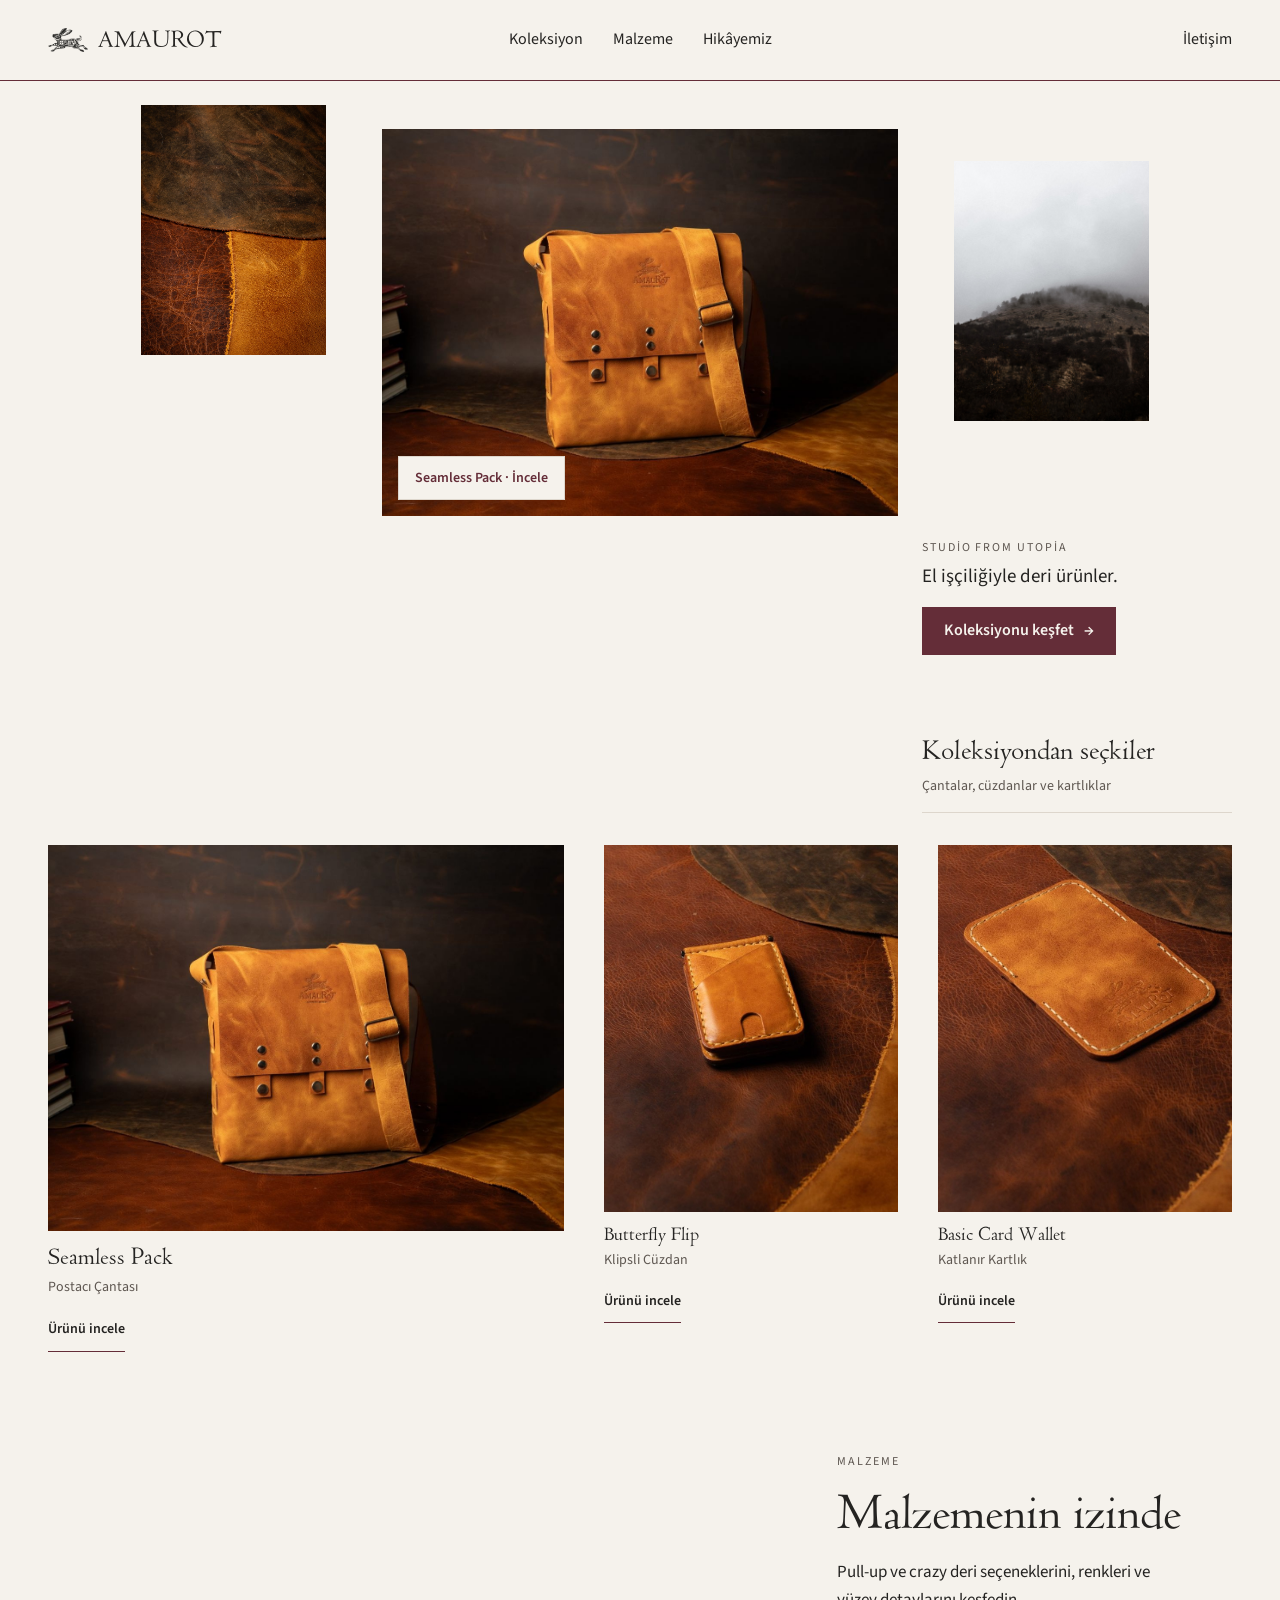
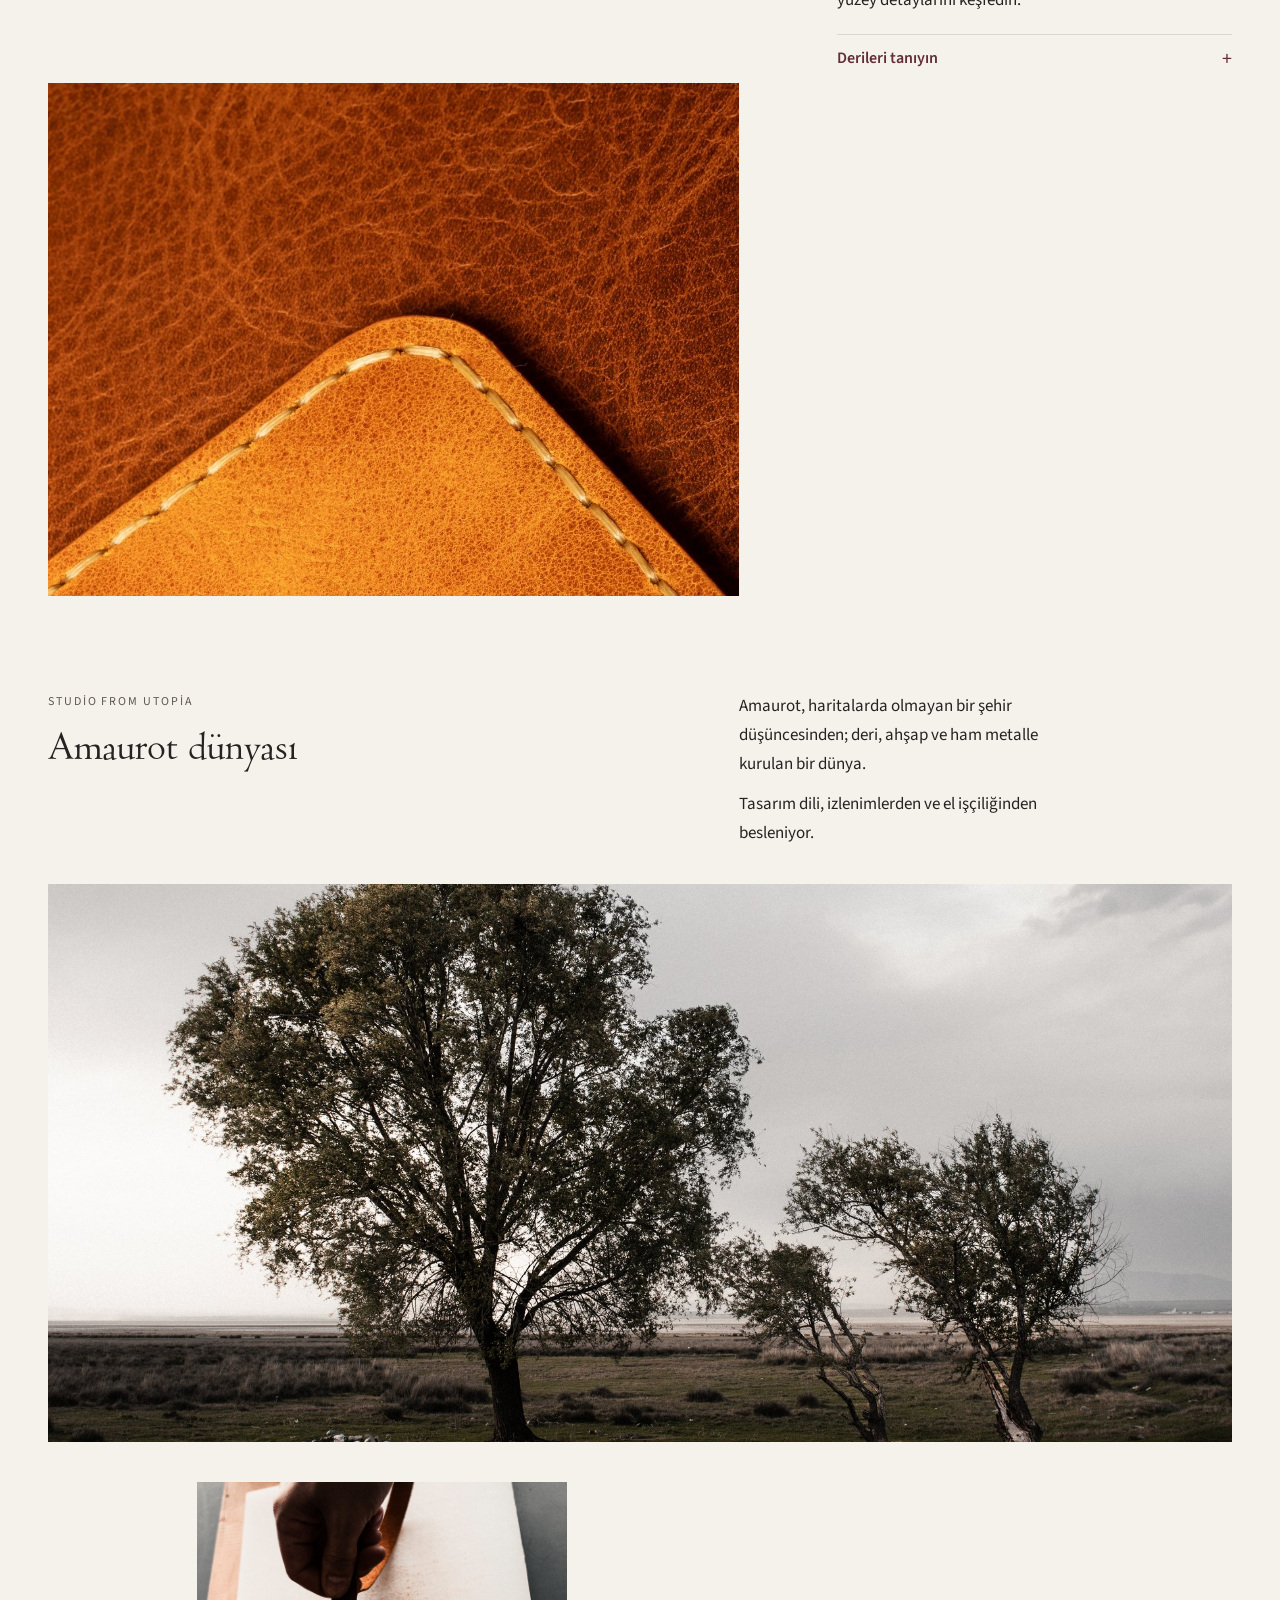
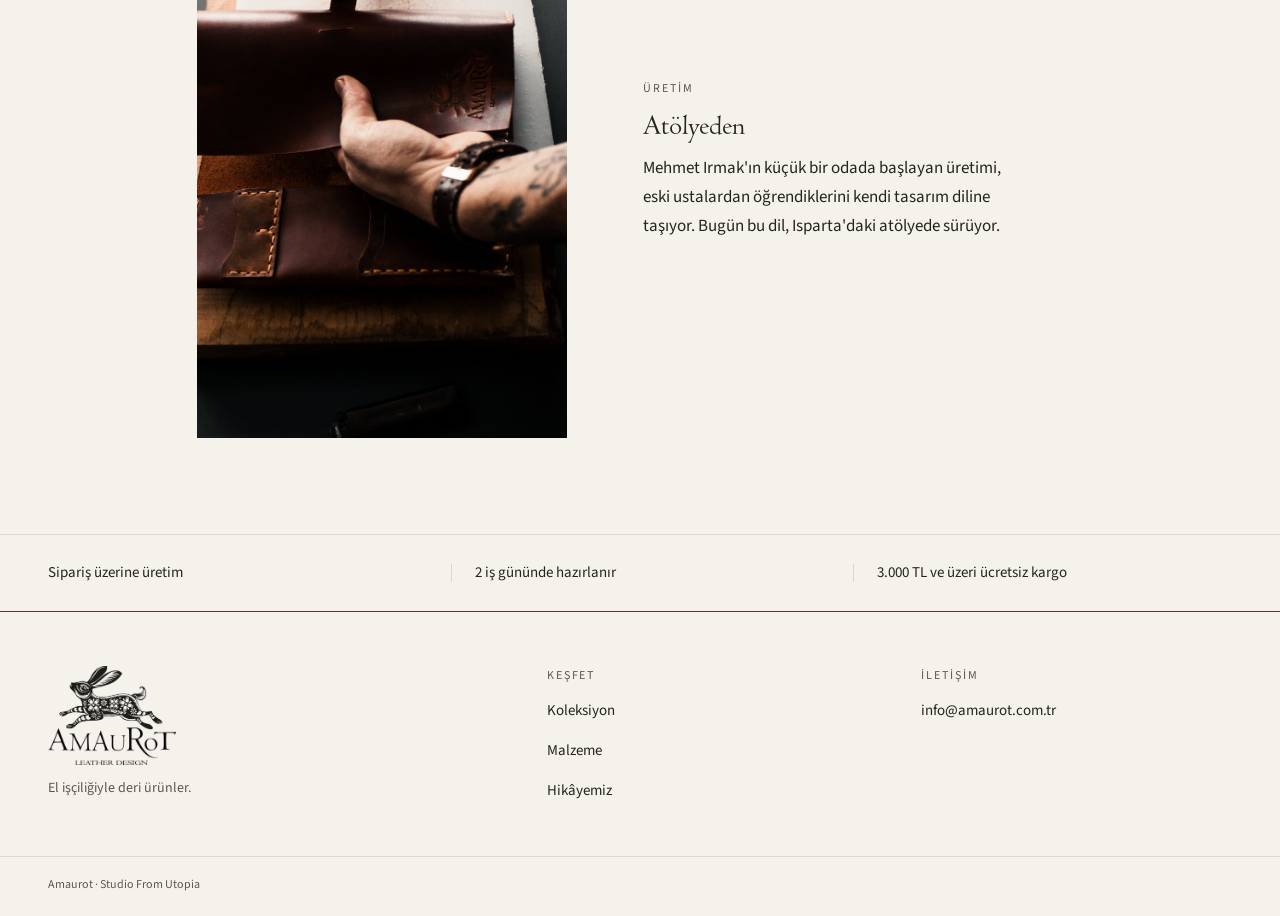
<file: _design_review/kreatif-deney-03d/index.html>
<!doctype html>
<html lang="tr">
<head>
<meta charset="utf-8">
<meta name="viewport" content="width=device-width, initial-scale=1">
<title>Amaurot — El İşçiliğiyle Deri Ürünler</title>
<meta name="description" content="Amaurot; el işçiliğiyle üretilen deri çantalar, cüzdanlar ve kartlıklar. Studio From Utopia.">
<link rel="icon" type="image/png" href="logo.png">
<link rel="stylesheet" href="stil.css">
</head>
<body>
<a class="atla" href="#icerik">İçeriğe geç</a>

<header class="ust" id="ust">
  <div class="ustIc kap">
    <a class="marka" href="index.html" aria-label="Amaurot ana sayfa">
      <img src="gorseller/tavsan.png" alt="" width="978" height="598">
      <span class="markaAd">AMAUROT</span>
    </a>
    <nav class="anaMenu" aria-label="Ana menü">
      <a href="#koleksiyon">Koleksiyon</a>
      <a href="#malzeme">Malzeme</a>
      <a href="#hikaye">Hikâyemiz</a>
    </nav>
    <nav class="sagMenu" aria-label="İletişim menüsü">
      <a href="#iletisim">İletişim</a>
    </nav>
    <button class="menuDugme" type="button" id="menuDugme" aria-expanded="false" aria-controls="mobilMenu">
      <span id="menuEtiket">Menü</span><span class="menuCizgi" aria-hidden="true"></span>
    </button>
  </div>
  <nav class="mobilMenu" id="mobilMenu" aria-label="Mobil menü" hidden>
    <a href="#koleksiyon">Koleksiyon</a>
    <a href="#malzeme">Malzeme</a>
    <a href="#hikaye">Hikâyemiz</a>
    <a href="#iletisim">İletişim</a>
  </nav>
</header>

<main id="icerik">
  <section class="sergi" id="sergi" aria-labelledby="anaBaslik">
    <div class="kap sergiIc" id="sergiIc">
      <figure class="pencere p0106">
        <div class="cerceve">
          <img id="merkezGorsel" src="gorseller/seamless-pack.jpg" alt="Seamless Pack postacı çantası, deri zemin üzerinde" width="1200" height="900">
        </div>
        <button type="button" class="rozet" data-urun="seamless">Seamless Pack · İncele</button>
      </figure>

      <div class="sergiAlt" id="sergiAlt">
        <p class="studio">Studio From Utopia</p>
        <h1 id="anaBaslik">El işçiliğiyle deri ürünler.</h1>
        <a class="btn" href="#koleksiyon" id="gitKoleksiyon">Koleksiyonu keşfet <span aria-hidden="true">→</span></a>
      </div>

      <figure class="pencere p0301">
        <img src="gorseller/deri-yuzeyleri.jpg" alt="Üst üste duran taba ve kahverengi deri yüzeyleri" width="1365" height="2048">
      </figure>
      <figure class="pencere p0285">
        <img src="gorseller/sisli-yamac.jpg" alt="Sisli bir yamacın üzerindeki ağaçlar" width="1600" height="2133">
      </figure>
    </div>
  </section>

  <section class="koleksiyon" id="koleksiyon" aria-labelledby="koleksiyonBaslik">
    <div class="kap">
      <div class="bolumUst">
        <h2 id="koleksiyonBaslik" tabindex="-1">Koleksiyondan seçkiler</h2>
        <p>Çantalar, cüzdanlar ve kartlıklar</p>
      </div>
      <div class="kGrid">
        <article class="kBuyuk" data-ilk>
          <div class="kGorsel" id="koleksiyonGorselKutu">
            <img id="koleksiyonGorsel" src="gorseller/seamless-pack.jpg" alt="Seamless Pack postacı çantası, deri zemin üzerinde" width="1200" height="900" loading="lazy" decoding="async">
          </div>
          <div class="kBigi">
            <h3>Seamless Pack</h3>
            <p class="tur">Postacı Çantası</p>
            <button type="button" class="urunDugme" data-urun="seamless">Ürünü incele</button>
          </div>
        </article>

        <article class="kKart kK1">
          <img src="gorseller/butterfly-kart.jpg" alt="Butterfly Flip klipsli cüzdan, deri zemin üzerinde" width="740" height="925" loading="lazy" decoding="async">
          <h3>Butterfly Flip</h3>
          <p class="tur">Klipsli Cüzdan</p>
          <button type="button" class="urunDugme" data-urun="butterfly">Ürünü incele</button>
        </article>

        <article class="kKart kK2">
          <img src="gorseller/basic-kart.jpg" alt="Basic Card Wallet kapalı hâlde, deri zemin üzerinde" width="780" height="975" loading="lazy" decoding="async">
          <h3>Basic Card Wallet</h3>
          <p class="tur">Katlanır Kartlık</p>
          <button type="button" class="urunDugme" data-urun="basic">Ürünü incele</button>
        </article>
      </div>
    </div>
  </section>

  <section class="malzeme" id="malzeme" aria-labelledby="malzemeBaslik">
    <div class="kap malzemeIc">
      <div class="malzemeMetin">
        <p class="etiket">Malzeme</p>
        <h2 id="malzemeBaslik">Malzemenin izinde</h2>
        <p>Pull-up ve crazy deri seçeneklerini, renkleri ve yüzey detaylarını keşfedin.</p>
        <details class="deriDetay" id="deriDetay">
          <summary>Derileri tanıyın</summary>
          <div class="deriIc">
            <ul class="deriListe">
              <li>Pull-up bordo</li>
              <li>Pull-up camel</li>
              <li>Pull-up taba</li>
              <li>Crazy taba</li>
              <li>Crazy camel</li>
            </ul>
            <p class="deriNot">Bu beş seçenek tüm modellerde sunulur. Aynı modelde deri ve renk seçimi fiyatı değiştirmez.</p>
          </div>
        </details>
      </div>
      <figure class="malzemeGorsel">
        <img src="gorseller/deri-doku.jpg" alt="Deri yüzeyinde dikiş ve doku yakın planı" width="1200" height="2133" loading="lazy" decoding="async">
      </figure>
    </div>
  </section>

  <section class="hikaye" id="hikaye" aria-labelledby="hikayeBaslik">
    <div class="kap">
      <div class="hikayeUst">
        <div class="hikayeBaslikAlan">
          <p class="etiket">Studio From Utopia</p>
          <h2 id="hikayeBaslik">Amaurot dünyası</h2>
        </div>
        <div class="hikayeMetin">
          <p>Amaurot, haritalarda olmayan bir şehir düşüncesinden; deri, ahşap ve ham metalle kurulan bir dünya.</p>
          <p>Tasarım dili, izlenimlerden ve el işçiliğinden besleniyor.</p>
        </div>
      </div>
      <figure class="hikayeGorsel">
        <img src="gorseller/amaurot-dunyasi.jpg" alt="Açık arazide, bulutlu gökyüzü altında iki ağaç" width="1800" height="1198" loading="lazy" decoding="async">
      </figure>
    </div>
  </section>

  <section class="atolye" aria-labelledby="atolyeBaslik">
    <div class="kap atolyeIc">
      <figure class="atolyeGorsel">
        <img src="gorseller/eller-yapim.jpg" alt="Elde tutulan deri parçası, tezgâhta çalışan eller" width="1600" height="2404" loading="lazy" decoding="async">
      </figure>
      <div class="atolyeMetin">
        <p class="etiket">Üretim</p>
        <h2 id="atolyeBaslik">Atölyeden</h2>
        <p>Mehmet Irmak'ın küçük bir odada başlayan üretimi, eski ustalardan öğrendiklerini kendi tasarım diline taşıyor. Bugün bu dil, Isparta'daki atölyede sürüyor.</p>
      </div>
    </div>
  </section>

  <section class="hizmet" aria-label="Hizmet bilgileri">
    <div class="kap hizmetIc">
      <p>Sipariş üzerine üretim</p>
      <p>2 iş gününde hazırlanır</p>
      <p>3.000 TL ve üzeri ücretsiz kargo</p>
    </div>
  </section>
</main>

<footer class="alt" id="iletisim">
  <div class="kap altIc">
    <div class="altMarka">
      <img src="logo.png" alt="Amaurot" width="1200" height="927">
      <p>El işçiliğiyle deri ürünler.</p>
    </div>
    <nav class="altMenu" aria-label="Alt menü">
      <p class="altBaslik">Keşfet</p>
      <a href="#koleksiyon">Koleksiyon</a>
      <a href="#malzeme">Malzeme</a>
      <a href="#hikaye">Hikâyemiz</a>
    </nav>
    <div class="altIletisim">
      <p class="altBaslik">İletişim</p>
      <a href="mailto:info@amaurot.com.tr">info@amaurot.com.tr</a>
    </div>
  </div>
  <div class="kap altCizgi"><p>Amaurot · Studio From Utopia</p></div>
</footer>

<dialog id="urunDiyalog" aria-labelledby="dUrunAd">
  <div class="dIc">
    <div class="dUst">
      <span>Amaurot · Studio From Utopia</span>
      <button type="button" class="dKapat" id="dKapat">Kapat</button>
    </div>
    <div class="dGovde">
      <img id="dGorsel" src="gorseller/seamless-pack.jpg" alt="" width="1200" height="900">
      <div class="dMetin">
        <h2 id="dUrunAd">Seamless Pack</h2>
        <p class="tur" id="dTur">Postacı Çantası</p>
        <p id="dAciklama"></p>
        <p class="dMarka">El işçiliğiyle deri ürünler</p>
      </div>
    </div>
  </div>
</dialog>

<script src="betik.js"></script>
</body>
</html>
</file>
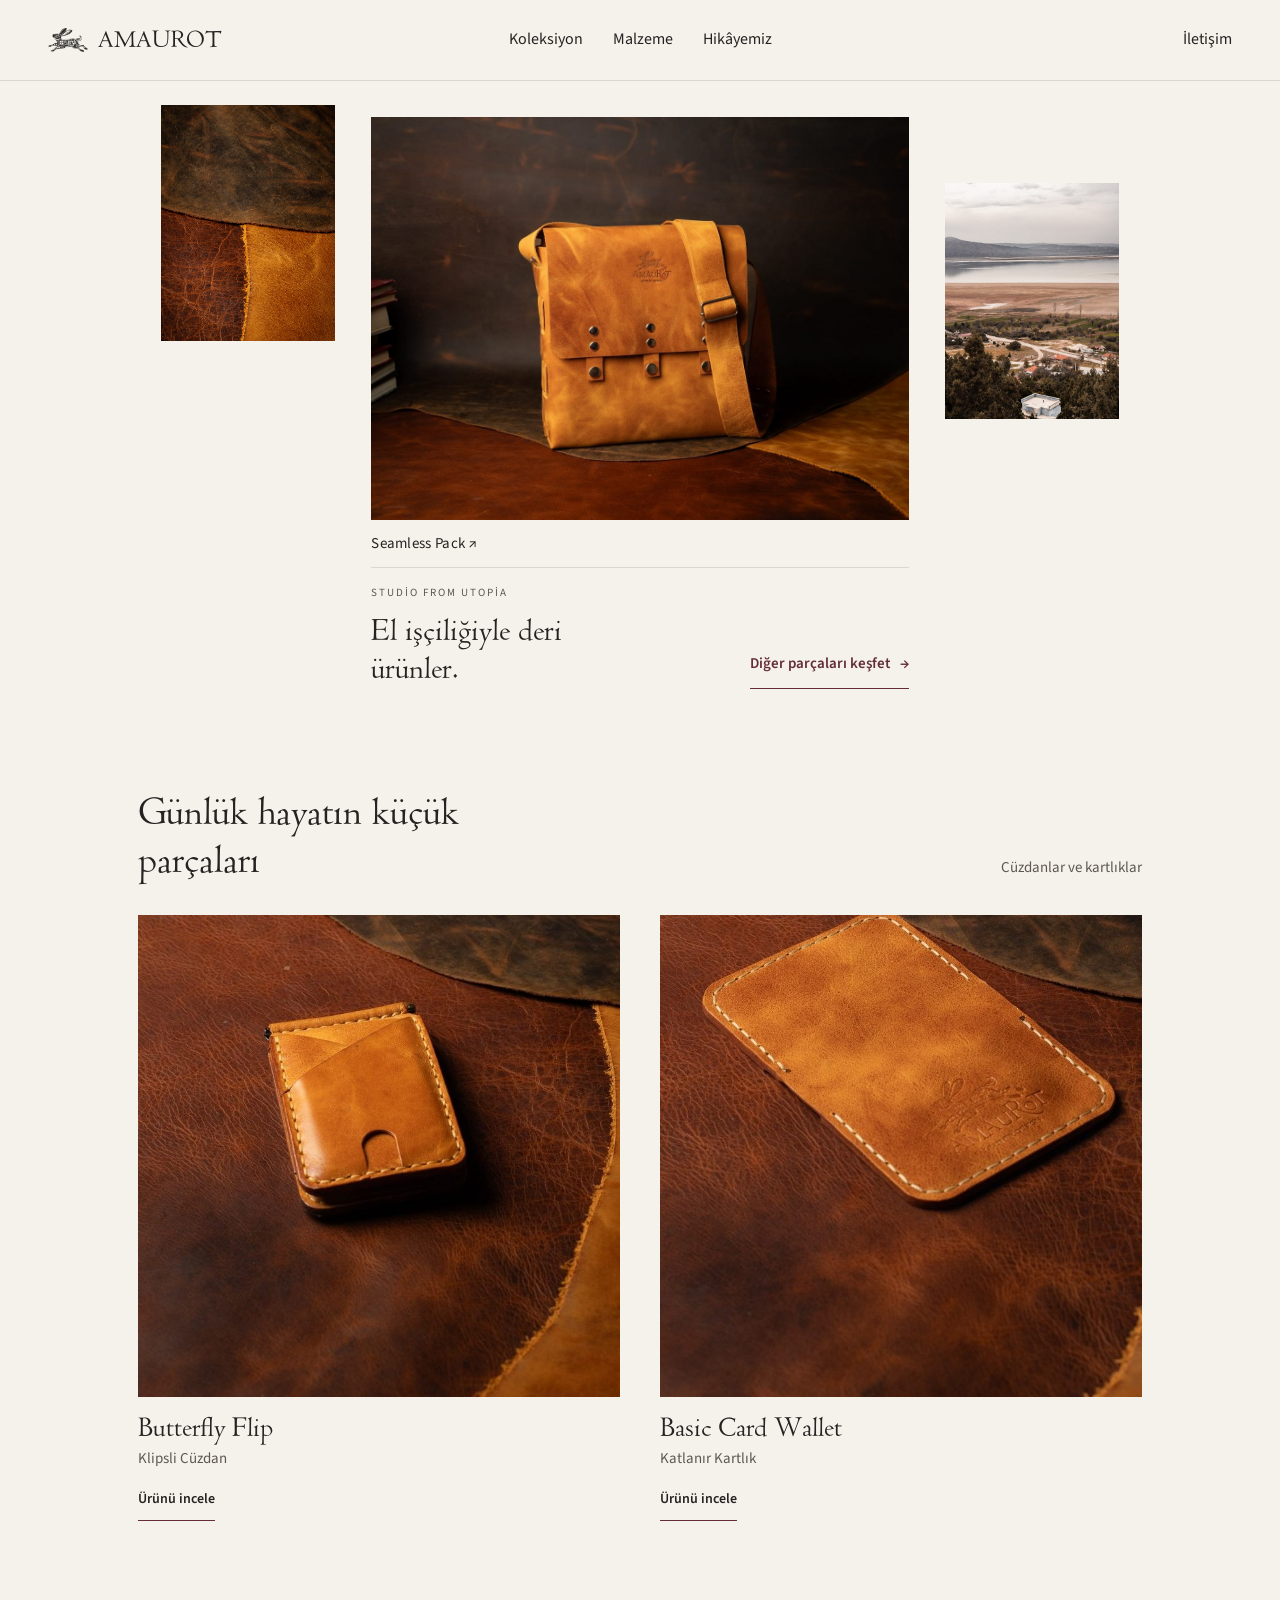
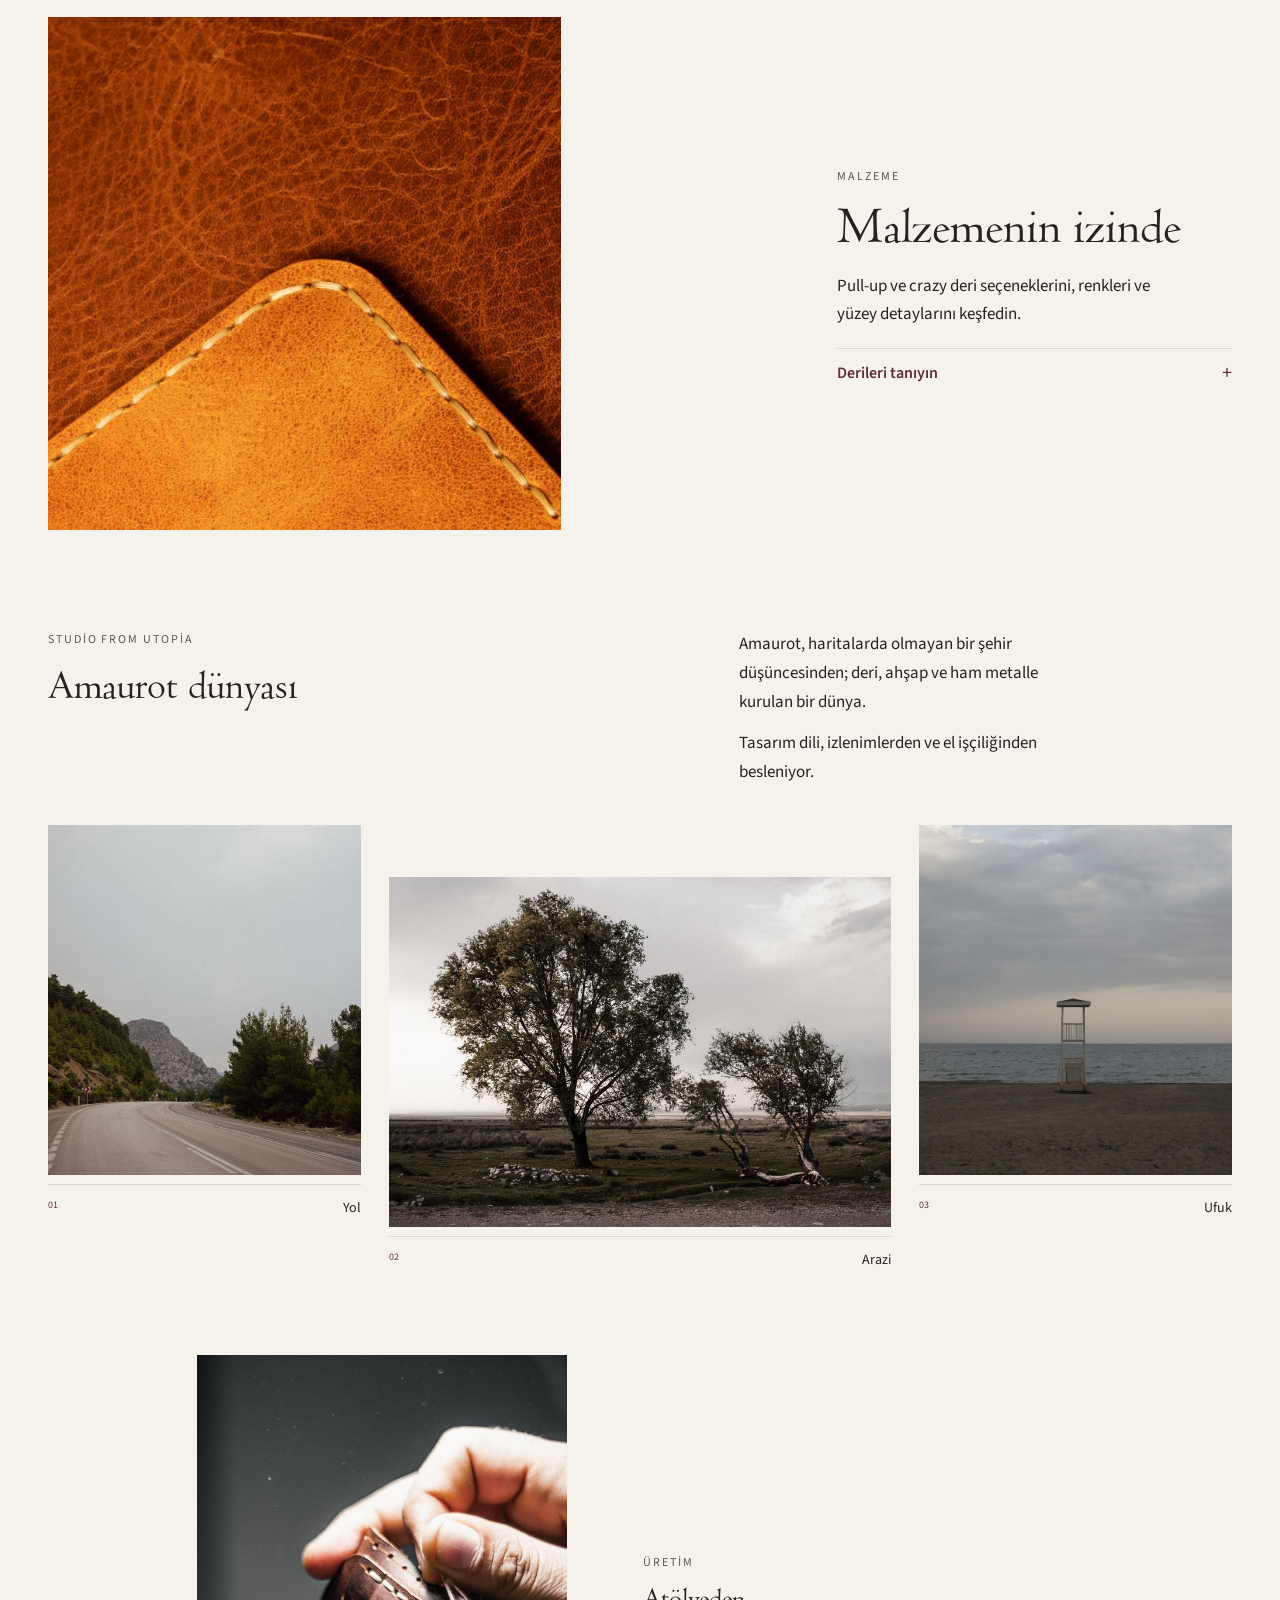
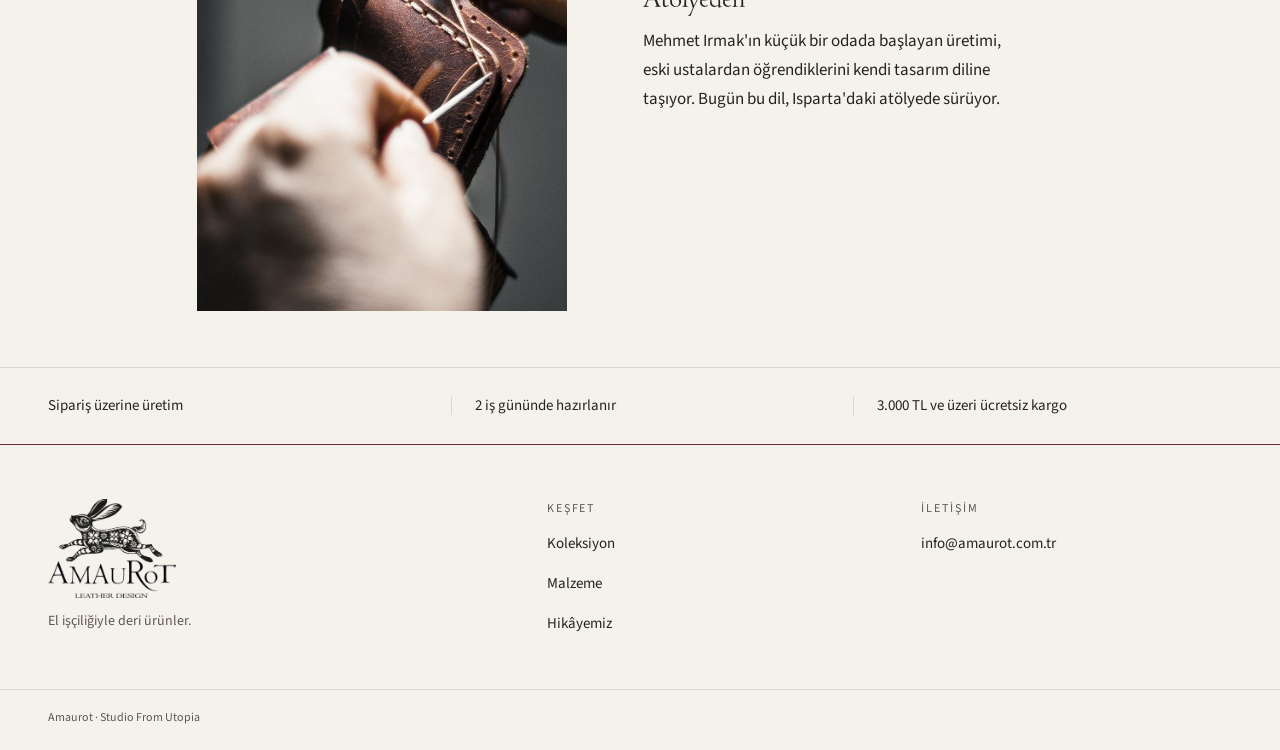
<file: _design_review/kreatif-deney-03e/index.html>
<!doctype html>
<html lang="tr">
<head>
<meta charset="utf-8">
<meta name="viewport" content="width=device-width, initial-scale=1">
<title>Amaurot — El İşçiliğiyle Deri Ürünler</title>
<meta name="description" content="Amaurot; el işçiliğiyle üretilen deri çantalar, cüzdanlar ve kartlıklar. Studio From Utopia.">
<link rel="icon" type="image/png" href="../kreatif-deney-03d/logo.png">
<link rel="stylesheet" href="stil.css">
</head>
<body>
<a class="atla" href="#icerik">İçeriğe geç</a>

<header class="ust" id="ust">
  <div class="ustIc kap">
    <a class="marka" href="index.html" aria-label="Amaurot ana sayfa">
      <img src="../kreatif-deney-03d/gorseller/tavsan.png" alt="" width="978" height="598">
      <span class="markaAd">AMAUROT</span>
    </a>
    <nav class="anaMenu" aria-label="Ana menü">
      <a href="#koleksiyon">Koleksiyon</a>
      <a href="#malzeme">Malzeme</a>
      <a href="#hikaye">Hikâyemiz</a>
    </nav>
    <nav class="sagMenu" aria-label="İletişim menüsü">
      <a href="#iletisim">İletişim</a>
    </nav>
    <button class="menuDugme" type="button" id="menuDugme" aria-expanded="false" aria-controls="mobilMenu">
      <span id="menuEtiket">Menü</span><span class="menuCizgi" aria-hidden="true"></span>
    </button>
  </div>
  <nav class="mobilMenu" id="mobilMenu" aria-label="Mobil menü" hidden>
    <a href="#koleksiyon">Koleksiyon</a>
    <a href="#malzeme">Malzeme</a>
    <a href="#hikaye">Hikâyemiz</a>
    <a href="#iletisim">İletişim</a>
  </nav>
</header>

<main id="icerik">
  <section class="sergi" id="sergi" aria-labelledby="anaBaslik">
    <div class="kap sergiIc" id="sergiIc">
      <figure class="pencere p0106">
        <div class="cerceve">
          <img id="merkezGorsel" src="../kreatif-deney-03d/gorseller/seamless-pack.jpg" alt="Seamless Pack postacı çantası, deri zemin üzerinde" width="1200" height="900">
        </div>
        <button type="button" class="rozet" data-urun="seamless">Seamless Pack  ↗</button>
      </figure>

      <div class="sergiAlt" id="sergiAlt">
        <p class="studio">Studio From Utopia</p>
        <h1 id="anaBaslik">El işçiliğiyle deri ürünler.</h1>
        <a class="btn" href="#koleksiyon" id="gitKoleksiyon">Diğer parçaları keşfet <span aria-hidden="true">→</span></a>
      </div>

      <figure class="pencere p0301">
        <img src="../kreatif-deney-03d/gorseller/deri-yuzeyleri.jpg" alt="Üst üste duran taba ve kahverengi deri yüzeyleri" width="1365" height="2048">
      </figure>
      <figure class="pencere p0285">
        <img src="gorseller/gol.jpg" alt="Bulutlu gökyüzünün altında göl ve toprak kıyısı" width="562" height="1000">
      </figure>
    </div>
  </section>

  <section class="koleksiyon" id="koleksiyon" aria-labelledby="koleksiyonBaslik">
    <div class="kap">
      <div class="bolumUst">
        <h2 id="koleksiyonBaslik" tabindex="-1">Günlük hayatın küçük parçaları</h2>
        <p>Cüzdanlar ve kartlıklar</p>
      </div>
      <div class="kGrid">
<article class="kKart kK1">
          <img src="../kreatif-deney-03d/gorseller/butterfly-kart.jpg" alt="Butterfly Flip klipsli cüzdan, deri zemin üzerinde" width="740" height="925" loading="lazy" decoding="async">
          <h3>Butterfly Flip</h3>
          <p class="tur">Klipsli Cüzdan</p>
          <button type="button" class="urunDugme" data-urun="butterfly">Ürünü incele</button>
        </article>

        <article class="kKart kK2">
          <img src="../kreatif-deney-03d/gorseller/basic-kart.jpg" alt="Basic Card Wallet kapalı hâlde, deri zemin üzerinde" width="780" height="975" loading="lazy" decoding="async">
          <h3>Basic Card Wallet</h3>
          <p class="tur">Katlanır Kartlık</p>
          <button type="button" class="urunDugme" data-urun="basic">Ürünü incele</button>
        </article>
      </div>
    </div>
  </section>

  <section class="malzeme" id="malzeme" aria-labelledby="malzemeBaslik">
    <div class="kap malzemeIc">
      <div class="malzemeMetin">
        <p class="etiket">Malzeme</p>
        <h2 id="malzemeBaslik">Malzemenin izinde</h2>
        <p>Pull-up ve crazy deri seçeneklerini, renkleri ve yüzey detaylarını keşfedin.</p>
        <details class="deriDetay" id="deriDetay">
          <summary>Derileri tanıyın</summary>
          <div class="deriIc">
            <ul class="deriListe">
              <li>Pull-up bordo</li>
              <li>Pull-up camel</li>
              <li>Pull-up taba</li>
              <li>Crazy taba</li>
              <li>Crazy camel</li>
            </ul>
            <p class="deriNot">Bu beş seçenek tüm modellerde sunulur. Aynı modelde deri ve renk seçimi fiyatı değiştirmez.</p>
          </div>
        </details>
      </div>
      <figure class="malzemeGorsel">
        <img src="../kreatif-deney-03d/gorseller/deri-doku.jpg" alt="Deri yüzeyinde dikiş ve doku yakın planı" width="1200" height="2133" loading="lazy" decoding="async">
      </figure>
    </div>
  </section>

  <section class="hikaye" id="hikaye" aria-labelledby="hikayeBaslik">
    <div class="kap">
      <div class="hikayeUst">
        <div class="hikayeBaslikAlan">
          <p class="etiket">Studio From Utopia</p>
          <h2 id="hikayeBaslik">Amaurot dünyası</h2>
        </div>
        <div class="hikayeMetin">
          <p>Amaurot, haritalarda olmayan bir şehir düşüncesinden; deri, ahşap ve ham metalle kurulan bir dünya.</p>
          <p>Tasarım dili, izlenimlerden ve el işçiliğinden besleniyor.</p>
        </div>
      </div>
      <div class="arsivSerisi" aria-label="Amaurot görsel arşivinden bir seçki">
        <figure><img src="gorseller/yol.jpg" alt="Ağaçların arasından dağlara uzanan boş bir yol" width="562" height="1000" loading="lazy" decoding="async"><figcaption><span>01</span> Yol</figcaption></figure>
        <figure><img src="../kreatif-deney-03d/gorseller/amaurot-dunyasi.jpg" alt="Açık arazide, bulutlu gökyüzü altında iki ağaç" width="1800" height="1198" loading="lazy" decoding="async"><figcaption><span>02</span> Arazi</figcaption></figure>
        <figure><img src="gorseller/ufuk.jpg" alt="Deniz kıyısında boş bir gözetleme platformu ve bulutlu ufuk" width="787" height="1400" loading="lazy" decoding="async"><figcaption><span>03</span> Ufuk</figcaption></figure>
      </div>
    </div>
  </section>

  <section class="atolye" aria-labelledby="atolyeBaslik">
    <div class="kap atolyeIc">
      <figure class="atolyeGorsel">
        <img src="gorseller/dikim.jpg" alt="Deri parçaya iğne ve iplikle dikiş atan eller" width="562" height="1000" loading="lazy" decoding="async">
      </figure>
      <div class="atolyeMetin">
        <p class="etiket">Üretim</p>
        <h2 id="atolyeBaslik">Atölyeden</h2>
        <p>Mehmet Irmak'ın küçük bir odada başlayan üretimi, eski ustalardan öğrendiklerini kendi tasarım diline taşıyor. Bugün bu dil, Isparta'daki atölyede sürüyor.</p>
      </div>
    </div>
  </section>

  <section class="hizmet" aria-label="Hizmet bilgileri">
    <div class="kap hizmetIc">
      <p>Sipariş üzerine üretim</p>
      <p>2 iş gününde hazırlanır</p>
      <p>3.000 TL ve üzeri ücretsiz kargo</p>
    </div>
  </section>
</main>

<footer class="alt" id="iletisim">
  <div class="kap altIc">
    <div class="altMarka">
      <img src="../kreatif-deney-03d/logo.png" alt="Amaurot" width="1200" height="927">
      <p>El işçiliğiyle deri ürünler.</p>
    </div>
    <nav class="altMenu" aria-label="Alt menü">
      <p class="altBaslik">Keşfet</p>
      <a href="#koleksiyon">Koleksiyon</a>
      <a href="#malzeme">Malzeme</a>
      <a href="#hikaye">Hikâyemiz</a>
    </nav>
    <div class="altIletisim">
      <p class="altBaslik">İletişim</p>
      <a href="mailto:info@amaurot.com.tr">info@amaurot.com.tr</a>
    </div>
  </div>
  <div class="kap altCizgi"><p>Amaurot · Studio From Utopia</p></div>
</footer>

<dialog id="urunDiyalog" aria-labelledby="dUrunAd">
  <div class="dIc">
    <div class="dUst">
      <span>Amaurot · Studio From Utopia</span>
      <button type="button" class="dKapat" id="dKapat">Kapat</button>
    </div>
    <div class="dGovde">
      <img id="dGorsel" src="../kreatif-deney-03d/gorseller/seamless-pack.jpg" alt="" width="1200" height="900">
      <div class="dMetin">
        <h2 id="dUrunAd">Seamless Pack</h2>
        <p class="tur" id="dTur">Postacı Çantası</p>
        <p id="dAciklama"></p>
        <p class="dMarka">El işçiliğiyle deri ürünler</p>
      </div>
    </div>
  </div>
</dialog>

<script src="betik.js"></script>
</body>
</html>
</file>
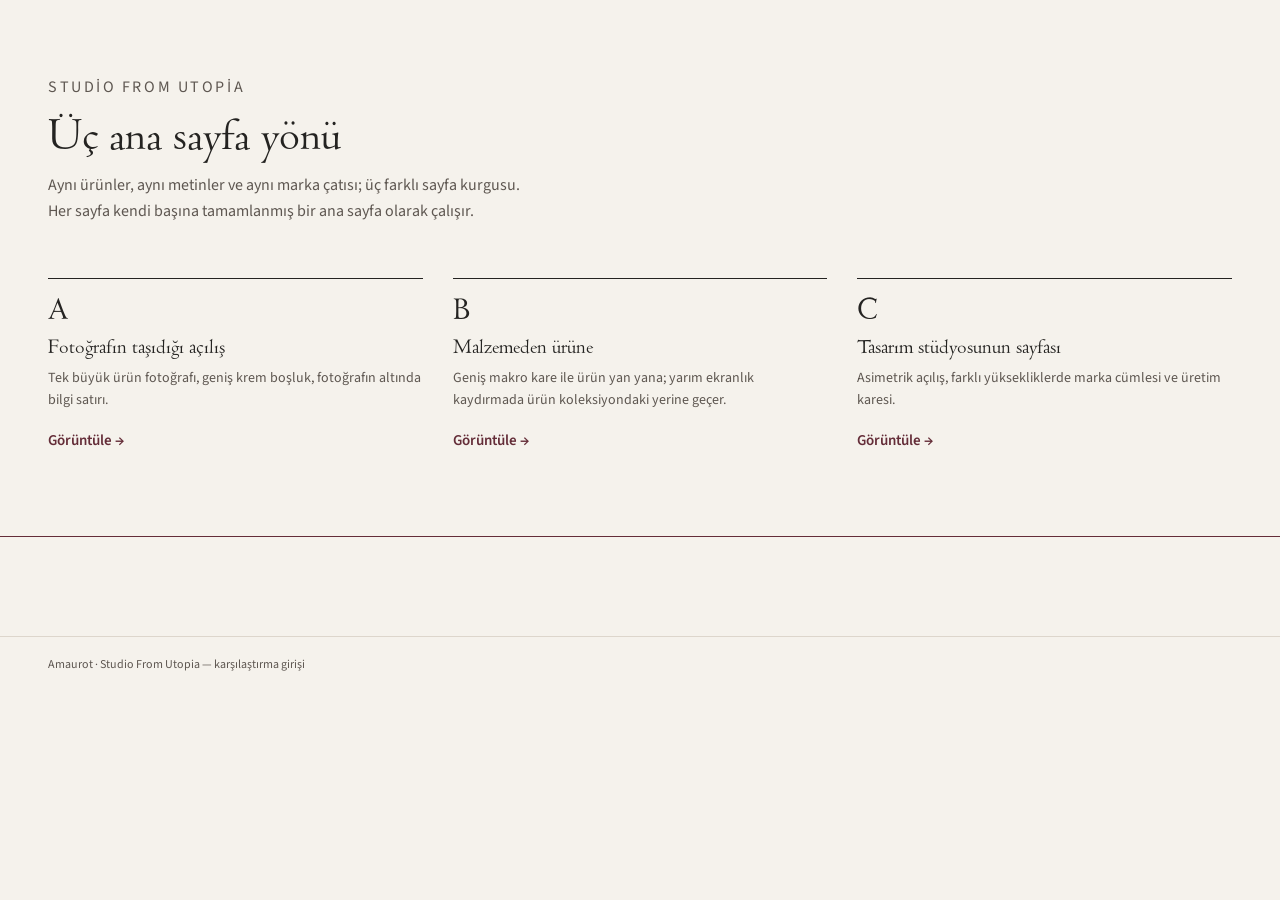
<file: _design_review/kreatif-deney-04/index.html>
<!doctype html>
<html lang="tr">
<head>
<meta charset="utf-8">
<meta name="viewport" content="width=device-width, initial-scale=1">
<title>Amaurot — Üç ana sayfa yönü</title>
<link rel="icon" type="image/png" href="logo.png">
<link rel="stylesheet" href="temel.css">
<style>
  .giris{padding-block:clamp(32px,7svh,72px) clamp(28px,6svh,56px)}
  .giris h1{font-size:clamp(2rem,4vw,3rem);line-height:1.05;margin-top:10px;max-width:24ch}
  .giris p{font-size:16px;color:var(--yardimci);margin-top:12px;max-width:60ch}
  .secenekler{
    display:grid;grid-template-columns:repeat(3,minmax(0,1fr));
    gap:clamp(18px,2.4vw,30px);padding-bottom:clamp(40px,8svh,80px);
  }
  .secenek{
    display:flex;flex-direction:column;gap:8px;
    border-top:1px solid var(--murekkep);padding-top:14px;
    text-decoration:none;min-height:100%;
  }
  .secenek .harf{font-family:var(--serif);font-size:34px;line-height:1}
  .secenek .ad{font-family:var(--serif);font-size:22px;line-height:1.15}
  .secenek .aciklama{font-size:14px;color:var(--yardimci);line-height:1.55}
  .secenek .git{margin-top:auto;border-bottom:0;color:var(--bordo)}
  .secenek:hover .ad{color:var(--bordo)}
  @media (max-width:760px){
    .secenekler{grid-template-columns:1fr;gap:22px}
    .secenek .git{margin-top:6px}
  }
</style>
</head>
<body>
<main>
  <section class="giris">
    <div class="kap">
      <p class="etiket">Studio From Utopia</p>
      <h1>Üç ana sayfa yönü</h1>
      <p>Aynı ürünler, aynı metinler ve aynı marka çatısı; üç farklı sayfa kurgusu. Her sayfa kendi başına tamamlanmış bir ana sayfa olarak çalışır.</p>
    </div>
  </section>

  <section aria-label="Yönler">
    <div class="kap secenekler">
      <a class="secenek" href="a-fotograf.html">
        <span class="harf">A</span>
        <span class="ad">Fotoğrafın taşıdığı açılış</span>
        <span class="aciklama">Tek büyük ürün fotoğrafı, geniş krem boşluk, fotoğrafın altında bilgi satırı.</span>
        <span class="git">Görüntüle →</span>
      </a>
      <a class="secenek" href="b-malzeme.html">
        <span class="harf">B</span>
        <span class="ad">Malzemeden ürüne</span>
        <span class="aciklama">Geniş makro kare ile ürün yan yana; yarım ekranlık kaydırmada ürün koleksiyondaki yerine geçer.</span>
        <span class="git">Görüntüle →</span>
      </a>
      <a class="secenek" href="c-studyo.html">
        <span class="harf">C</span>
        <span class="ad">Tasarım stüdyosunun sayfası</span>
        <span class="aciklama">Asimetrik açılış, farklı yüksekliklerde marka cümlesi ve üretim karesi.</span>
        <span class="git">Görüntüle →</span>
      </a>
    </div>
  </section>
</main>

<footer class="alt">
  <div class="kap altCizgi"><p>Amaurot · Studio From Utopia — karşılaştırma girişi</p></div>
</footer>
</body>
</html>
</file>
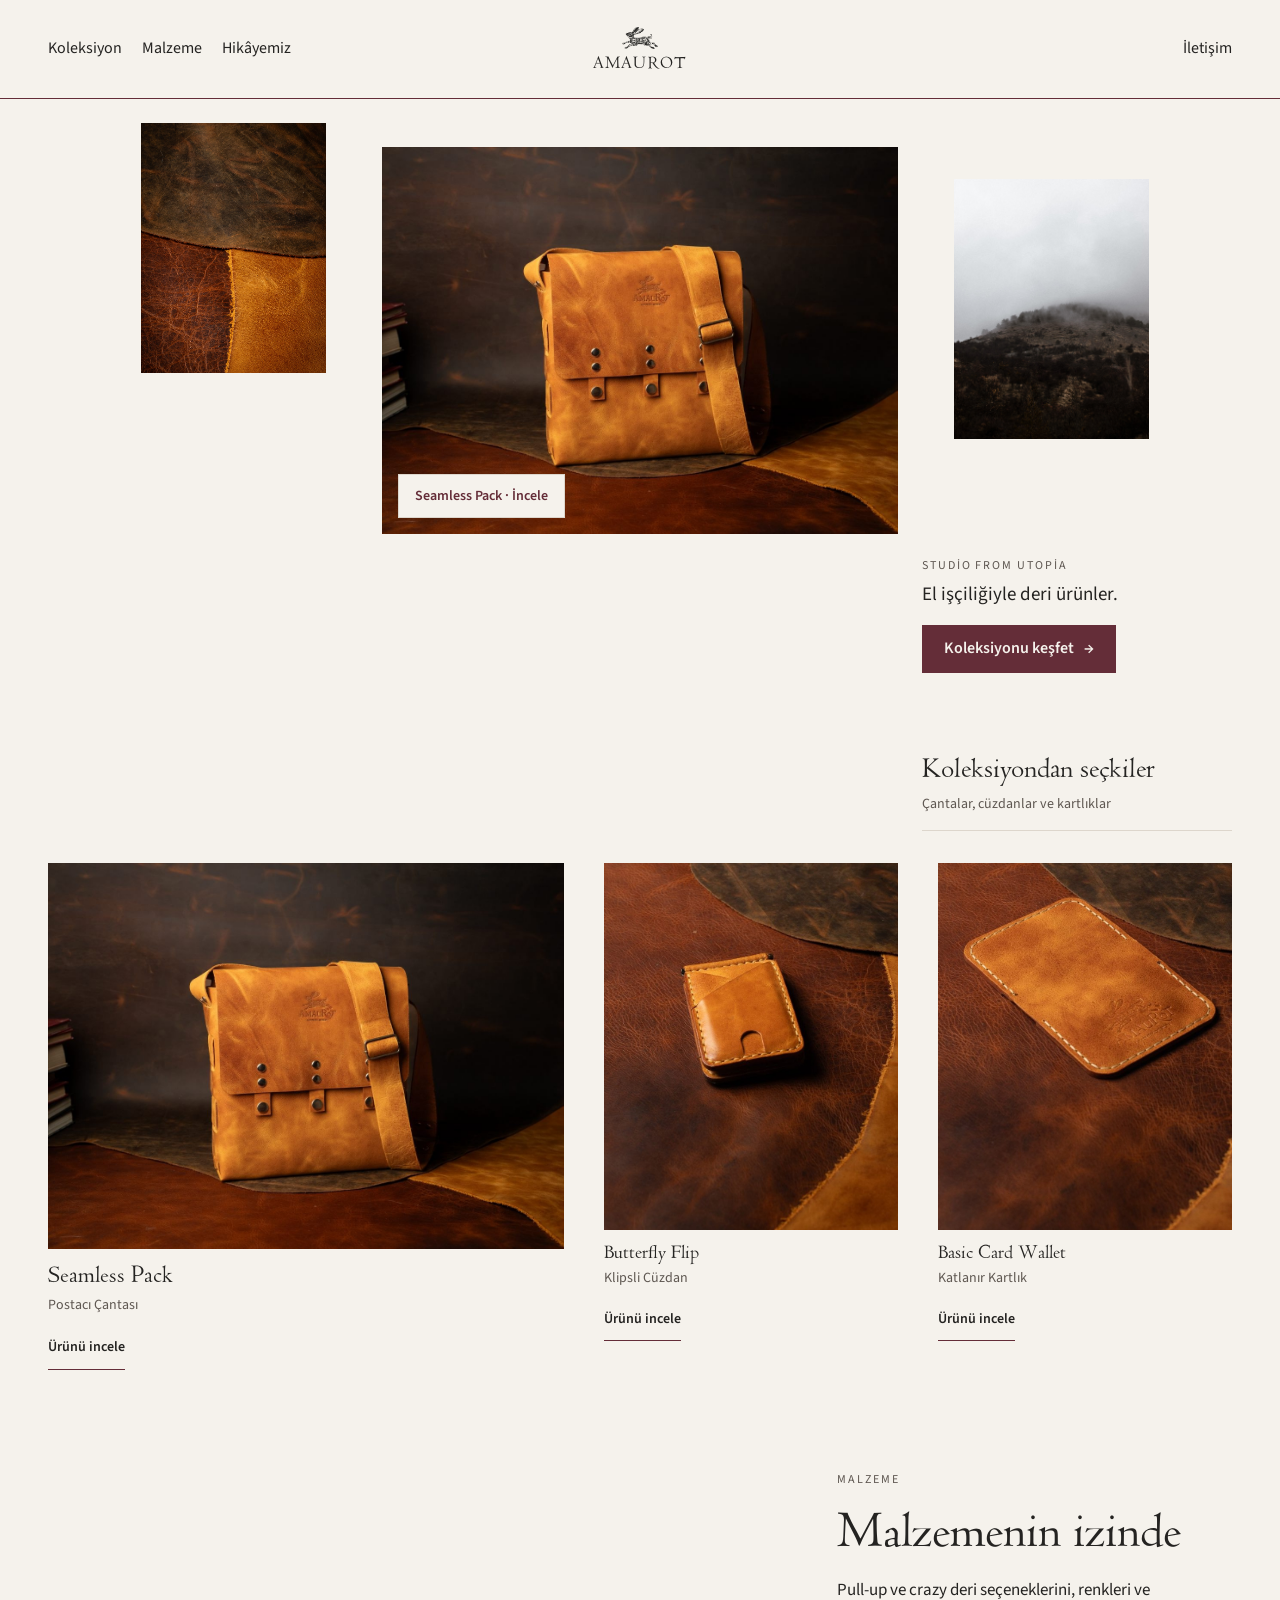
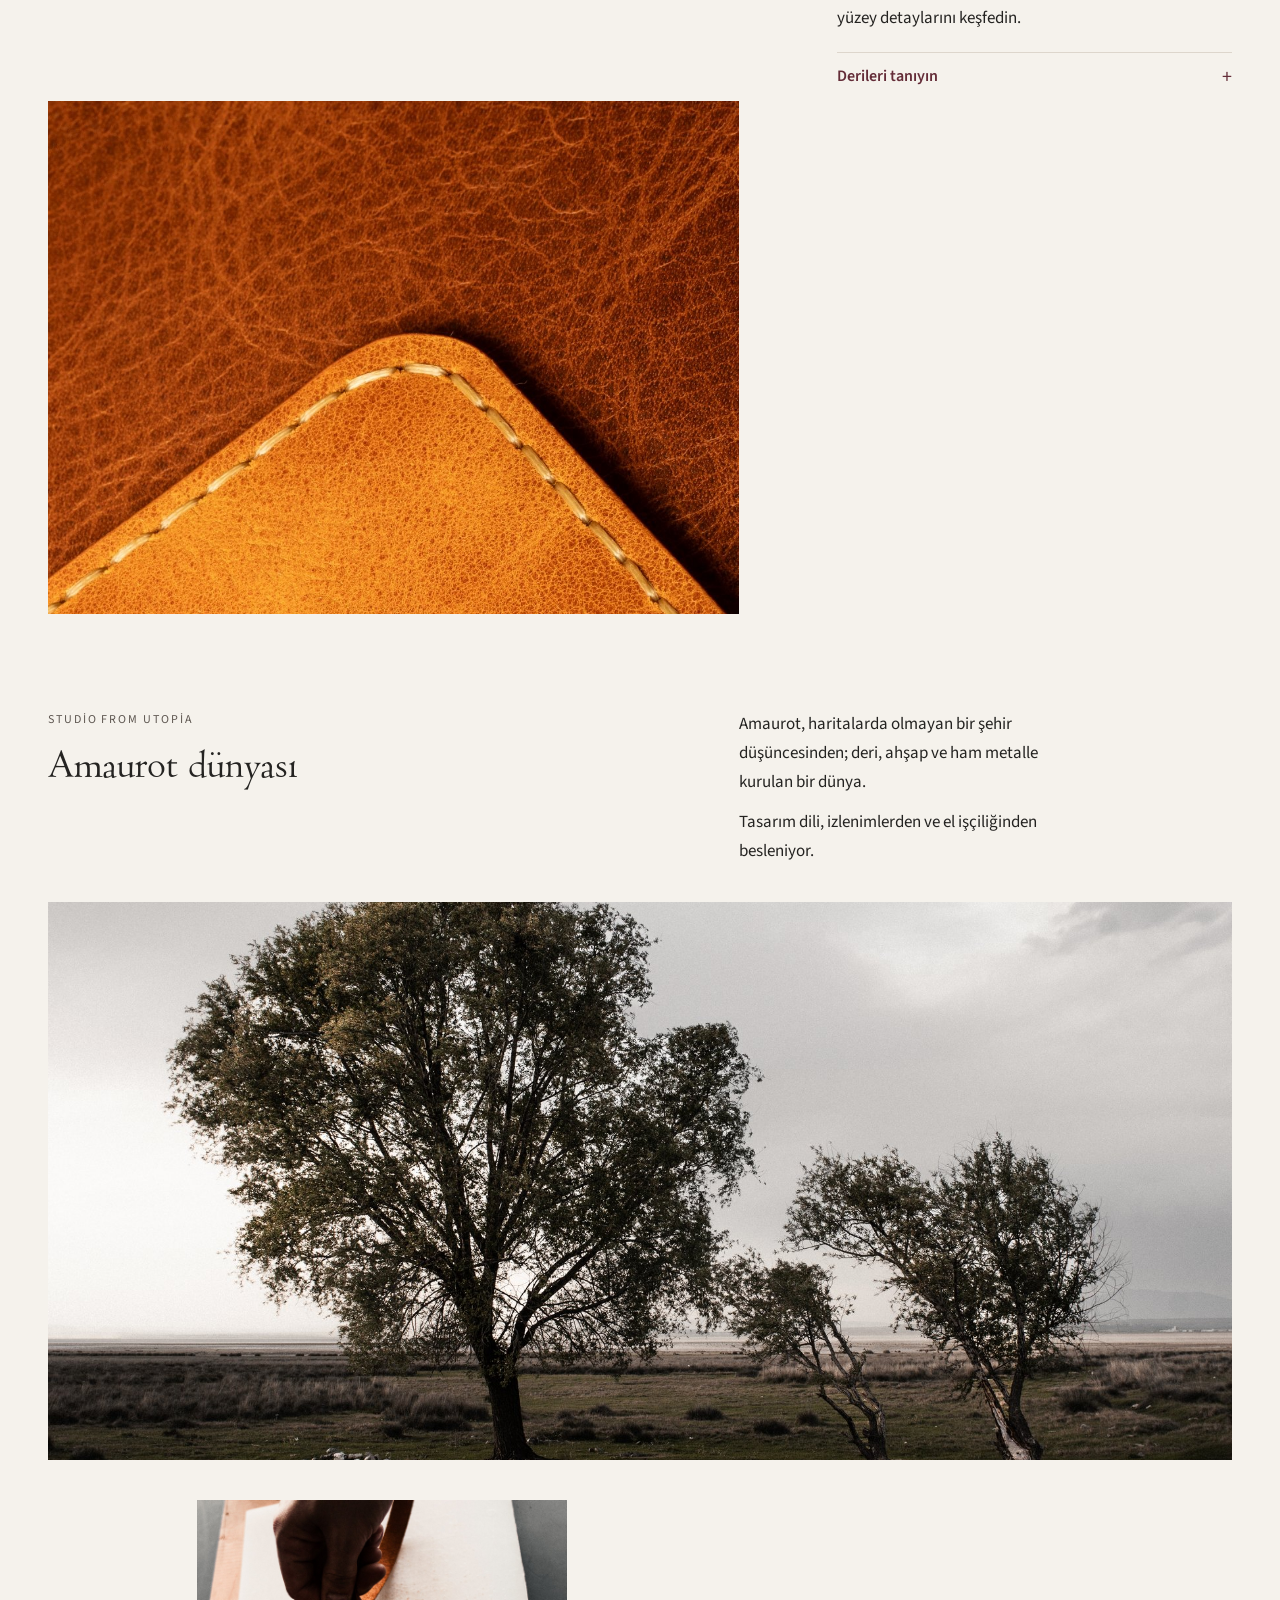
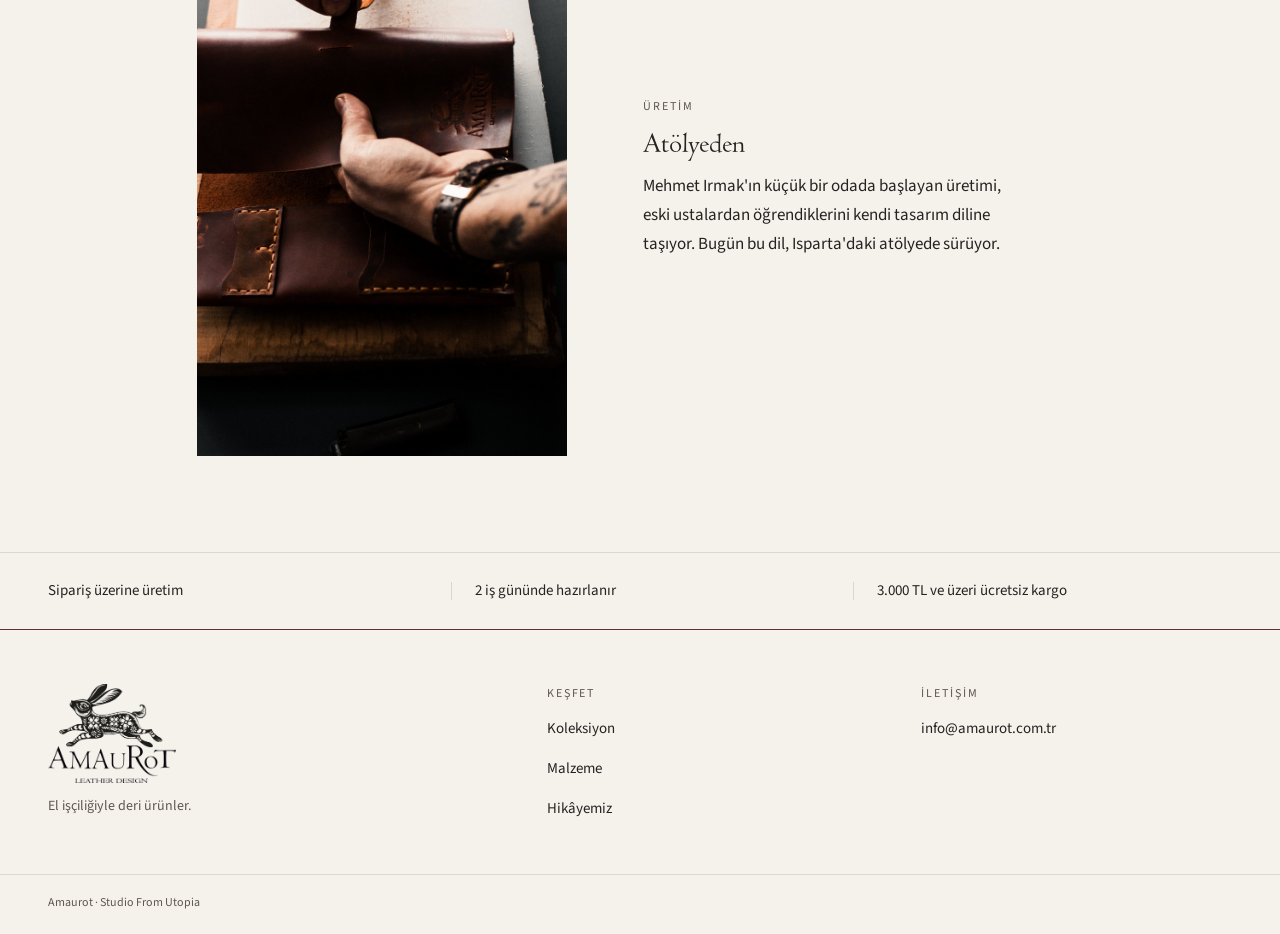
<file: _design_review/navbar-karari/index.html>
<!doctype html>
<html lang="tr">
<head>
<meta charset="utf-8">
<meta name="viewport" content="width=device-width, initial-scale=1">
<meta name="robots" content="noindex"><title>Amaurot — El İşçiliğiyle Deri Ürünler</title>
<meta name="description" content="Amaurot; el işçiliğiyle üretilen deri çantalar, cüzdanlar ve kartlıklar. Studio From Utopia.">
<link rel="icon" type="image/png" href="../kreatif-deney-03d/logo.png">
<link rel="stylesheet" href="stil.css">
</head>
<body>
<a class="atla" href="#icerik">İçeriğe geç</a>

<header class="ust" id="ust">
  <div class="ustIc kap">
    <a class="marka" href="index.html" aria-label="Amaurot ana sayfa">
      <img src="../kreatif-deney-03d/gorseller/tavsan.png" alt="" width="978" height="598">
      <span class="markaAd">AMAUROT</span>
    </a>
    <nav class="anaMenu" aria-label="Ana menü">
      <a href="#koleksiyon">Koleksiyon</a>
      <a href="#malzeme">Malzeme</a>
      <a href="#hikaye">Hikâyemiz</a>
    </nav>
    <nav class="sagMenu" aria-label="İletişim menüsü">
      <a href="#iletisim">İletişim</a>
    </nav>
    <button class="menuDugme" type="button" id="menuDugme" aria-expanded="false" aria-controls="mobilMenu">
      <span id="menuEtiket">Menü</span><span class="menuCizgi" aria-hidden="true"></span>
    </button>
  </div>
  <nav class="mobilMenu" id="mobilMenu" aria-label="Mobil menü" hidden>
    <a href="#koleksiyon">Koleksiyon</a>
    <a href="#malzeme">Malzeme</a>
    <a href="#hikaye">Hikâyemiz</a>
    <a href="#iletisim">İletişim</a>
  </nav>
</header>

<main id="icerik">
  <section class="sergi" id="sergi" aria-labelledby="anaBaslik">
    <div class="kap sergiIc" id="sergiIc">
      <figure class="pencere p0106">
        <div class="cerceve">
          <img id="merkezGorsel" src="../kreatif-deney-03d/gorseller/seamless-pack.jpg" alt="Seamless Pack postacı çantası, deri zemin üzerinde" width="1200" height="900">
        </div>
        <button type="button" class="rozet" data-urun="seamless">Seamless Pack · İncele</button>
      </figure>

      <div class="sergiAlt" id="sergiAlt">
        <p class="studio">Studio From Utopia</p>
        <h1 id="anaBaslik">El işçiliğiyle deri ürünler.</h1>
        <a class="btn" href="#koleksiyon" id="gitKoleksiyon">Koleksiyonu keşfet <span aria-hidden="true">→</span></a>
      </div>

      <figure class="pencere p0301">
        <img src="../kreatif-deney-03d/gorseller/deri-yuzeyleri.jpg" alt="Üst üste duran taba ve kahverengi deri yüzeyleri" width="1365" height="2048">
      </figure>
      <figure class="pencere p0285">
        <img src="../kreatif-deney-03d/gorseller/sisli-yamac.jpg" alt="Sisli bir yamacın üzerindeki ağaçlar" width="1600" height="2133">
      </figure>
    </div>
  </section>

  <section class="koleksiyon" id="koleksiyon" aria-labelledby="koleksiyonBaslik">
    <div class="kap">
      <div class="bolumUst">
        <h2 id="koleksiyonBaslik" tabindex="-1">Koleksiyondan seçkiler</h2>
        <p>Çantalar, cüzdanlar ve kartlıklar</p>
      </div>
      <div class="kGrid">
        <article class="kBuyuk" data-ilk>
          <div class="kGorsel" id="koleksiyonGorselKutu">
            <img id="koleksiyonGorsel" src="../kreatif-deney-03d/gorseller/seamless-pack.jpg" alt="Seamless Pack postacı çantası, deri zemin üzerinde" width="1200" height="900" loading="lazy" decoding="async">
          </div>
          <div class="kBigi">
            <h3>Seamless Pack</h3>
            <p class="tur">Postacı Çantası</p>
            <button type="button" class="urunDugme" data-urun="seamless">Ürünü incele</button>
          </div>
        </article>

        <article class="kKart kK1">
          <img src="../kreatif-deney-03d/gorseller/butterfly-kart.jpg" alt="Butterfly Flip klipsli cüzdan, deri zemin üzerinde" width="740" height="925" loading="lazy" decoding="async">
          <h3>Butterfly Flip</h3>
          <p class="tur">Klipsli Cüzdan</p>
          <button type="button" class="urunDugme" data-urun="butterfly">Ürünü incele</button>
        </article>

        <article class="kKart kK2">
          <img src="../kreatif-deney-03d/gorseller/basic-kart.jpg" alt="Basic Card Wallet kapalı hâlde, deri zemin üzerinde" width="780" height="975" loading="lazy" decoding="async">
          <h3>Basic Card Wallet</h3>
          <p class="tur">Katlanır Kartlık</p>
          <button type="button" class="urunDugme" data-urun="basic">Ürünü incele</button>
        </article>
      </div>
    </div>
  </section>

  <section class="malzeme" id="malzeme" aria-labelledby="malzemeBaslik">
    <div class="kap malzemeIc">
      <div class="malzemeMetin">
        <p class="etiket">Malzeme</p>
        <h2 id="malzemeBaslik">Malzemenin izinde</h2>
        <p>Pull-up ve crazy deri seçeneklerini, renkleri ve yüzey detaylarını keşfedin.</p>
        <details class="deriDetay" id="deriDetay">
          <summary>Derileri tanıyın</summary>
          <div class="deriIc">
            <ul class="deriListe">
              <li>Pull-up bordo</li>
              <li>Pull-up camel</li>
              <li>Pull-up taba</li>
              <li>Crazy taba</li>
              <li>Crazy camel</li>
            </ul>
            <p class="deriNot">Bu beş seçenek tüm modellerde sunulur. Aynı modelde deri ve renk seçimi fiyatı değiştirmez.</p>
          </div>
        </details>
      </div>
      <figure class="malzemeGorsel">
        <img src="../kreatif-deney-03d/gorseller/deri-doku.jpg" alt="Deri yüzeyinde dikiş ve doku yakın planı" width="1200" height="2133" loading="lazy" decoding="async">
      </figure>
    </div>
  </section>

  <section class="hikaye" id="hikaye" aria-labelledby="hikayeBaslik">
    <div class="kap">
      <div class="hikayeUst">
        <div class="hikayeBaslikAlan">
          <p class="etiket">Studio From Utopia</p>
          <h2 id="hikayeBaslik">Amaurot dünyası</h2>
        </div>
        <div class="hikayeMetin">
          <p>Amaurot, haritalarda olmayan bir şehir düşüncesinden; deri, ahşap ve ham metalle kurulan bir dünya.</p>
          <p>Tasarım dili, izlenimlerden ve el işçiliğinden besleniyor.</p>
        </div>
      </div>
      <figure class="hikayeGorsel">
        <img src="../kreatif-deney-03d/gorseller/amaurot-dunyasi.jpg" alt="Açık arazide, bulutlu gökyüzü altında iki ağaç" width="1800" height="1198" loading="lazy" decoding="async">
      </figure>
    </div>
  </section>

  <section class="atolye" aria-labelledby="atolyeBaslik">
    <div class="kap atolyeIc">
      <figure class="atolyeGorsel">
        <img src="../kreatif-deney-03d/gorseller/eller-yapim.jpg" alt="Elde tutulan deri parçası, tezgâhta çalışan eller" width="1600" height="2404" loading="lazy" decoding="async">
      </figure>
      <div class="atolyeMetin">
        <p class="etiket">Üretim</p>
        <h2 id="atolyeBaslik">Atölyeden</h2>
        <p>Mehmet Irmak'ın küçük bir odada başlayan üretimi, eski ustalardan öğrendiklerini kendi tasarım diline taşıyor. Bugün bu dil, Isparta'daki atölyede sürüyor.</p>
      </div>
    </div>
  </section>

  <section class="hizmet" aria-label="Hizmet bilgileri">
    <div class="kap hizmetIc">
      <p>Sipariş üzerine üretim</p>
      <p>2 iş gününde hazırlanır</p>
      <p>3.000 TL ve üzeri ücretsiz kargo</p>
    </div>
  </section>
</main>

<footer class="alt" id="iletisim">
  <div class="kap altIc">
    <div class="altMarka">
      <img src="../kreatif-deney-03d/logo.png" alt="Amaurot" width="1200" height="927">
      <p>El işçiliğiyle deri ürünler.</p>
    </div>
    <nav class="altMenu" aria-label="Alt menü">
      <p class="altBaslik">Keşfet</p>
      <a href="#koleksiyon">Koleksiyon</a>
      <a href="#malzeme">Malzeme</a>
      <a href="#hikaye">Hikâyemiz</a>
    </nav>
    <div class="altIletisim">
      <p class="altBaslik">İletişim</p>
      <a href="mailto:info@amaurot.com.tr">info@amaurot.com.tr</a>
    </div>
  </div>
  <div class="kap altCizgi"><p>Amaurot · Studio From Utopia</p></div>
</footer>

<dialog id="urunDiyalog" aria-labelledby="dUrunAd">
  <div class="dIc">
    <div class="dUst">
      <span>Amaurot · Studio From Utopia</span>
      <button type="button" class="dKapat" id="dKapat">Kapat</button>
    </div>
    <div class="dGovde">
      <img id="dGorsel" src="../kreatif-deney-03d/gorseller/seamless-pack.jpg" alt="" width="1200" height="900">
      <div class="dMetin">
        <h2 id="dUrunAd">Seamless Pack</h2>
        <p class="tur" id="dTur">Postacı Çantası</p>
        <p id="dAciklama"></p>
        <p class="dMarka">El işçiliğiyle deri ürünler</p>
      </div>
    </div>
  </div>
</dialog>

<script src="betik.js"></script>
</body>
</html>
</file>
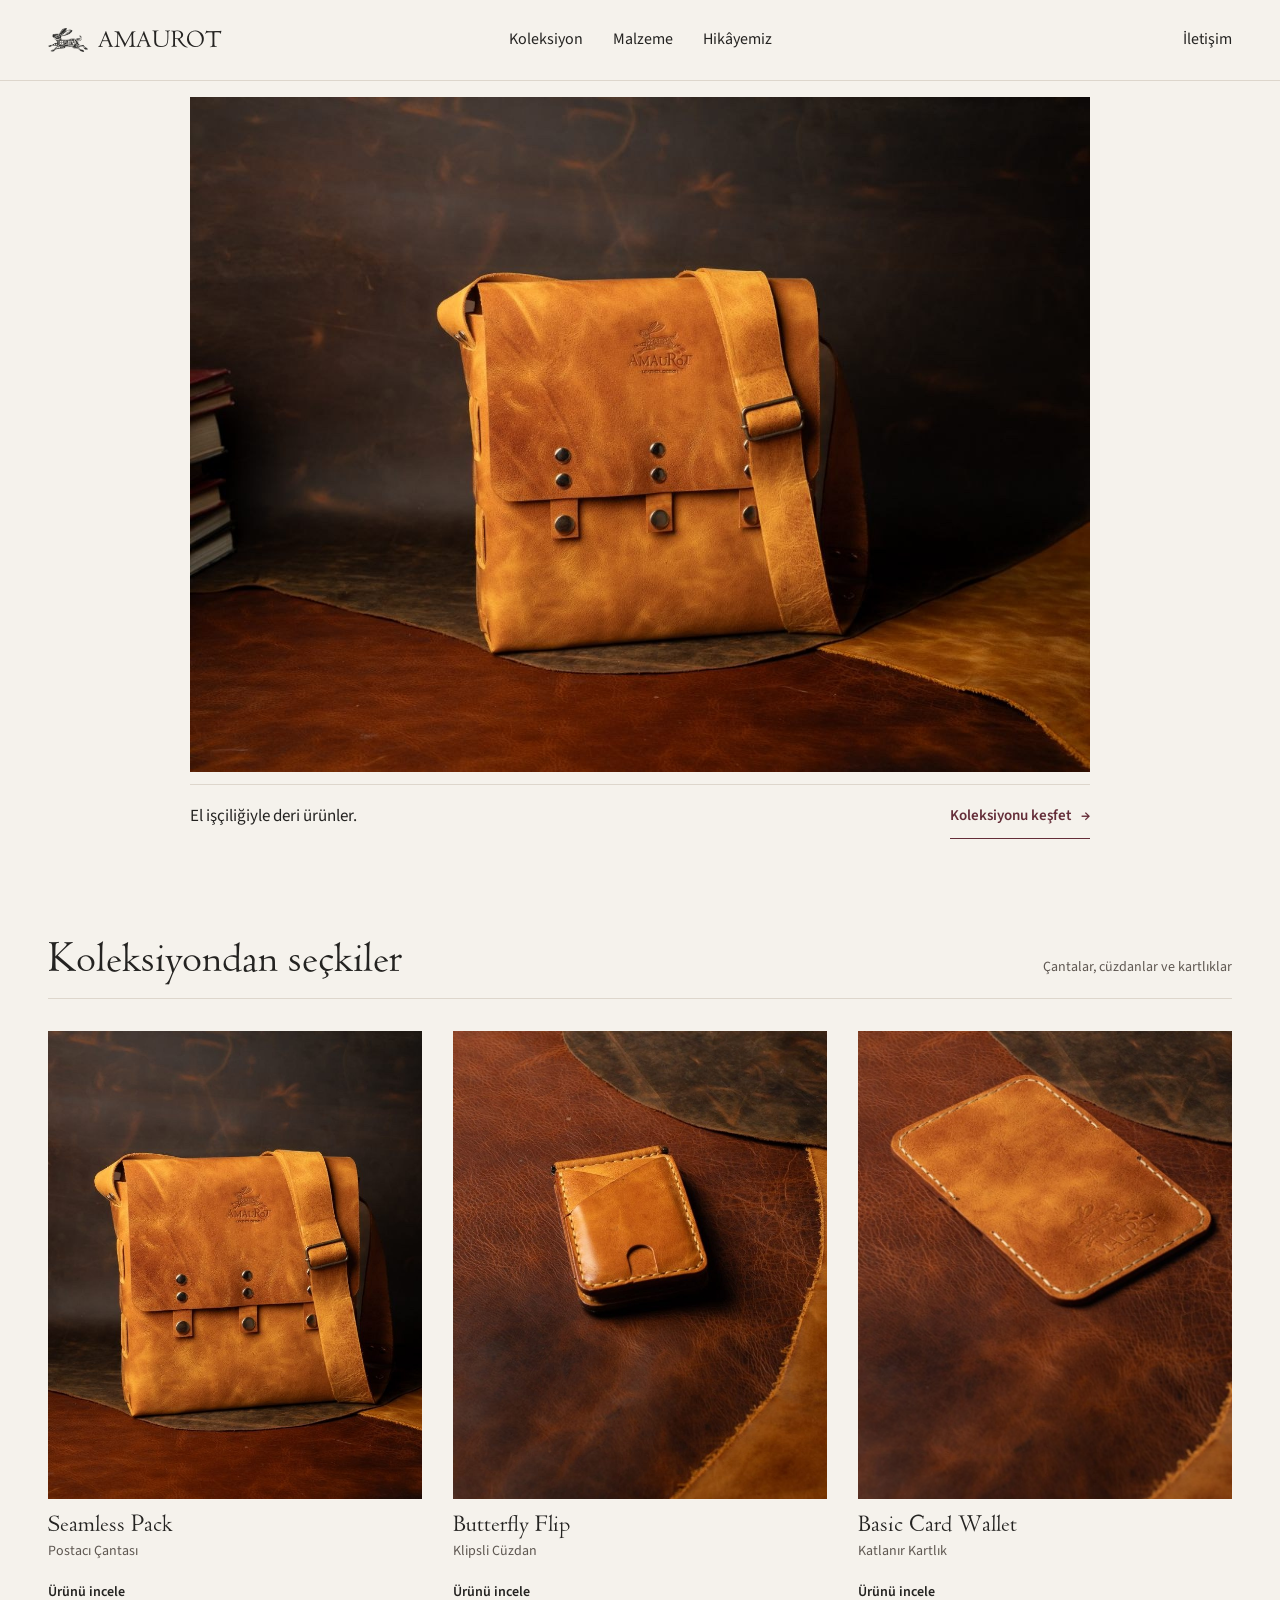
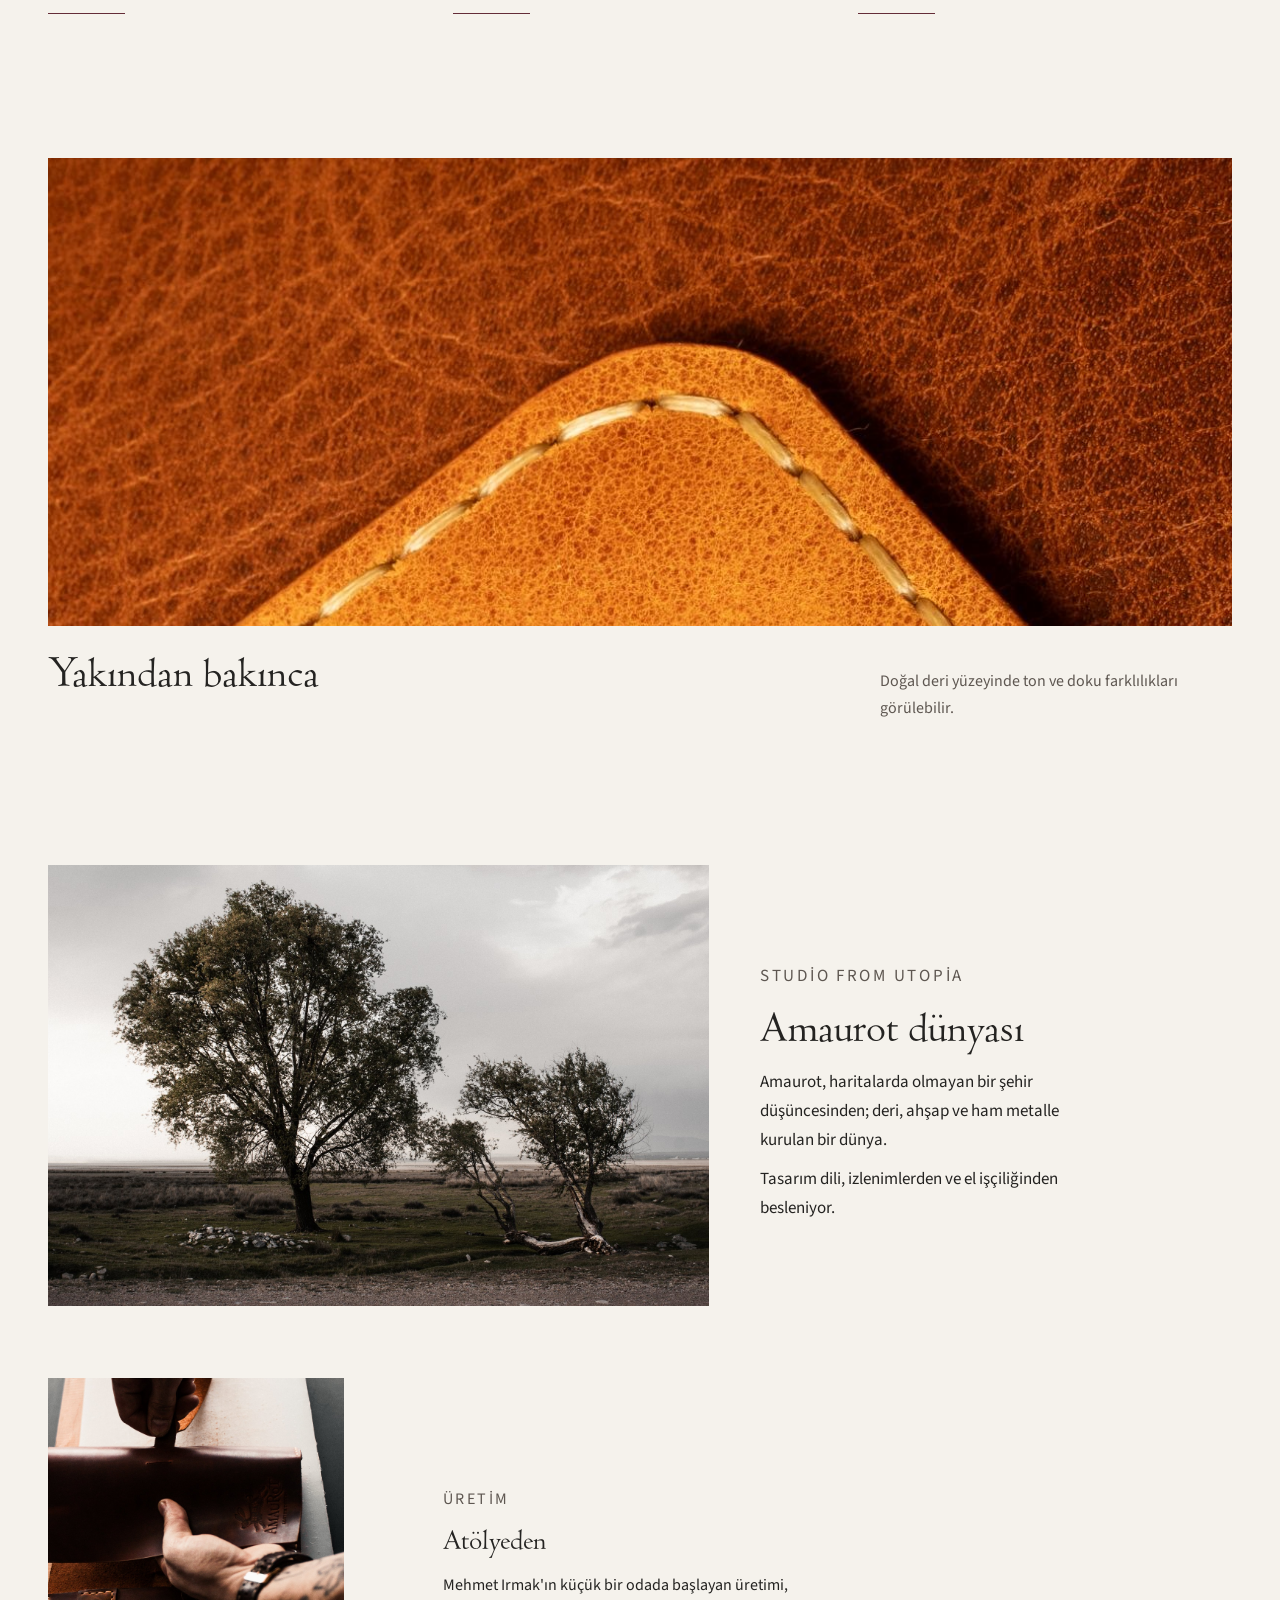
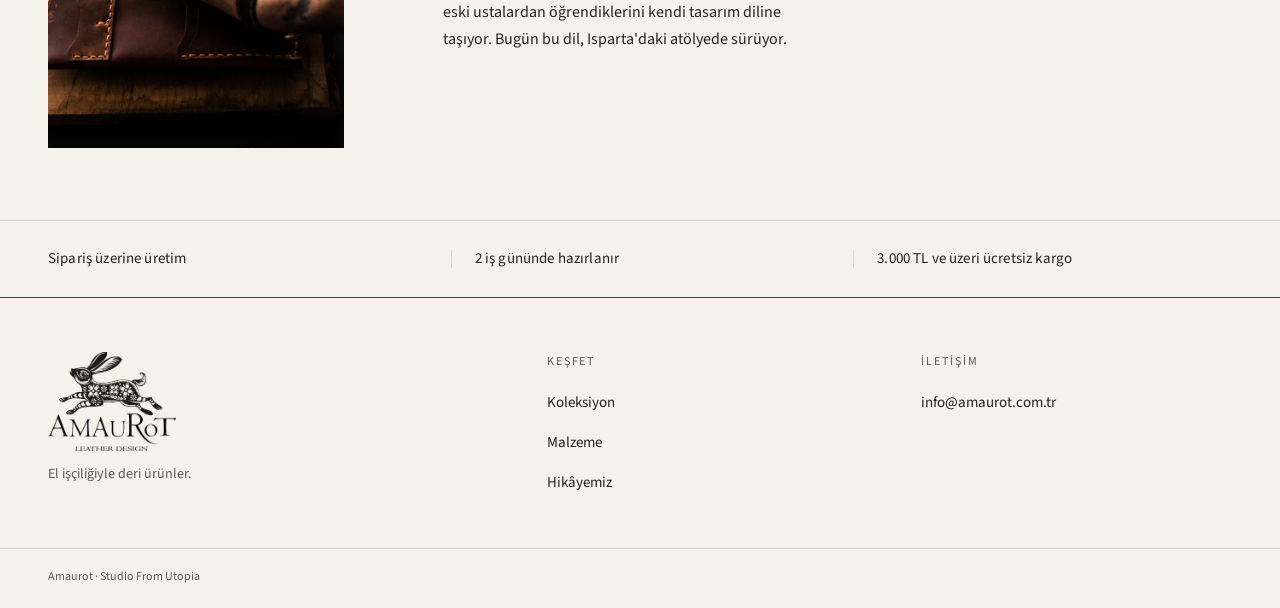
<file: _design_review/kreatif-deney-04/a-fotograf.html>
<!doctype html>
<html lang="tr">
<head>
<meta charset="utf-8">
<meta name="viewport" content="width=device-width, initial-scale=1">
<title>Amaurot — El İşçiliğiyle Deri Ürünler</title>
<meta name="description" content="Amaurot; el işçiliğiyle üretilen deri çantalar, cüzdanlar ve kartlıklar. Studio From Utopia.">
<link rel="icon" type="image/png" href="logo.png">
<link rel="stylesheet" href="temel.css">
<link rel="stylesheet" href="a.css">
<script>document.documentElement.className += " js";</script>
</head>
<body>
<a class="atla" href="#icerik">İçeriğe geç</a>

<header class="ust" id="ust">
  <div class="ustIc kap">
    <a class="marka" href="a-fotograf.html" aria-label="Amaurot ana sayfa">
      <img src="gorseller/tavsan.png" alt="" width="978" height="598">
      <span class="markaAd">AMAUROT</span>
    </a>
    <nav class="anaMenu" aria-label="Ana menü">
      <a href="#koleksiyon">Koleksiyon</a>
      <a href="#malzeme">Malzeme</a>
      <a href="#hikaye">Hikâyemiz</a>
    </nav>
    <nav class="sagMenu" aria-label="İletişim menüsü">
      <a href="#iletisim">İletişim</a>
    </nav>
    <button class="menuDugme" type="button" id="menuDugme" aria-expanded="false" aria-controls="mobilMenu">
      <span id="menuEtiket">Menü</span><span class="menuCizgi" aria-hidden="true"></span>
    </button>
  </div>
  <nav class="mobilMenu" id="mobilMenu" aria-label="Mobil menü" hidden>
    <a href="#koleksiyon">Koleksiyon</a>
    <a href="#malzeme">Malzeme</a>
    <a href="#hikaye">Hikâyemiz</a>
    <a href="#iletisim">İletişim</a>
  </nav>
</header>

<main id="icerik">
  <h1 class="srOnly">Amaurot — el işçiliğiyle deri ürünler</h1>

  <section class="aHero" aria-label="Açılış">
    <div class="kap">
      <div class="aCerceve">
        <figure class="aGorsel">
          <img src="gorseller/seamless-pack.jpg" alt="Seamless Pack postacı çantası, deri zemin üzerinde" width="1200" height="900">
        </figure>
        <div class="aBilgi">
          <p>El işçiliğiyle deri ürünler.</p>
          <a class="git" href="#koleksiyon">Koleksiyonu keşfet <span aria-hidden="true">→</span></a>
        </div>
      </div>
    </div>
  </section>

  <section class="aKoleksiyon" id="koleksiyon" aria-labelledby="aKolBaslik">
    <div class="kap">
      <div class="bolumUst">
        <h2 id="aKolBaslik">Koleksiyondan seçkiler</h2>
        <p>Çantalar, cüzdanlar ve kartlıklar</p>
      </div>
      <div class="aUrunler">
        <article class="aKart">
          <img src="gorseller/seamless-kart.jpg" alt="Seamless Pack postacı çantası, deri zemin üzerinde" width="720" height="900">
          <h3>Seamless Pack</h3>
          <p class="tur">Postacı Çantası</p>
          <button type="button" class="urunDugme" data-urun="seamless">Ürünü incele</button>
        </article>
        <article class="aKart">
          <img src="gorseller/butterfly-kart.jpg" alt="Butterfly Flip klipsli cüzdan, deri zemin üzerinde" width="740" height="925">
          <h3>Butterfly Flip</h3>
          <p class="tur">Klipsli Cüzdan</p>
          <button type="button" class="urunDugme" data-urun="butterfly">Ürünü incele</button>
        </article>
        <article class="aKart">
          <img src="gorseller/basic-kart.jpg" alt="Basic Card Wallet kapalı hâlde, deri zemin üzerinde" width="780" height="975">
          <h3>Basic Card Wallet</h3>
          <p class="tur">Katlanır Kartlık</p>
          <button type="button" class="urunDugme" data-urun="basic">Ürünü incele</button>
        </article>
      </div>
    </div>
  </section>

  <section class="aMalzeme" id="malzeme" aria-labelledby="aMalBaslik">
    <div class="kap">
      <figure class="aMalGorsel">
        <img src="gorseller/deri-doku.jpg" alt="Deri yüzeyinde dikiş ve doku yakın planı" width="1200" height="2133">
      </figure>
      <div class="aMalMetin">
        <h2 id="aMalBaslik">Yakından bakınca</h2>
        <p>Doğal deri yüzeyinde ton ve doku farklılıkları görülebilir.</p>
      </div>
    </div>
  </section>

  <section class="aHikaye" id="hikaye" aria-labelledby="aHikBaslik">
    <div class="kap aHikayeIc">
      <figure class="aHikGorsel">
        <img src="gorseller/amaurot-dunyasi.jpg" alt="Açık arazide, bulutlu gökyüzü altında iki ağaç" width="1800" height="1198">
      </figure>
      <div class="aHikMetin">
        <p class="etiket">Studio From Utopia</p>
        <h2 id="aHikBaslik">Amaurot dünyası</h2>
        <p>Amaurot, haritalarda olmayan bir şehir düşüncesinden; deri, ahşap ve ham metalle kurulan bir dünya.</p>
        <p>Tasarım dili, izlenimlerden ve el işçiliğinden besleniyor.</p>
      </div>
    </div>
  </section>

  <section class="aAtolye" aria-labelledby="aAtBaslik">
    <div class="kap aAtolyeIc">
      <figure class="aAtGorsel">
        <img src="gorseller/eller-yapim.jpg" alt="Elde tutulan deri parçası, tezgâhta çalışan eller" width="1600" height="2404">
      </figure>
      <div class="aAtMetin">
        <p class="etiket">Üretim</p>
        <h2 id="aAtBaslik">Atölyeden</h2>
        <p>Mehmet Irmak'ın küçük bir odada başlayan üretimi, eski ustalardan öğrendiklerini kendi tasarım diline taşıyor. Bugün bu dil, Isparta'daki atölyede sürüyor.</p>
      </div>
    </div>
  </section>

  <section class="hizmet" aria-label="Hizmet bilgileri">
    <div class="kap hizmetIc">
      <p>Sipariş üzerine üretim</p>
      <p>2 iş gününde hazırlanır</p>
      <p>3.000 TL ve üzeri ücretsiz kargo</p>
    </div>
  </section>
</main>

<footer class="alt" id="iletisim">
  <div class="kap altIc">
    <div class="altMarka">
      <img src="logo.png" alt="Amaurot" width="1200" height="927">
      <p>El işçiliğiyle deri ürünler.</p>
    </div>
    <nav class="altMenu" aria-label="Alt menü">
      <p class="altBaslik">Keşfet</p>
      <a href="#koleksiyon">Koleksiyon</a>
      <a href="#malzeme">Malzeme</a>
      <a href="#hikaye">Hikâyemiz</a>
    </nav>
    <div class="altIletisim">
      <p class="altBaslik">İletişim</p>
      <a href="mailto:info@amaurot.com.tr">info@amaurot.com.tr</a>
    </div>
  </div>
  <div class="kap altCizgi"><p>Amaurot · Studio From Utopia</p></div>
</footer>

<dialog id="urunDiyalog" aria-labelledby="dUrunAd">
  <div class="dIc">
    <div class="dUst">
      <span>Amaurot · Studio From Utopia</span>
      <button type="button" class="dKapat" id="dKapat">Kapat</button>
    </div>
    <div class="dGovde">
      <img id="dGorsel" src="gorseller/seamless-pack.jpg" alt="" width="1200" height="900">
      <div class="dMetin">
        <h2 id="dUrunAd">Seamless Pack</h2>
        <p class="tur" id="dTur">Postacı Çantası</p>
        <p id="dAciklama"></p>
        <p class="dMarka">El işçiliğiyle deri ürünler</p>
      </div>
    </div>
  </div>
</dialog>

<script src="betik.js"></script>
</body>
</html>
</file>
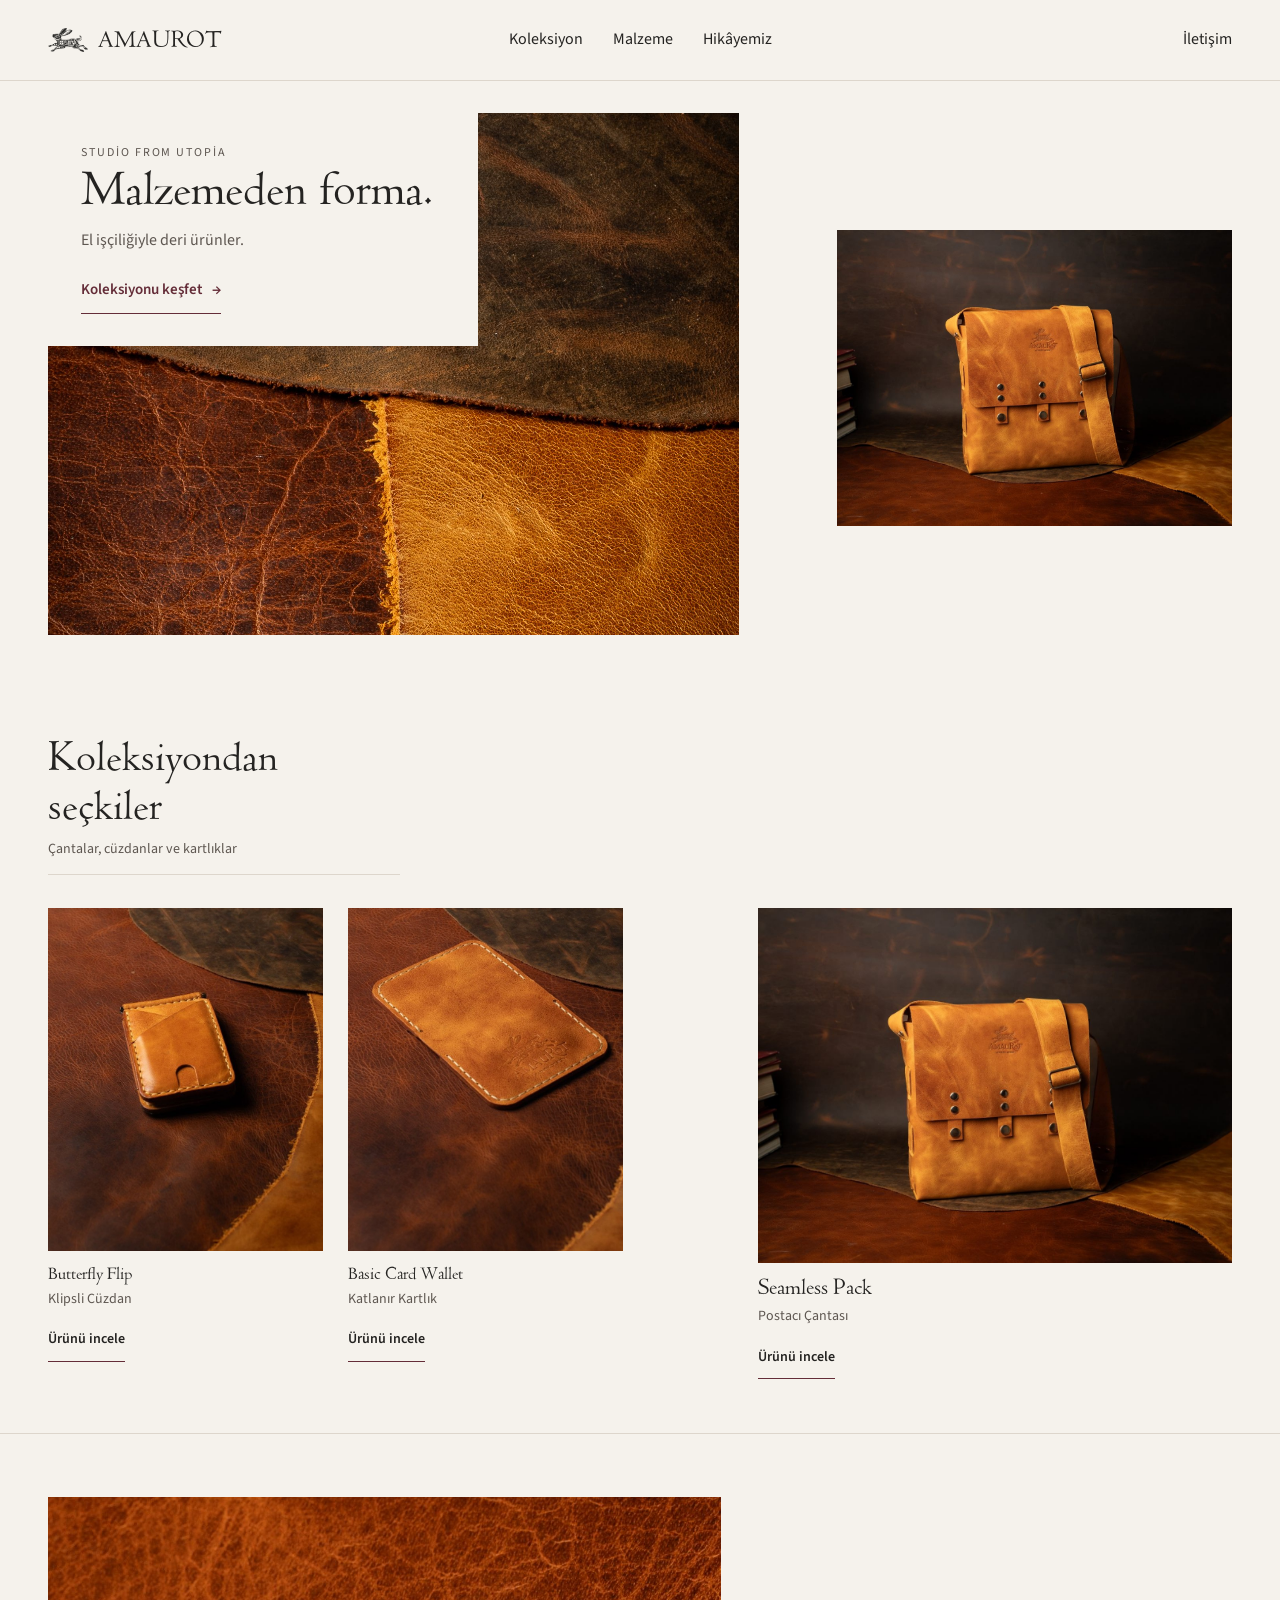
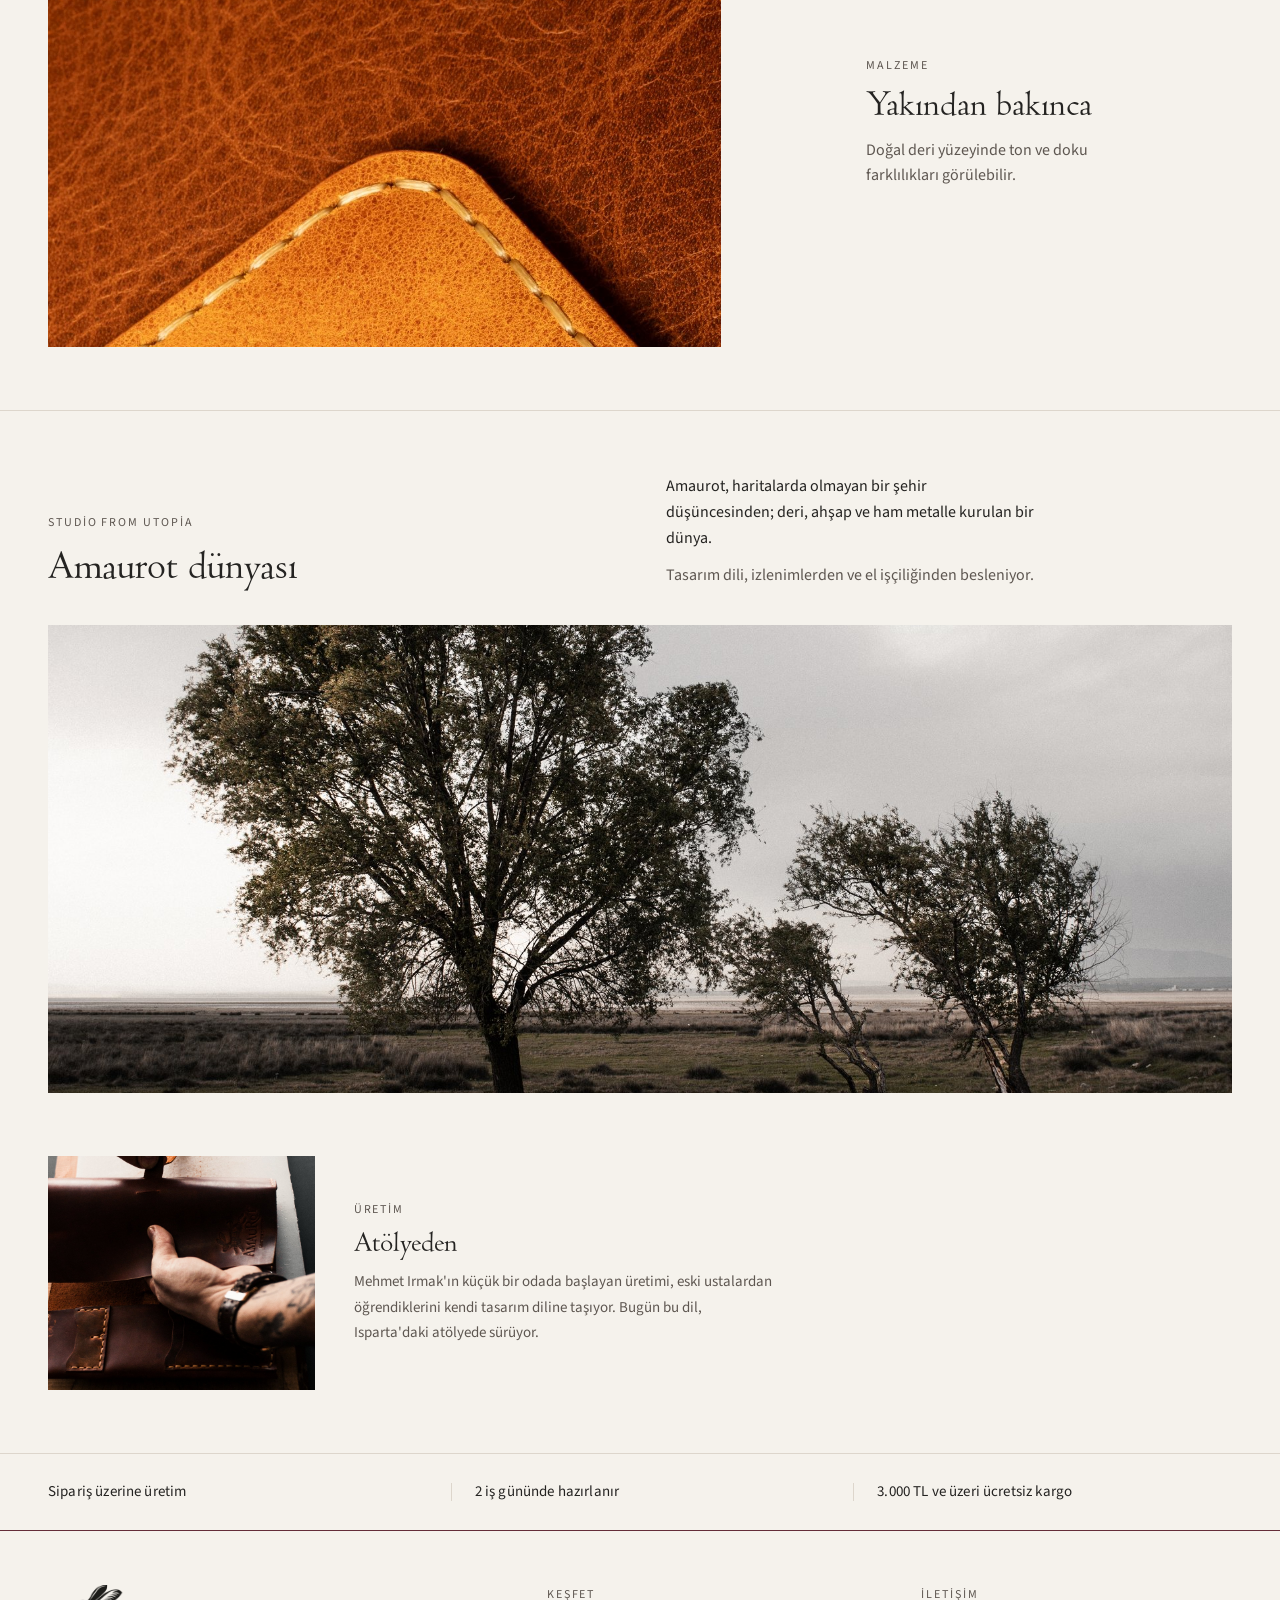
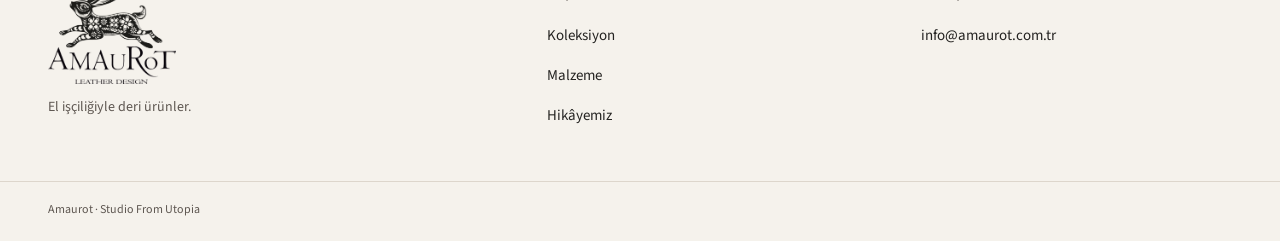
<file: _design_review/kreatif-deney-04/b-malzeme.html>
<!doctype html>
<html lang="tr">
<head>
<meta charset="utf-8">
<meta name="viewport" content="width=device-width, initial-scale=1">
<title>Amaurot — El İşçiliğiyle Deri Ürünler</title>
<meta name="description" content="Amaurot; el işçiliğiyle üretilen deri çantalar, cüzdanlar ve kartlıklar. Studio From Utopia.">
<link rel="icon" type="image/png" href="logo.png">
<link rel="stylesheet" href="temel.css">
<link rel="stylesheet" href="b.css">
<script>document.documentElement.className += " js";</script>
</head>
<body>
<a class="atla" href="#icerik">İçeriğe geç</a>

<header class="ust" id="ust">
  <div class="ustIc kap">
    <a class="marka" href="b-malzeme.html" aria-label="Amaurot ana sayfa">
      <img src="gorseller/tavsan.png" alt="" width="978" height="598">
      <span class="markaAd">AMAUROT</span>
    </a>
    <nav class="anaMenu" aria-label="Ana menü">
      <a href="#koleksiyon">Koleksiyon</a>
      <a href="#malzeme">Malzeme</a>
      <a href="#hikaye">Hikâyemiz</a>
    </nav>
    <nav class="sagMenu" aria-label="İletişim menüsü">
      <a href="#iletisim">İletişim</a>
    </nav>
    <button class="menuDugme" type="button" id="menuDugme" aria-expanded="false" aria-controls="mobilMenu">
      <span id="menuEtiket">Menü</span><span class="menuCizgi" aria-hidden="true"></span>
    </button>
  </div>
  <nav class="mobilMenu" id="mobilMenu" aria-label="Mobil menü" hidden>
    <a href="#koleksiyon">Koleksiyon</a>
    <a href="#malzeme">Malzeme</a>
    <a href="#hikaye">Hikâyemiz</a>
    <a href="#iletisim">İletişim</a>
  </nav>
</header>

<main id="icerik">
  <section class="bHero" id="bHero" aria-labelledby="bBaslik">
    <div class="kap bHeroIc">
      <div class="bPanel">
        <p class="etiket">Studio From Utopia</p>
        <h1 id="bBaslik">Malzemeden forma.</h1>
        <p class="bTanim">El işçiliğiyle deri ürünler.</p>
        <a class="git" href="#koleksiyon">Koleksiyonu keşfet <span aria-hidden="true">→</span></a>
      </div>
      <figure class="bMakro" id="bMakro">
        <img src="gorseller/deri-yuzeyleri.jpg" alt="Üst üste duran taba ve kahverengi deri yüzeyleri" width="1365" height="2048">
      </figure>
      <figure class="bUrun">
        <img id="bUrunGorsel" src="gorseller/seamless-pack.jpg" alt="Seamless Pack postacı çantası, deri zemin üzerinde" width="1200" height="900">
      </figure>
    </div>
  </section>

  <section class="bKoleksiyon" id="koleksiyon" aria-labelledby="bKolBaslik">
    <div class="kap">
      <div class="bolumUst">
        <h2 id="bKolBaslik">Koleksiyondan seçkiler</h2>
        <p>Çantalar, cüzdanlar ve kartlıklar</p>
      </div>
      <div class="bGrid">
        <div class="bKucukler">
          <article class="bKart">
            <img src="gorseller/butterfly-kart.jpg" alt="Butterfly Flip klipsli cüzdan, deri zemin üzerinde" width="740" height="925">
            <h3>Butterfly Flip</h3>
            <p class="tur">Klipsli Cüzdan</p>
            <button type="button" class="urunDugme" data-urun="butterfly">Ürünü incele</button>
          </article>
          <article class="bKart">
            <img src="gorseller/basic-kart.jpg" alt="Basic Card Wallet kapalı hâlde, deri zemin üzerinde" width="780" height="975">
            <h3>Basic Card Wallet</h3>
            <p class="tur">Katlanır Kartlık</p>
            <button type="button" class="urunDugme" data-urun="basic">Ürünü incele</button>
          </article>
        </div>
        <article class="bBuyuk">
          <div class="bHedef" id="bHedef">
            <img id="bHedefGorsel" src="gorseller/seamless-pack.jpg" alt="Seamless Pack postacı çantası, deri zemin üzerinde" width="1200" height="900">
          </div>
          <div class="bBigi">
            <h3>Seamless Pack</h3>
            <p class="tur">Postacı Çantası</p>
            <button type="button" class="urunDugme" data-urun="seamless">Ürünü incele</button>
          </div>
        </article>
      </div>
    </div>
  </section>

  <section class="bMalzeme" id="malzeme" aria-labelledby="bMalBaslik">
    <div class="kap bMalzemeIc">
      <figure class="bMalGorsel">
        <img src="gorseller/deri-doku.jpg" alt="Deri yüzeyinde dikiş ve doku yakın planı" width="1200" height="2133">
      </figure>
      <div class="bMalMetin">
        <p class="etiket">Malzeme</p>
        <h2 id="bMalBaslik">Yakından bakınca</h2>
        <p>Doğal deri yüzeyinde ton ve doku farklılıkları görülebilir.</p>
      </div>
    </div>
  </section>

  <section class="bHikaye" id="hikaye" aria-labelledby="bHikBaslik">
    <div class="kap">
      <div class="bHikUst">
        <div>
          <p class="etiket">Studio From Utopia</p>
          <h2 id="bHikBaslik">Amaurot dünyası</h2>
        </div>
        <div class="bHikMetin">
          <p>Amaurot, haritalarda olmayan bir şehir düşüncesinden; deri, ahşap ve ham metalle kurulan bir dünya.</p>
          <p>Tasarım dili, izlenimlerden ve el işçiliğinden besleniyor.</p>
        </div>
      </div>
      <figure class="bHikGorsel">
        <img src="gorseller/amaurot-dunyasi.jpg" alt="Açık arazide, bulutlu gökyüzü altında iki ağaç" width="1800" height="1198">
      </figure>
    </div>
  </section>

  <section class="bAtolye" aria-labelledby="bAtBaslik">
    <div class="kap bAtolyeIc">
      <figure class="bAtGorsel">
        <img src="gorseller/eller-yapim.jpg" alt="Elde tutulan deri parçası, tezgâhta çalışan eller" width="1600" height="2404">
      </figure>
      <div class="bAtMetin">
        <p class="etiket">Üretim</p>
        <h2 id="bAtBaslik">Atölyeden</h2>
        <p>Mehmet Irmak'ın küçük bir odada başlayan üretimi, eski ustalardan öğrendiklerini kendi tasarım diline taşıyor. Bugün bu dil, Isparta'daki atölyede sürüyor.</p>
      </div>
    </div>
  </section>

  <section class="hizmet" aria-label="Hizmet bilgileri">
    <div class="kap hizmetIc">
      <p>Sipariş üzerine üretim</p>
      <p>2 iş gününde hazırlanır</p>
      <p>3.000 TL ve üzeri ücretsiz kargo</p>
    </div>
  </section>
</main>

<footer class="alt" id="iletisim">
  <div class="kap altIc">
    <div class="altMarka">
      <img src="logo.png" alt="Amaurot" width="1200" height="927">
      <p>El işçiliğiyle deri ürünler.</p>
    </div>
    <nav class="altMenu" aria-label="Alt menü">
      <p class="altBaslik">Keşfet</p>
      <a href="#koleksiyon">Koleksiyon</a>
      <a href="#malzeme">Malzeme</a>
      <a href="#hikaye">Hikâyemiz</a>
    </nav>
    <div class="altIletisim">
      <p class="altBaslik">İletişim</p>
      <a href="mailto:info@amaurot.com.tr">info@amaurot.com.tr</a>
    </div>
  </div>
  <div class="kap altCizgi"><p>Amaurot · Studio From Utopia</p></div>
</footer>

<dialog id="urunDiyalog" aria-labelledby="dUrunAd">
  <div class="dIc">
    <div class="dUst">
      <span>Amaurot · Studio From Utopia</span>
      <button type="button" class="dKapat" id="dKapat">Kapat</button>
    </div>
    <div class="dGovde">
      <img id="dGorsel" src="gorseller/seamless-pack.jpg" alt="" width="1200" height="900">
      <div class="dMetin">
        <h2 id="dUrunAd">Seamless Pack</h2>
        <p class="tur" id="dTur">Postacı Çantası</p>
        <p id="dAciklama"></p>
        <p class="dMarka">El işçiliğiyle deri ürünler</p>
      </div>
    </div>
  </div>
</dialog>

<script src="betik.js"></script>
</body>
</html>
</file>
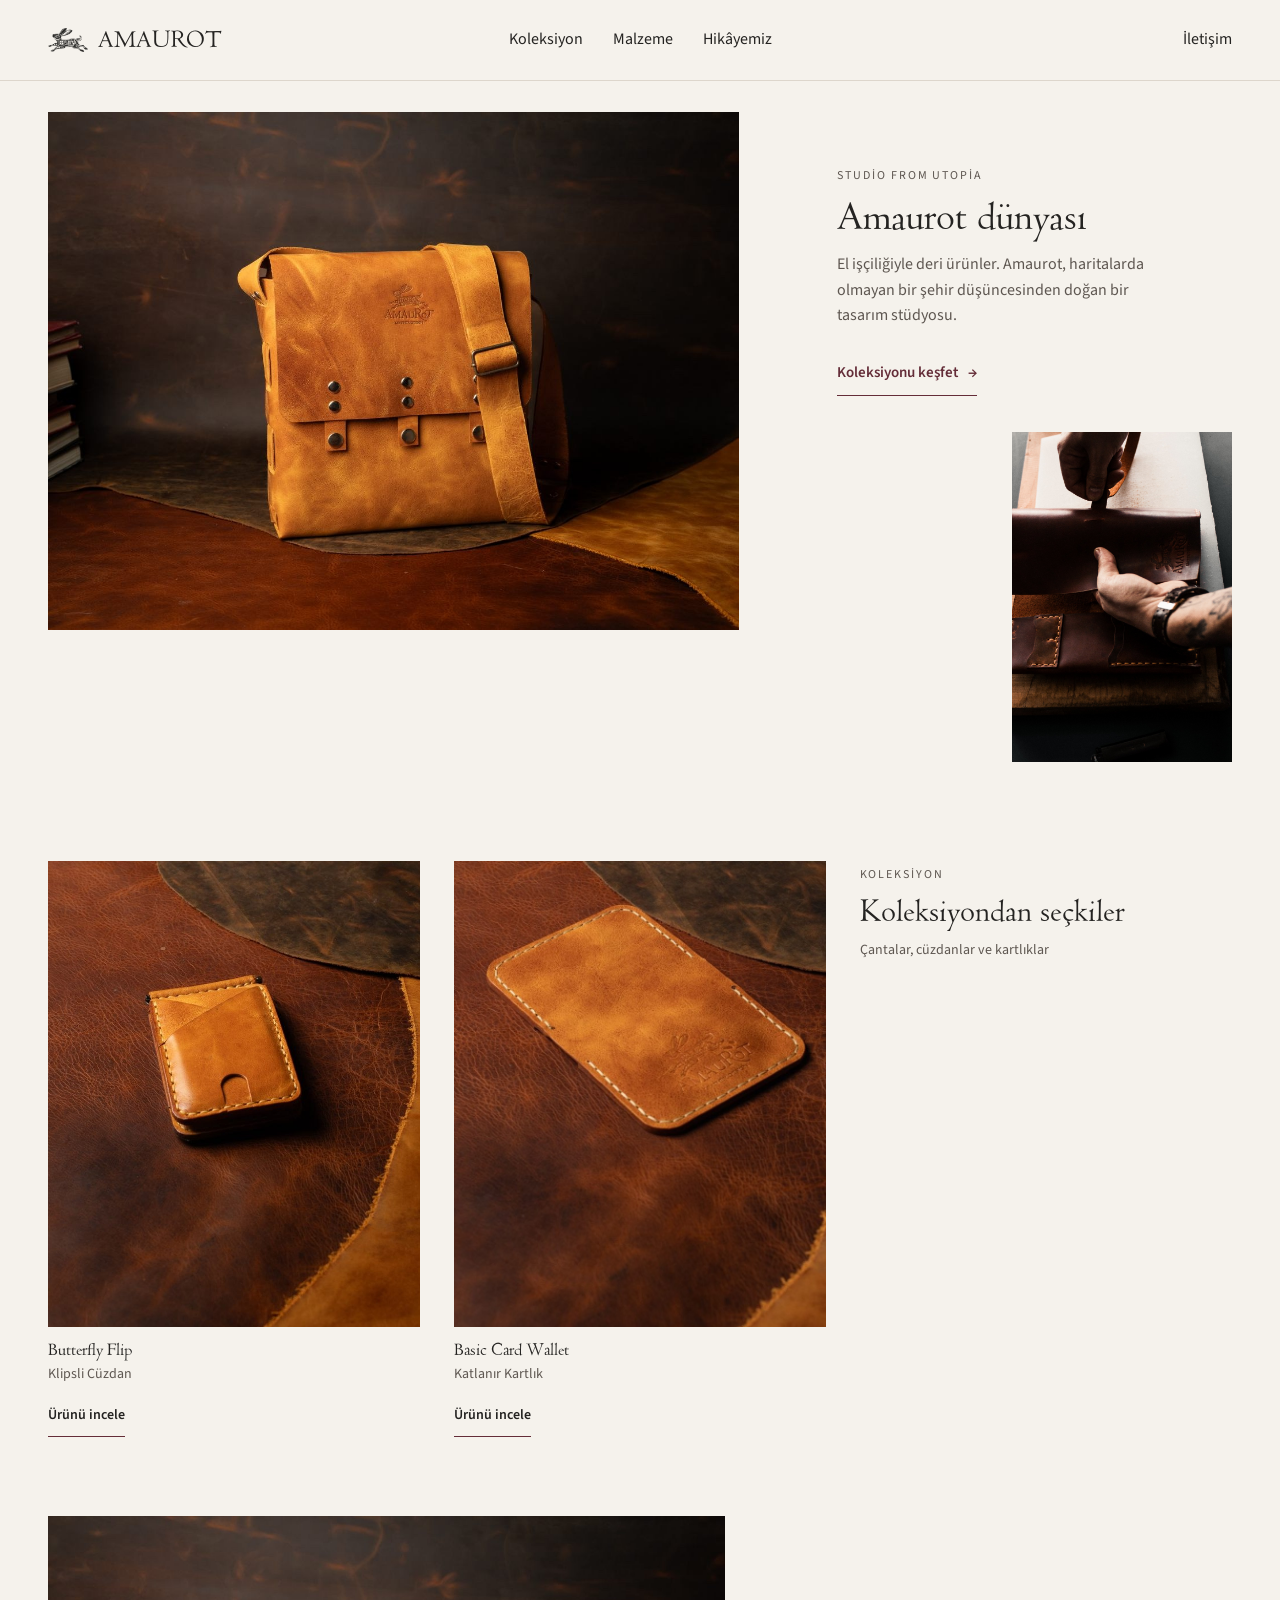
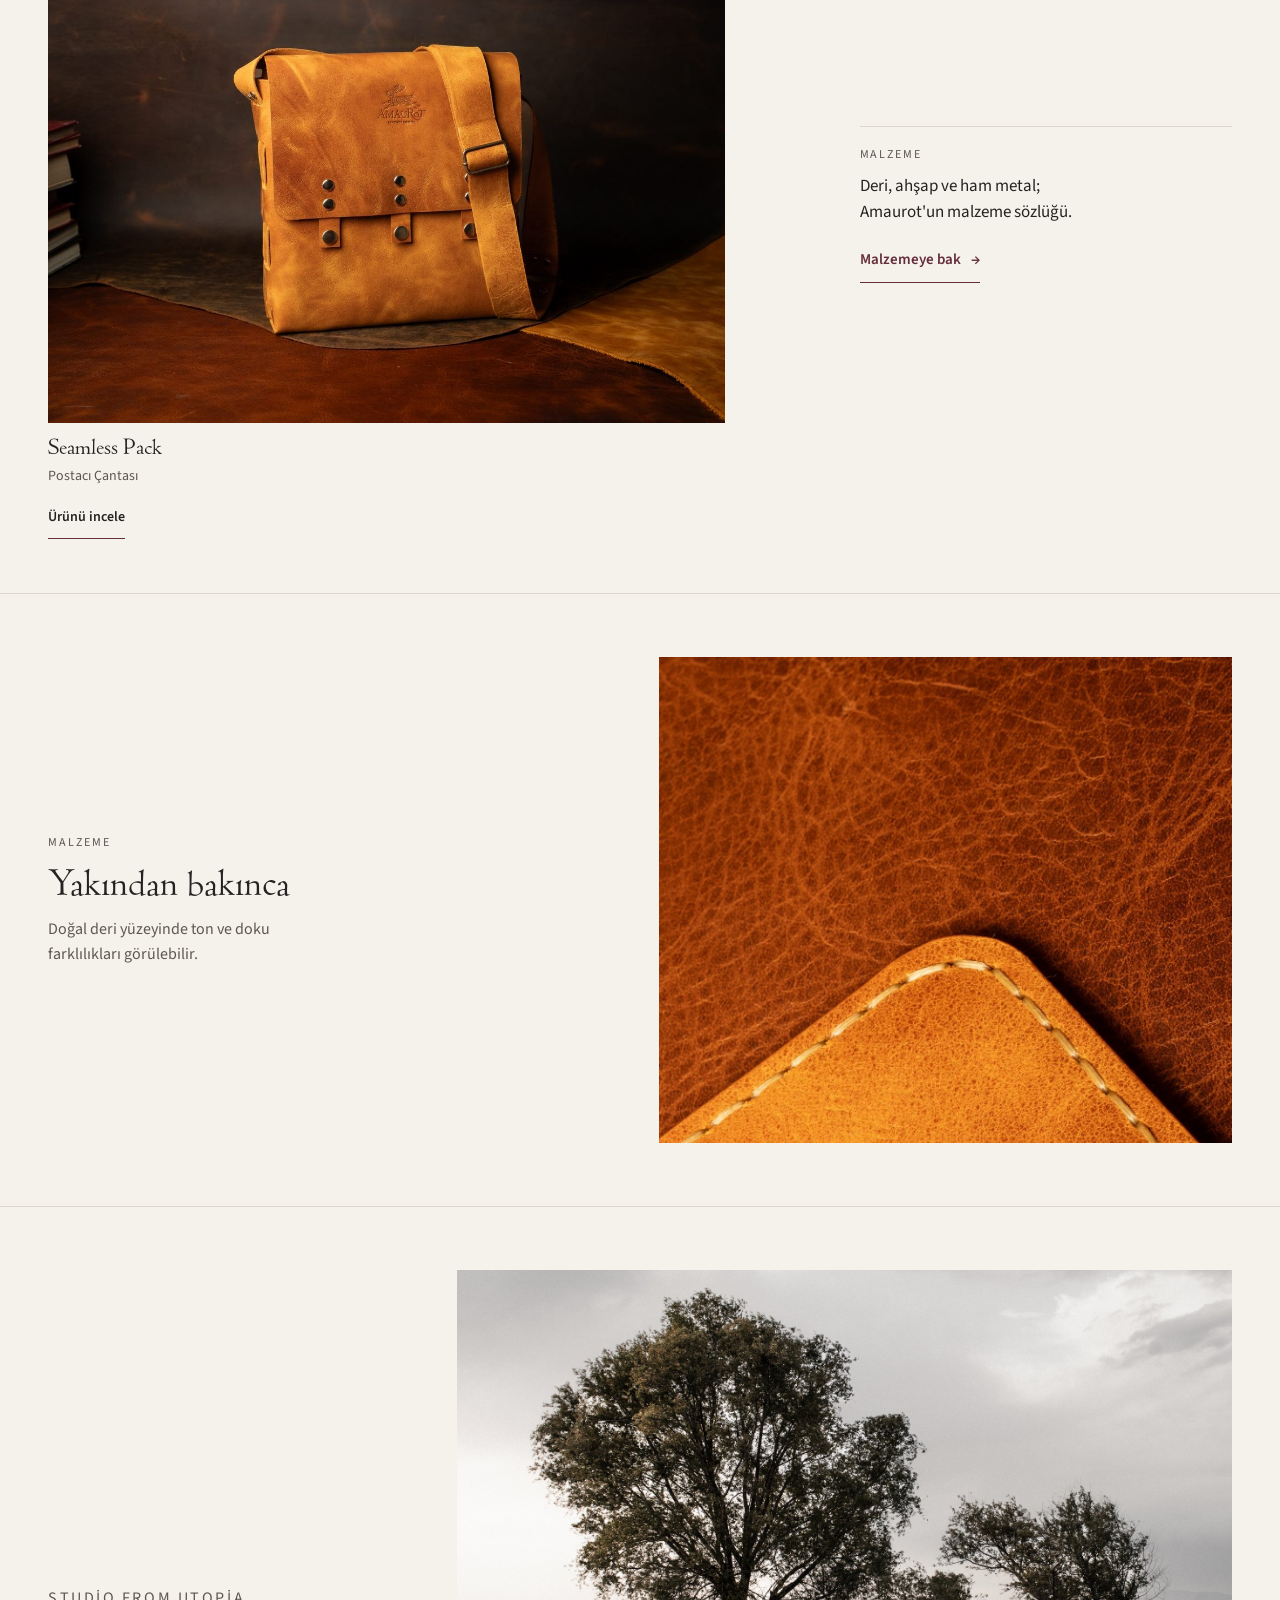
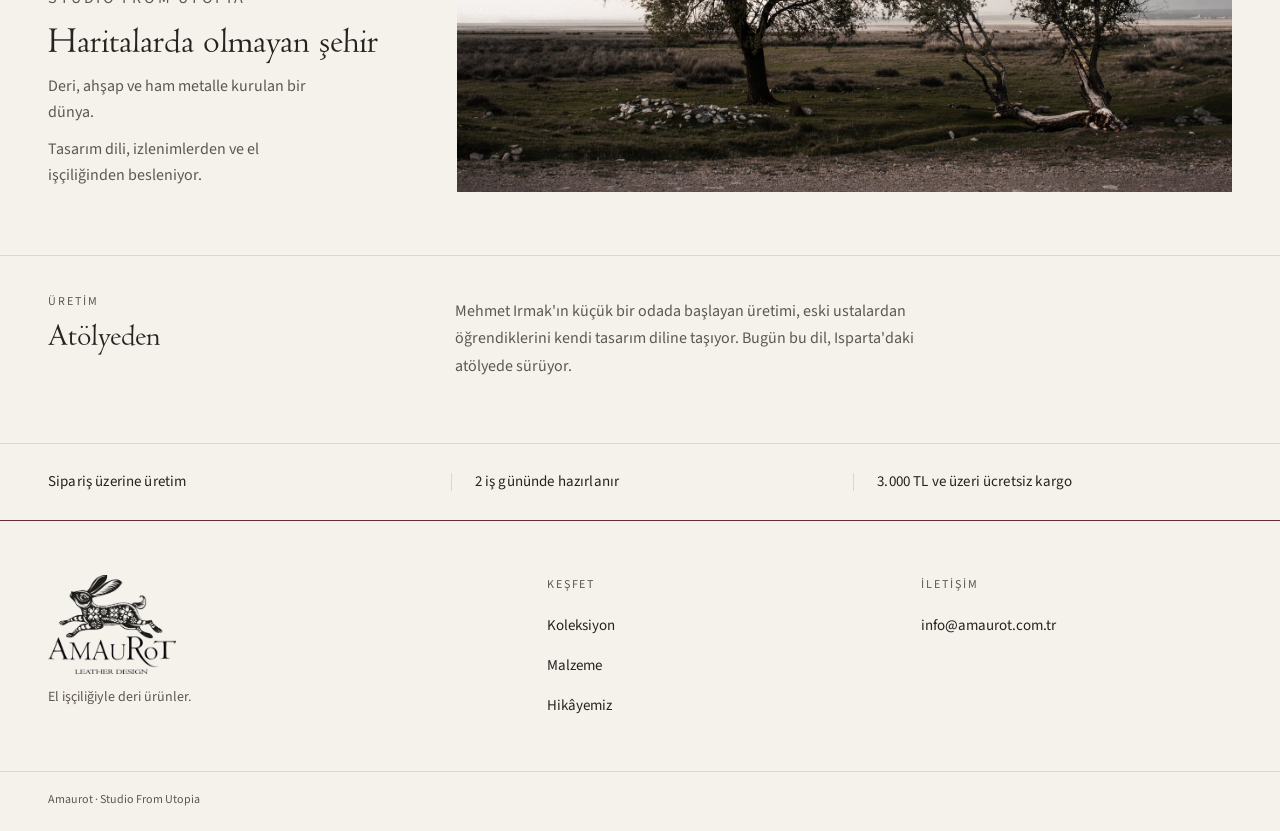
<file: _design_review/kreatif-deney-04/c-studyo.html>
<!doctype html>
<html lang="tr">
<head>
<meta charset="utf-8">
<meta name="viewport" content="width=device-width, initial-scale=1">
<title>Amaurot — El İşçiliğiyle Deri Ürünler</title>
<meta name="description" content="Amaurot; el işçiliğiyle üretilen deri çantalar, cüzdanlar ve kartlıklar. Studio From Utopia.">
<link rel="icon" type="image/png" href="logo.png">
<link rel="stylesheet" href="temel.css">
<link rel="stylesheet" href="c.css">
<script>document.documentElement.className += " js";</script>
</head>
<body>
<a class="atla" href="#icerik">İçeriğe geç</a>

<header class="ust" id="ust">
  <div class="ustIc kap">
    <a class="marka" href="c-studyo.html" aria-label="Amaurot ana sayfa">
      <img src="gorseller/tavsan.png" alt="" width="978" height="598">
      <span class="markaAd">AMAUROT</span>
    </a>
    <nav class="anaMenu" aria-label="Ana menü">
      <a href="#koleksiyon">Koleksiyon</a>
      <a href="#malzeme">Malzeme</a>
      <a href="#hikaye">Hikâyemiz</a>
    </nav>
    <nav class="sagMenu" aria-label="İletişim menüsü">
      <a href="#iletisim">İletişim</a>
    </nav>
    <button class="menuDugme" type="button" id="menuDugme" aria-expanded="false" aria-controls="mobilMenu">
      <span id="menuEtiket">Menü</span><span class="menuCizgi" aria-hidden="true"></span>
    </button>
  </div>
  <nav class="mobilMenu" id="mobilMenu" aria-label="Mobil menü" hidden>
    <a href="#koleksiyon">Koleksiyon</a>
    <a href="#malzeme">Malzeme</a>
    <a href="#hikaye">Hikâyemiz</a>
    <a href="#iletisim">İletişim</a>
  </nav>
</header>

<main id="icerik">
  <section class="cHero" aria-labelledby="cBaslik">
    <div class="kap cHeroIc">
      <div class="cYanIc">
        <p class="etiket">Studio From Utopia</p>
        <h1 id="cBaslik">Amaurot dünyası</h1>
        <p class="cTanim">El işçiliğiyle deri ürünler. Amaurot, haritalarda olmayan bir şehir düşüncesinden doğan bir tasarım stüdyosu.</p>
      </div>

      <figure class="cAna">
        <img src="gorseller/seamless-pack.jpg" alt="Seamless Pack postacı çantası, deri zemin üzerinde" width="1200" height="900">
      </figure>

      <p class="cEylem"><a class="git" href="#koleksiyon">Koleksiyonu keşfet <span aria-hidden="true">→</span></a></p>

      <figure class="cUretim">
        <img src="gorseller/eller-yapim.jpg" alt="Tezgâhta deri işleyen eller" width="1600" height="2404">
      </figure>
    </div>
  </section>

  <section class="cKoleksiyon" id="koleksiyon" aria-labelledby="cKolBaslik">
    <div class="kap">
      <div class="cUrunler">
        <div class="cKolUst">
          <p class="etiket">Koleksiyon</p>
          <h2 id="cKolBaslik">Koleksiyondan seçkiler</h2>
          <p>Çantalar, cüzdanlar ve kartlıklar</p>
        </div>

        <article class="cKart cK1">
          <img src="gorseller/butterfly-kart.jpg" alt="Butterfly Flip klipsli cüzdan, deri zemin üzerinde" width="740" height="925">
          <h3>Butterfly Flip</h3>
          <p class="tur">Klipsli Cüzdan</p>
          <button type="button" class="urunDugme" data-urun="butterfly">Ürünü incele</button>
        </article>

        <article class="cKart cK2">
          <img src="gorseller/basic-kart.jpg" alt="Basic Card Wallet kapalı hâlde, deri zemin üzerinde" width="780" height="975">
          <h3>Basic Card Wallet</h3>
          <p class="tur">Katlanır Kartlık</p>
          <button type="button" class="urunDugme" data-urun="basic">Ürünü incele</button>
        </article>

        <article class="cBuyuk">
          <figure class="cBag">
            <img src="gorseller/seamless-pack.jpg" alt="Seamless Pack postacı çantası, deri zemin üzerinde" width="1200" height="900">
          </figure>
          <div class="cBigi">
            <h3>Seamless Pack</h3>
            <p class="tur">Postacı Çantası</p>
            <button type="button" class="urunDugme" data-urun="seamless">Ürünü incele</button>
          </div>
        </article>

        <div class="cMalNot">
          <p class="etiket">Malzeme</p>
          <p>Deri, ahşap ve ham metal; Amaurot'un malzeme sözlüğü.</p>
          <a class="git" href="#malzeme">Malzemeye bak <span aria-hidden="true">→</span></a>
        </div>
      </div>
    </div>
  </section>

  <section class="cMalzeme" id="malzeme" aria-labelledby="cMalBaslik">
    <div class="kap cMalzemeIc">
      <div class="cMalMetin">
        <p class="etiket">Malzeme</p>
        <h2 id="cMalBaslik">Yakından bakınca</h2>
        <p>Doğal deri yüzeyinde ton ve doku farklılıkları görülebilir.</p>
      </div>
      <figure class="cMalGorsel" data-reveal>
        <img src="gorseller/deri-doku.jpg" alt="Deri yüzeyinde dikiş ve doku yakın planı" width="1200" height="2133">
      </figure>
    </div>
  </section>

  <section class="cHikaye" id="hikaye" aria-labelledby="cHikBaslik">
    <div class="kap cHikIc">
      <div class="cHikMetin">
        <p class="etiket">Studio From Utopia</p>
        <h2 id="cHikBaslik">Haritalarda olmayan şehir</h2>
        <p>Deri, ahşap ve ham metalle kurulan bir dünya.</p>
        <p>Tasarım dili, izlenimlerden ve el işçiliğinden besleniyor.</p>
      </div>
      <figure class="cHikGorsel">
        <img src="gorseller/amaurot-dunyasi.jpg" alt="Açık arazide, bulutlu gökyüzü altında iki ağaç" width="1800" height="1198">
      </figure>
    </div>
  </section>

  <section class="cAtolye" aria-labelledby="cAtBaslik">
    <div class="kap cAtIc">
      <div class="cAtSol">
        <p class="etiket">Üretim</p>
        <h2 id="cAtBaslik">Atölyeden</h2>
      </div>
      <div class="cAtSag">
        <p>Mehmet Irmak'ın küçük bir odada başlayan üretimi, eski ustalardan öğrendiklerini kendi tasarım diline taşıyor. Bugün bu dil, Isparta'daki atölyede sürüyor.</p>
      </div>
    </div>
  </section>

  <section class="hizmet" aria-label="Hizmet bilgileri">
    <div class="kap hizmetIc">
      <p>Sipariş üzerine üretim</p>
      <p>2 iş gününde hazırlanır</p>
      <p>3.000 TL ve üzeri ücretsiz kargo</p>
    </div>
  </section>
</main>

<footer class="alt" id="iletisim">
  <div class="kap altIc">
    <div class="altMarka">
      <img src="logo.png" alt="Amaurot" width="1200" height="927">
      <p>El işçiliğiyle deri ürünler.</p>
    </div>
    <nav class="altMenu" aria-label="Alt menü">
      <p class="altBaslik">Keşfet</p>
      <a href="#koleksiyon">Koleksiyon</a>
      <a href="#malzeme">Malzeme</a>
      <a href="#hikaye">Hikâyemiz</a>
    </nav>
    <div class="altIletisim">
      <p class="altBaslik">İletişim</p>
      <a href="mailto:info@amaurot.com.tr">info@amaurot.com.tr</a>
    </div>
  </div>
  <div class="kap altCizgi"><p>Amaurot · Studio From Utopia</p></div>
</footer>

<dialog id="urunDiyalog" aria-labelledby="dUrunAd">
  <div class="dIc">
    <div class="dUst">
      <span>Amaurot · Studio From Utopia</span>
      <button type="button" class="dKapat" id="dKapat">Kapat</button>
    </div>
    <div class="dGovde">
      <img id="dGorsel" src="gorseller/seamless-pack.jpg" alt="" width="1200" height="900">
      <div class="dMetin">
        <h2 id="dUrunAd">Seamless Pack</h2>
        <p class="tur" id="dTur">Postacı Çantası</p>
        <p id="dAciklama"></p>
        <p class="dMarka">El işçiliğiyle deri ürünler</p>
      </div>
    </div>
  </div>
</dialog>

<script src="betik.js"></script>
</body>
</html>
</file>
<file: _design_review/kreatif-deney-03d/stil.css>
@font-face{
  font-family:"LTC Metropolitan Pro";
  src:url("../../_ui_preview/public/fonts/metropolitan.otf") format("opentype");
  font-weight:400;font-style:normal;font-display:swap;
}
@font-face{
  font-family:"Source Sans 3";
  src:url("../../_ui_preview/public/fonts/source-sans-3.ttf") format("truetype");
  font-weight:200 900;font-style:normal;font-display:swap;
}

:root{
  --krem:#f5f2ec;
  --murekkep:#242321;
  --bordo:#642d38;
  --bordoKoyu:#52242d;
  --tas:#ddd6cc;
  --yardimci:#5e5751;
  --kenar:20px;
  --ustH:66px;
  --serif:"LTC Metropolitan Pro", Georgia, "Times New Roman", serif;
  --sans:"Source Sans 3", "Segoe UI", Arial, sans-serif;
}

*{box-sizing:border-box}
html{-webkit-text-size-adjust:100%;scroll-behavior:smooth}
body{margin:0;background:var(--krem);color:var(--murekkep);font-family:var(--sans);font-size:16px;line-height:1.6}
h1,h2,h3{font-family:var(--serif);font-weight:400;margin:0;line-height:1.08;letter-spacing:0}
p{margin:0}
img{display:block;max-width:100%}
a{color:inherit}
button{font:inherit;color:inherit}
:focus-visible{outline:2px solid var(--bordo);outline-offset:3px}
.kap{width:100%;max-width:1440px;margin:0 auto;padding-inline:var(--kenar)}
.atla{position:absolute;left:12px;top:-64px;z-index:60;background:var(--murekkep);color:var(--krem);padding:10px 14px;text-decoration:none}
.atla:focus{top:12px}
section[id]{scroll-margin-top:78px}

/* ---------- üst menü (mobil: kompakt sticky) ---------- */
.ust{position:sticky;top:0;z-index:30;background:var(--krem);border-bottom:1px solid var(--bordo)}
.ustIc{display:flex;justify-content:space-between;align-items:center;height:var(--ustH);gap:12px}
.marka{justify-self:start;display:inline-flex;align-items:center;gap:8px;min-height:44px;text-decoration:none}
.marka img{width:34px;height:auto}
.markaAd{font-family:var(--serif);font-size:22px;line-height:1;letter-spacing:.005em}
.anaMenu,.sagMenu{display:none}
.menuDugme{display:inline-flex;align-items:center;gap:10px;min-height:44px;min-width:44px;padding:0 2px;border:0;background:none;font-size:14px;font-weight:400;cursor:pointer}
.menuCizgi{position:relative;display:inline-block;width:20px;height:1px;background:currentColor}
.menuCizgi::before,.menuCizgi::after{content:"";position:absolute;left:0;width:20px;height:1px;background:currentColor}
.menuCizgi::before{top:-6px}
.menuCizgi::after{top:6px}
.mobilMenu{
  position:absolute;left:0;right:0;top:var(--ustH);background:var(--krem);
  border-top:1px solid var(--tas);border-bottom:1px solid var(--bordo);
  padding:6px var(--kenar) 14px;
}
.mobilMenu[hidden]{display:none}
.mobilMenu a{display:flex;align-items:center;min-height:48px;font-size:18px;font-weight:400;text-decoration:none;border-bottom:1px solid var(--tas)}
.mobilMenu a:last-child{border-bottom:0}

/* ---------- mobil açılış ---------- */
.sergi{padding-block:18px 24px}
.sergiIc{display:grid;grid-template-columns:1fr 1fr;gap:12px;max-width:600px;margin-inline:auto}
.pencere{margin:0;overflow:hidden;background:transparent}
.pencere img{width:100%;height:100%;object-fit:cover;display:block}
.cerceve{display:block;overflow:hidden}
.p0106{grid-column:1/-1;grid-row:1;position:relative;overflow:visible;background:transparent}
.p0106 img{width:100%;height:auto;object-fit:cover}
.p0106 img,.kGorsel img{transition:opacity .12s linear}
.rozet{
  position:relative;z-index:5;
  display:inline-flex;align-items:center;min-height:44px;margin-top:10px;padding:0 14px;
  border:1px solid var(--tas);background:var(--krem);
  font-size:15px;font-weight:600;color:var(--bordo);cursor:pointer;
}
.rozet:hover{color:var(--bordoKoyu);border-color:var(--bordo)}
.sergiAlt{grid-column:1/-1;grid-row:2;margin-top:4px}
.sergiAlt .studio{display:block;font-size:12px;letter-spacing:.16em;text-transform:uppercase;color:var(--yardimci)}
.sergiAlt h1{margin-top:6px;font-family:var(--sans);font-size:19px;line-height:1.45;font-weight:400;max-width:30ch}
.btn{
  display:inline-flex;align-items:center;gap:10px;margin-top:16px;
  min-height:48px;padding:0 22px;background:var(--bordo);color:var(--krem);
  font-size:16px;font-weight:600;text-decoration:none;
}
.btn:hover{background:var(--bordoKoyu)}
.btn span{transition:transform .2s ease}
.btn:hover span{transform:translateX(4px)}
.p0301{grid-column:1;grid-row:3;width:100%;height:118px;margin:10px 0 0}
.p0285{grid-column:2;grid-row:3;width:100%;height:118px;margin:10px 0 0}
.p0301 img{object-position:center 48%}
.p0285 img{object-position:center 55%}

/* ---------- koleksiyon ---------- */
.koleksiyon{padding-block:48px 52px}
.bolumUst{border-bottom:1px solid var(--tas);padding-bottom:12px;margin-bottom:24px}
.bolumUst h2{font-size:clamp(1.75rem,7vw,2.1rem);line-height:1.1}
.bolumUst p{font-size:13px;color:var(--yardimci);margin-top:6px}
.kGrid{display:flex;flex-direction:column;gap:32px}
.kBuyuk{display:flex;flex-direction:column;margin:0}
.kGorsel{aspect-ratio:4/3;overflow:hidden;background:#e9e3d8}
.kGorsel img{width:100%;height:100%;object-fit:cover;object-position:center}
.kBigi{padding-top:12px;display:flex;flex-direction:column;align-items:flex-start;gap:2px}
.kBigi h3{font-size:22px;line-height:1.1}
.kKart{display:flex;flex-direction:column;align-items:flex-start;margin:0}
.kKart img{width:100%;height:auto;aspect-ratio:4/5;object-fit:cover;background:#e9e3d8}
.kKart h3{font-size:22px;line-height:1.1;margin-top:12px}
.tur{font-size:14px;color:var(--yardimci);margin-top:2px}
.urunDugme{margin-top:8px;display:inline-flex;align-items:center;min-height:44px;padding:0;border:0;background:none;font-size:15px;font-weight:600;border-bottom:1px solid var(--bordo);cursor:pointer;color:var(--murekkep)}
.urunDugme:hover{color:var(--bordo)}

/* ---------- malzeme (mobil: başlık → metin → görsel → eylem) ---------- */
.malzeme{padding-block:0 48px}
.malzemeIc{display:flex;flex-direction:column}
.malzemeMetin{display:contents}
.malzemeMetin > .etiket{order:1;font-size:12px;letter-spacing:.16em;text-transform:uppercase;color:var(--yardimci)}
.malzemeMetin > h2{order:2;font-size:clamp(2rem,8.6vw,2.4rem);line-height:1.08;margin-top:10px}
.malzemeMetin > p{order:3;font-size:16px;line-height:1.65;margin-top:12px}
.malzemeGorsel{order:4;margin:22px 0 0;height:auto;aspect-ratio:4/5;overflow:hidden;background:#e9e3d8}
.malzemeGorsel img{width:100%;height:100%;object-fit:cover;object-position:center 52%}
.deriDetay{order:5;margin-top:20px;border-top:1px solid var(--tas)}
.deriDetay summary{
  display:flex;align-items:center;justify-content:space-between;gap:12px;
  min-height:48px;cursor:pointer;list-style:none;font-size:16px;font-weight:600;color:var(--bordo);
}
.deriDetay summary::-webkit-details-marker{display:none}
.deriDetay summary::after{content:"+";font-family:var(--sans);font-size:20px;font-weight:400;line-height:1;transition:transform .2s ease}
.deriDetay[open] summary::after{transform:rotate(45deg)}
.deriIc{padding-block:2px}
.deriListe{list-style:none;margin:0;padding:0}
.deriListe li{padding:10px 0;border-bottom:1px solid var(--tas);font-size:15px;line-height:1.4}
.deriListe li:last-child{border-bottom:0}
.deriNot{margin-top:12px;font-size:13px;line-height:1.6;color:var(--yardimci)}

/* ---------- hikâye ---------- */
.hikaye{padding-block:0}
.hikayeUst{display:flex;flex-direction:column;gap:14px}
.hikayeBaslikAlan .etiket{font-size:12px;letter-spacing:.16em;text-transform:uppercase;color:var(--yardimci)}
.hikayeBaslikAlan h2{font-size:clamp(1.9rem,8vw,2.3rem);line-height:1.08;margin-top:10px}
.hikayeMetin p{font-size:16px;line-height:1.7}
.hikayeMetin p + p{margin-top:12px}
.hikayeGorsel{margin:22px 0 0;overflow:hidden;height:auto;aspect-ratio:3/2;background:#e9e3d8}
.hikayeGorsel img{width:100%;height:100%;object-fit:cover;object-position:center 42%}

/* ---------- atölye (mobil: dar, ortalı) ---------- */
.atolye{padding-block:36px 44px}
.atolyeIc{display:flex;flex-direction:column;align-items:center;gap:20px}
.atolyeGorsel{margin:0;width:100%;max-width:290px;overflow:hidden;background:#e9e3d8}
.atolyeGorsel img{width:100%;height:auto;aspect-ratio:1600 / 2404;object-fit:cover;object-position:center 42%}
.atolyeMetin{width:100%}
.atolyeMetin .etiket{font-size:12px;letter-spacing:.16em;text-transform:uppercase;color:var(--yardimci)}
.atolyeMetin h2{font-size:clamp(1.8rem,7.4vw,2.1rem);line-height:1.1;margin-top:10px}
.atolyeMetin p:last-child{font-size:16px;line-height:1.7;margin-top:12px}

/* ---------- hizmet ---------- */
.hizmet{border-top:1px solid var(--tas)}
.hizmetIc{display:grid;grid-template-columns:1fr;gap:0;padding-block:8px}
.hizmetIc p{padding-block:12px;border-bottom:1px solid var(--tas);font-size:14px}
.hizmetIc p:last-child{border-bottom:0}

/* ---------- footer ---------- */
.alt{background:var(--krem);border-top:1px solid var(--bordo);padding-block:36px 0}
.altIc{display:grid;grid-template-columns:1fr;gap:26px;align-items:start}
.altMarka img{width:110px;height:auto;mix-blend-mode:multiply}
.altMarka p{font-size:14px;color:var(--yardimci);margin-top:12px;max-width:28ch}
.altBaslik{font-size:12px;letter-spacing:.16em;text-transform:uppercase;color:var(--yardimci);margin-bottom:6px}
.altMenu a,.altIletisim a{display:flex;align-items:center;min-height:44px;font-size:15px;text-decoration:none;width:fit-content}
.altMenu a:hover,.altIletisim a:hover{color:var(--bordo)}
.altCizgi{margin-top:28px;border-top:1px solid var(--tas);padding-block:18px 22px}
.altCizgi p{font-size:12px;color:var(--yardimci)}

/* ---------- ürün diyaloğu ---------- */
dialog{border:0;padding:0;background:var(--krem);color:var(--murekkep);width:min(1000px,94vw);max-height:92vh;overflow:auto}
dialog::backdrop{background:rgba(24,22,20,.72)}
.dIc{padding:16px 16px 22px}
.dUst{display:flex;align-items:center;justify-content:space-between;gap:16px;border-bottom:1px solid var(--tas);padding-bottom:10px}
.dUst span{font-size:12px;letter-spacing:.16em;text-transform:uppercase;color:var(--yardimci)}
.dKapat{min-height:44px;padding:0 16px;border:1px solid var(--murekkep);background:transparent;font-size:13px;cursor:pointer}
.dKapat:hover{background:var(--murekkep);color:var(--krem)}
.dGovde{display:grid;grid-template-columns:1fr;gap:14px;align-items:center;padding-block:16px}
#dGorsel{width:auto;height:auto;max-width:100%;max-height:46vh;margin:0 auto}
.dMetin h2{font-size:clamp(1.7rem,6vw,2.2rem);line-height:1.08}
.dMetin .tur{margin-top:4px}
.dMetin p{font-size:16px;line-height:1.65;margin-top:12px}
.dMarka{font-size:12px;letter-spacing:.12em;text-transform:uppercase;color:var(--yardimci);margin-top:16px}

/* ---------- sinematik geçiş (mobil + masaüstü) ---------- */
.ucan{
  position:fixed;left:0;top:0;z-index:2;display:none;
  object-fit:cover;object-position:center;pointer-events:none;
  will-change:left,top,width,height;
}
html.ucus .ucan{display:block}
html.ucus #merkezGorsel,html.kaynak-yok #merkezGorsel{opacity:0}
html.ucus #koleksiyonGorsel{opacity:0}

/* mobil: fiziksel taşıma yok. Kısa kadraj ölçeği (en fazla 1.035) +
   koleksiyonun ilk kartında 12 px'lik yerel beliriş. */
@media (max-width:900px){
  html.js-hareket .p0106 .cerceve img{
    transform:scale(calc(1 + var(--mp,0) * .035));
    transform-origin:50% 46%;
    will-change:transform;
  }
  html.js-hareket [data-ilk]{
    opacity:0;transform:translateY(12px);
    transition:opacity .45s ease,transform .45s ease;
  }
  html.js-hareket [data-ilk].gorundu{opacity:1;transform:none}
}

/* 601–900: tablet genişliğinde malzeme makrosu 4:5'te çok uzuyor */
@media (min-width:601px) and (max-width:900px){
  .malzemeGorsel{aspect-ratio:3/2}
}

@media (prefers-reduced-motion:reduce){
  html{scroll-behavior:auto}
  *,*::before,*::after{transition-duration:.001ms !important;animation-duration:.001ms !important}
}

/* ================= masaüstü ================= */
@media (min-width:901px){
  :root{--kenar:48px;--ustH:80px;--anaW:clamp(340px,40.3vw,600px)}
  body{font-size:17px;line-height:1.6}
  section[id]{scroll-margin-top:16px}

  .ustIc{display:grid;grid-template-columns:1fr auto 1fr;align-items:center;gap:24px;height:var(--ustH)}
  .marka{gap:10px}
  .marka img{width:40px}
  .markaAd{font-size:26px}
  .anaMenu{display:flex;justify-self:center;align-items:center;gap:30px}
  .sagMenu{display:flex;justify-self:end;align-items:center}
  .anaMenu a,.sagMenu a{position:relative;display:inline-flex;align-items:center;min-height:44px;font-size:16px;text-decoration:none}
  .anaMenu a::after,.sagMenu a::after{content:"";position:absolute;left:0;right:0;bottom:9px;height:1px;background:var(--bordo);transform:scaleX(0);transform-origin:left;transition:transform .2s ease}
  .anaMenu a:hover,.sagMenu a:hover{color:var(--bordo)}
  .anaMenu a:hover::after,.sagMenu a:hover::after{transform:scaleX(1)}
  .menuDugme{display:none}
  .mobilMenu{display:none}

  .sergi{padding-block:24px 24px}
  .sergiIc{
    display:grid;grid-template-columns:1fr auto 1fr;grid-template-rows:auto auto;
    align-items:start;gap:0;max-width:none;margin-inline:0;
  }
  .p0106{grid-column:2;grid-row:1;width:var(--anaW);margin-top:24px;overflow:hidden}
  .p0301{grid-column:1;grid-row:1;justify-self:end;width:185px;height:250px;margin:0 56px 0 0}
  .p0285{grid-column:3;grid-row:1;justify-self:start;width:195px;height:260px;margin:56px 0 0 56px}
  .p0106 img{height:100%}

  /* inceleme rozeti masaüstünde de görünür kalır: mobil ile aynı ikincil eylem */
  .rozet{
    position:absolute;left:16px;bottom:16px;z-index:5;margin:0;
    min-height:44px;padding:0 16px;border:1px solid var(--tas);
    background:var(--krem);font-size:14px;
  }
  .rozet:hover{border-color:var(--bordo)}
  /* çanta uçarken fotoğrafla birlikte rozet de gizlenir: havada tek başına kalmaz */
  html.kaynak-yok .rozet{opacity:0;pointer-events:none;transition:opacity .15s linear}

  /* sol sütun tam olarak çantanın dışında kalır: klon hiçbir metnin üstünden geçmez */
  /* tanım sağ sütunda: çanta soldaki hedefe inerken yol metinsiz kalır */
  .sergiAlt{grid-column:1/-1;grid-row:2;justify-self:end;width:calc((100% - var(--anaW)) / 2 - 24px);margin-top:22px}
  .sergiAlt h1{font-size:19px;max-width:32ch}
  .btn{margin-top:16px}

  .koleksiyon{padding-block:56px 84px}
  .bolumUst{width:calc((100% - var(--anaW)) / 2 - 24px);margin-left:auto;padding-bottom:14px;margin-bottom:32px}
  .bolumUst h2{font-size:clamp(1.9rem,2.4vw,2.4rem);line-height:1.06}
  .bolumUst p{font-size:14px;margin-top:8px}
  /* çanta DOM'da ilk; masaüstünde de ilk/sol büyük kart. Klavye sırası soldan sağa. */
  .kGrid{display:grid;grid-template-columns:var(--anaW) minmax(0,1fr) minmax(0,1fr);gap:40px;align-items:start}
  .kBuyuk{grid-column:1;grid-row:1;width:100%}
  .kK1{grid-column:2;grid-row:1;width:100%}
  .kK2{grid-column:3;grid-row:1;width:100%}
  .kBigi h3{font-size:clamp(1.6rem,1.9vw,1.9rem)}
  .kKart h3{font-size:clamp(1.3rem,1.5vw,1.5rem)}
  .kKart .urunDugme,.kBigi .urunDugme{font-size:14px}

  .malzeme{padding-block:0 96px}
  .malzemeIc{display:grid;grid-template-columns:repeat(12,minmax(0,1fr));align-items:start}
  .malzemeMetin{display:block;grid-column:9/13}
  .malzemeMetin > .etiket{font-size:12px}
  .malzemeMetin > h2{font-size:clamp(2.9rem,4.2vw,4rem);line-height:1.04;margin-top:14px}
  .malzemeMetin > p{font-size:17px;line-height:1.65;margin-top:16px;max-width:40ch}
  .malzemeGorsel{grid-column:1/8;order:0;height:clamp(420px,57svh,520px);margin:0;aspect-ratio:auto}
  .malzemeGorsel img{object-position:center 52%}
  .deriDetay{margin-top:20px}

  .hikaye{padding-block:0}
  .hikayeUst{display:grid;grid-template-columns:5fr 2fr 5fr;align-items:start;gap:0}
  .hikayeBaslikAlan h2{font-size:clamp(2.5rem,3.4vw,3.2rem);line-height:1.05;margin-top:14px}
  .hikayeMetin{grid-column:3/4}
  .hikayeMetin p{font-size:17px;line-height:1.7;max-width:44ch}
  .hikayeGorsel{margin:clamp(28px,4svh,44px) 0 0;height:clamp(420px,62svh,580px);aspect-ratio:auto}

  .atolye{padding-block:40px 96px}
  .atolyeIc{
    display:flex;flex-direction:row;justify-content:center;align-items:center;
    gap:clamp(48px,6vw,88px);max-width:1000px;margin:0 auto;
  }
  .atolyeGorsel{flex:0 0 auto;width:370px;max-width:none;margin:0}
  .atolyeMetin{flex:0 1 440px;width:auto}
  .atolyeMetin h2{font-size:clamp(1.9rem,2.2vw,2.2rem)}
  .atolyeMetin p:last-child{font-size:17px;max-width:46ch}

  .hizmetIc{grid-template-columns:repeat(3,minmax(0,1fr));gap:24px;padding-block:26px}
  .hizmetIc p{font-size:15px;padding-block:0;border-bottom:0}
  .hizmetIc p + p{position:relative;padding-left:24px}
  .hizmetIc p + p::before{content:"";position:absolute;left:0;top:50%;width:1px;height:18px;background:var(--tas);transform:translateY(-50%)}

  .alt{padding-block:clamp(36px,6svh,60px) 0}
  .altIc{grid-template-columns:1.4fr 1fr 1fr;gap:clamp(28px,5vw,72px)}
  .altMarka img{width:128px}
  .altMenu a,.altIletisim a{min-height:40px}
  .altCizgi{margin-top:clamp(28px,5svh,48px)}

  dialog{width:min(1000px,94vw)}
  .dIc{padding:18px clamp(16px,2.2vw,26px) 24px}
  .dGovde{grid-template-columns:minmax(0,7fr) minmax(0,4fr);gap:clamp(20px,3vw,36px);padding-block:20px}
  #dGorsel{max-height:64vh}
  .dMetin h2{font-size:clamp(1.9rem,3vw,2.8rem)}
  .dMetin p{max-width:38ch}
}

@media (max-width:360px){
  :root{--kenar:16px}
  .sergiAlt h1{font-size:18px}
}
</file>
<file: _design_review/kreatif-deney-03e/stil.css>
@font-face{
  font-family:"LTC Metropolitan Pro";
  src:url("../../_ui_preview/public/fonts/metropolitan.otf") format("opentype");
  font-weight:400;font-style:normal;font-display:swap;
}
@font-face{
  font-family:"Source Sans 3";
  src:url("../../_ui_preview/public/fonts/source-sans-3.ttf") format("truetype");
  font-weight:200 900;font-style:normal;font-display:swap;
}

:root{
  --krem:#f5f2ec;
  --murekkep:#242321;
  --bordo:#642d38;
  --bordoKoyu:#52242d;
  --tas:#ddd6cc;
  --yardimci:#5e5751;
  --kenar:20px;
  --ustH:66px;
  --serif:"LTC Metropolitan Pro", Georgia, "Times New Roman", serif;
  --sans:"Source Sans 3", "Segoe UI", Arial, sans-serif;
}

*{box-sizing:border-box}
html{-webkit-text-size-adjust:100%;scroll-behavior:smooth}
body{margin:0;background:var(--krem);color:var(--murekkep);font-family:var(--sans);font-size:16px;line-height:1.6}
h1,h2,h3{font-family:var(--serif);font-weight:400;margin:0;line-height:1.08;letter-spacing:0}
p{margin:0}
img{display:block;max-width:100%}
a{color:inherit}
button{font:inherit;color:inherit}
:focus-visible{outline:2px solid var(--bordo);outline-offset:3px}
.kap{width:100%;max-width:1440px;margin:0 auto;padding-inline:var(--kenar)}
.atla{position:absolute;left:12px;top:-64px;z-index:60;background:var(--murekkep);color:var(--krem);padding:10px 14px;text-decoration:none}
.atla:focus{top:12px}
section[id]{scroll-margin-top:78px}

/* ---------- üst menü (mobil: kompakt sticky) ---------- */
.ust{position:sticky;top:0;z-index:30;background:var(--krem);border-bottom:1px solid var(--bordo)}
.ustIc{display:flex;justify-content:space-between;align-items:center;height:var(--ustH);gap:12px}
.marka{justify-self:start;display:inline-flex;align-items:center;gap:8px;min-height:44px;text-decoration:none}
.marka img{width:34px;height:auto}
.markaAd{font-family:var(--serif);font-size:22px;line-height:1;letter-spacing:.005em}
.anaMenu,.sagMenu{display:none}
.menuDugme{display:inline-flex;align-items:center;gap:10px;min-height:44px;min-width:44px;padding:0 2px;border:0;background:none;font-size:14px;font-weight:400;cursor:pointer}
.menuCizgi{position:relative;display:inline-block;width:20px;height:1px;background:currentColor}
.menuCizgi::before,.menuCizgi::after{content:"";position:absolute;left:0;width:20px;height:1px;background:currentColor}
.menuCizgi::before{top:-6px}
.menuCizgi::after{top:6px}
.mobilMenu{
  position:absolute;left:0;right:0;top:var(--ustH);background:var(--krem);
  border-top:1px solid var(--tas);border-bottom:1px solid var(--bordo);
  padding:6px var(--kenar) 14px;
}
.mobilMenu[hidden]{display:none}
.mobilMenu a{display:flex;align-items:center;min-height:48px;font-size:18px;font-weight:400;text-decoration:none;border-bottom:1px solid var(--tas)}
.mobilMenu a:last-child{border-bottom:0}

/* ---------- mobil açılış ---------- */
.sergi{padding-block:18px 24px}
.sergiIc{display:grid;grid-template-columns:1fr 1fr;gap:12px;max-width:600px;margin-inline:auto}
.pencere{margin:0;overflow:hidden;background:transparent}
.pencere img{width:100%;height:100%;object-fit:cover;display:block}
.cerceve{display:block;overflow:hidden}
.p0106{grid-column:1/-1;grid-row:1;position:relative;overflow:visible;background:transparent}
.p0106 img{width:100%;height:auto;object-fit:cover}
.p0106 img,.kGorsel img{transition:opacity .12s linear}
.rozet{
  position:relative;z-index:5;
  display:inline-flex;align-items:center;min-height:44px;margin-top:10px;padding:0 14px;
  border:1px solid var(--tas);background:var(--krem);
  font-size:15px;font-weight:600;color:var(--bordo);cursor:pointer;
}
.rozet:hover{color:var(--bordoKoyu);border-color:var(--bordo)}
.sergiAlt{grid-column:1/-1;grid-row:2;margin-top:4px}
.sergiAlt .studio{display:block;font-size:12px;letter-spacing:.16em;text-transform:uppercase;color:var(--yardimci)}
.sergiAlt h1{margin-top:6px;font-family:var(--sans);font-size:19px;line-height:1.45;font-weight:400;max-width:30ch}
.btn{
  display:inline-flex;align-items:center;gap:10px;margin-top:16px;
  min-height:48px;padding:0 22px;background:var(--bordo);color:var(--krem);
  font-size:16px;font-weight:600;text-decoration:none;
}
.btn:hover{background:var(--bordoKoyu)}
.btn span{transition:transform .2s ease}
.btn:hover span{transform:translateX(4px)}
.p0301{grid-column:1;grid-row:3;width:100%;height:118px;margin:10px 0 0}
.p0285{grid-column:2;grid-row:3;width:100%;height:118px;margin:10px 0 0}
.p0301 img{object-position:center 48%}
.p0285 img{object-position:center 55%}

/* ---------- koleksiyon ---------- */
.koleksiyon{padding-block:48px 52px}
.bolumUst{border-bottom:1px solid var(--tas);padding-bottom:12px;margin-bottom:24px}
.bolumUst h2{font-size:clamp(1.75rem,7vw,2.1rem);line-height:1.1}
.bolumUst p{font-size:13px;color:var(--yardimci);margin-top:6px}
.kGrid{display:flex;flex-direction:column;gap:32px}
.kBuyuk{display:flex;flex-direction:column;margin:0}
.kGorsel{aspect-ratio:4/3;overflow:hidden;background:#e9e3d8}
.kGorsel img{width:100%;height:100%;object-fit:cover;object-position:center}
.kBigi{padding-top:12px;display:flex;flex-direction:column;align-items:flex-start;gap:2px}
.kBigi h3{font-size:22px;line-height:1.1}
.kKart{display:flex;flex-direction:column;align-items:flex-start;margin:0}
.kKart img{width:100%;height:auto;aspect-ratio:4/5;object-fit:cover;background:#e9e3d8}
.kKart h3{font-size:22px;line-height:1.1;margin-top:12px}
.tur{font-size:14px;color:var(--yardimci);margin-top:2px}
.urunDugme{margin-top:8px;display:inline-flex;align-items:center;min-height:44px;padding:0;border:0;background:none;font-size:15px;font-weight:600;border-bottom:1px solid var(--bordo);cursor:pointer;color:var(--murekkep)}
.urunDugme:hover{color:var(--bordo)}

/* ---------- malzeme (mobil: başlık → metin → görsel → eylem) ---------- */
.malzeme{padding-block:0 48px}
.malzemeIc{display:flex;flex-direction:column}
.malzemeMetin{display:contents}
.malzemeMetin > .etiket{order:1;font-size:12px;letter-spacing:.16em;text-transform:uppercase;color:var(--yardimci)}
.malzemeMetin > h2{order:2;font-size:clamp(2rem,8.6vw,2.4rem);line-height:1.08;margin-top:10px}
.malzemeMetin > p{order:3;font-size:16px;line-height:1.65;margin-top:12px}
.malzemeGorsel{order:4;margin:22px 0 0;height:auto;aspect-ratio:4/5;overflow:hidden;background:#e9e3d8}
.malzemeGorsel img{width:100%;height:100%;object-fit:cover;object-position:center 52%}
.deriDetay{order:5;margin-top:20px;border-top:1px solid var(--tas)}
.deriDetay summary{
  display:flex;align-items:center;justify-content:space-between;gap:12px;
  min-height:48px;cursor:pointer;list-style:none;font-size:16px;font-weight:600;color:var(--bordo);
}
.deriDetay summary::-webkit-details-marker{display:none}
.deriDetay summary::after{content:"+";font-family:var(--sans);font-size:20px;font-weight:400;line-height:1;transition:transform .2s ease}
.deriDetay[open] summary::after{transform:rotate(45deg)}
.deriIc{padding-block:2px}
.deriListe{list-style:none;margin:0;padding:0}
.deriListe li{padding:10px 0;border-bottom:1px solid var(--tas);font-size:15px;line-height:1.4}
.deriListe li:last-child{border-bottom:0}
.deriNot{margin-top:12px;font-size:13px;line-height:1.6;color:var(--yardimci)}

/* ---------- hikâye ---------- */
.hikaye{padding-block:0}
.hikayeUst{display:flex;flex-direction:column;gap:14px}
.hikayeBaslikAlan .etiket{font-size:12px;letter-spacing:.16em;text-transform:uppercase;color:var(--yardimci)}
.hikayeBaslikAlan h2{font-size:clamp(1.9rem,8vw,2.3rem);line-height:1.08;margin-top:10px}
.hikayeMetin p{font-size:16px;line-height:1.7}
.hikayeMetin p + p{margin-top:12px}
.hikayeGorsel{margin:22px 0 0;overflow:hidden;height:auto;aspect-ratio:3/2;background:#e9e3d8}
.hikayeGorsel img{width:100%;height:100%;object-fit:cover;object-position:center 42%}

/* ---------- atölye (mobil: dar, ortalı) ---------- */
.atolye{padding-block:36px 44px}
.atolyeIc{display:flex;flex-direction:column;align-items:center;gap:20px}
.atolyeGorsel{margin:0;width:100%;max-width:290px;overflow:hidden;background:#e9e3d8}
.atolyeGorsel img{width:100%;height:auto;aspect-ratio:1600 / 2404;object-fit:cover;object-position:center 42%}
.atolyeMetin{width:100%}
.atolyeMetin .etiket{font-size:12px;letter-spacing:.16em;text-transform:uppercase;color:var(--yardimci)}
.atolyeMetin h2{font-size:clamp(1.8rem,7.4vw,2.1rem);line-height:1.1;margin-top:10px}
.atolyeMetin p:last-child{font-size:16px;line-height:1.7;margin-top:12px}

/* ---------- hizmet ---------- */
.hizmet{border-top:1px solid var(--tas)}
.hizmetIc{display:grid;grid-template-columns:1fr;gap:0;padding-block:8px}
.hizmetIc p{padding-block:12px;border-bottom:1px solid var(--tas);font-size:14px}
.hizmetIc p:last-child{border-bottom:0}

/* ---------- footer ---------- */
.alt{background:var(--krem);border-top:1px solid var(--bordo);padding-block:36px 0}
.altIc{display:grid;grid-template-columns:1fr;gap:26px;align-items:start}
.altMarka img{width:110px;height:auto;mix-blend-mode:multiply}
.altMarka p{font-size:14px;color:var(--yardimci);margin-top:12px;max-width:28ch}
.altBaslik{font-size:12px;letter-spacing:.16em;text-transform:uppercase;color:var(--yardimci);margin-bottom:6px}
.altMenu a,.altIletisim a{display:flex;align-items:center;min-height:44px;font-size:15px;text-decoration:none;width:fit-content}
.altMenu a:hover,.altIletisim a:hover{color:var(--bordo)}
.altCizgi{margin-top:28px;border-top:1px solid var(--tas);padding-block:18px 22px}
.altCizgi p{font-size:12px;color:var(--yardimci)}

/* ---------- ürün diyaloğu ---------- */
dialog{border:0;padding:0;background:var(--krem);color:var(--murekkep);width:min(1000px,94vw);max-height:92vh;overflow:auto}
dialog::backdrop{background:rgba(24,22,20,.72)}
.dIc{padding:16px 16px 22px}
.dUst{display:flex;align-items:center;justify-content:space-between;gap:16px;border-bottom:1px solid var(--tas);padding-bottom:10px}
.dUst span{font-size:12px;letter-spacing:.16em;text-transform:uppercase;color:var(--yardimci)}
.dKapat{min-height:44px;padding:0 16px;border:1px solid var(--murekkep);background:transparent;font-size:13px;cursor:pointer}
.dKapat:hover{background:var(--murekkep);color:var(--krem)}
.dGovde{display:grid;grid-template-columns:1fr;gap:14px;align-items:center;padding-block:16px}
#dGorsel{width:auto;height:auto;max-width:100%;max-height:46vh;margin:0 auto}
.dMetin h2{font-size:clamp(1.7rem,6vw,2.2rem);line-height:1.08}
.dMetin .tur{margin-top:4px}
.dMetin p{font-size:16px;line-height:1.65;margin-top:12px}
.dMarka{font-size:12px;letter-spacing:.12em;text-transform:uppercase;color:var(--yardimci);margin-top:16px}

/* ---------- sinematik geçiş (mobil + masaüstü) ---------- */
.ucan{
  position:fixed;left:0;top:0;z-index:2;display:none;
  object-fit:cover;object-position:center;pointer-events:none;
  will-change:left,top,width,height;
}
html.ucus .ucan{display:block}
html.ucus #merkezGorsel,html.kaynak-yok #merkezGorsel{opacity:0}
html.ucus #koleksiyonGorsel{opacity:0}

/* mobil: fiziksel taşıma yok. Kısa kadraj ölçeği (en fazla 1.035) +
   koleksiyonun ilk kartında 12 px'lik yerel beliriş. */
@media (max-width:900px){
  html.js-hareket .p0106 .cerceve img{
    transform:scale(calc(1 + var(--mp,0) * .035));
    transform-origin:50% 46%;
    will-change:transform;
  }
  html.js-hareket [data-ilk]{
    opacity:0;transform:translateY(12px);
    transition:opacity .45s ease,transform .45s ease;
  }
  html.js-hareket [data-ilk].gorundu{opacity:1;transform:none}
}

/* 601–900: tablet genişliğinde malzeme makrosu 4:5'te çok uzuyor */
@media (min-width:601px) and (max-width:900px){
  .malzemeGorsel{aspect-ratio:3/2}
}

@media (prefers-reduced-motion:reduce){
  html{scroll-behavior:auto}
  *,*::before,*::after{transition-duration:.001ms !important;animation-duration:.001ms !important}
}

/* ================= masaüstü ================= */
@media (min-width:901px){
  :root{--kenar:48px;--ustH:80px;--anaW:clamp(340px,40.3vw,600px)}
  body{font-size:17px;line-height:1.6}
  section[id]{scroll-margin-top:16px}

  .ustIc{display:grid;grid-template-columns:1fr auto 1fr;align-items:center;gap:24px;height:var(--ustH)}
  .marka{gap:10px}
  .marka img{width:40px}
  .markaAd{font-size:26px}
  .anaMenu{display:flex;justify-self:center;align-items:center;gap:30px}
  .sagMenu{display:flex;justify-self:end;align-items:center}
  .anaMenu a,.sagMenu a{position:relative;display:inline-flex;align-items:center;min-height:44px;font-size:16px;text-decoration:none}
  .anaMenu a::after,.sagMenu a::after{content:"";position:absolute;left:0;right:0;bottom:9px;height:1px;background:var(--bordo);transform:scaleX(0);transform-origin:left;transition:transform .2s ease}
  .anaMenu a:hover,.sagMenu a:hover{color:var(--bordo)}
  .anaMenu a:hover::after,.sagMenu a:hover::after{transform:scaleX(1)}
  .menuDugme{display:none}
  .mobilMenu{display:none}

  .sergi{padding-block:24px 24px}
  .sergiIc{
    display:grid;grid-template-columns:1fr auto 1fr;grid-template-rows:auto auto;
    align-items:start;gap:0;max-width:none;margin-inline:0;
  }
  .p0106{grid-column:2;grid-row:1;width:var(--anaW);margin-top:24px;overflow:hidden}
  .p0301{grid-column:1;grid-row:1;justify-self:end;width:185px;height:250px;margin:0 56px 0 0}
  .p0285{grid-column:3;grid-row:1;justify-self:start;width:195px;height:260px;margin:56px 0 0 56px}
  .p0106 img{height:100%}

  /* inceleme rozeti masaüstünde de görünür kalır: mobil ile aynı ikincil eylem */
  .rozet{
    position:absolute;left:16px;bottom:16px;z-index:5;margin:0;
    min-height:44px;padding:0 16px;border:1px solid var(--tas);
    background:var(--krem);font-size:14px;
  }
  .rozet:hover{border-color:var(--bordo)}
  /* çanta uçarken fotoğrafla birlikte rozet de gizlenir: havada tek başına kalmaz */
  html.kaynak-yok .rozet{opacity:0;pointer-events:none;transition:opacity .15s linear}

  /* sol sütun tam olarak çantanın dışında kalır: klon hiçbir metnin üstünden geçmez */
  /* tanım sağ sütunda: çanta soldaki hedefe inerken yol metinsiz kalır */
  .sergiAlt{grid-column:1/-1;grid-row:2;justify-self:end;width:calc((100% - var(--anaW)) / 2 - 24px);margin-top:22px}
  .sergiAlt h1{font-size:19px;max-width:32ch}
  .btn{margin-top:16px}

  .koleksiyon{padding-block:56px 84px}
  .bolumUst{width:calc((100% - var(--anaW)) / 2 - 24px);margin-left:auto;padding-bottom:14px;margin-bottom:32px}
  .bolumUst h2{font-size:clamp(1.9rem,2.4vw,2.4rem);line-height:1.06}
  .bolumUst p{font-size:14px;margin-top:8px}
  /* çanta DOM'da ilk; masaüstünde de ilk/sol büyük kart. Klavye sırası soldan sağa. */
  .kGrid{display:grid;grid-template-columns:var(--anaW) minmax(0,1fr) minmax(0,1fr);gap:40px;align-items:start}
  .kBuyuk{grid-column:1;grid-row:1;width:100%}
  .kK1{grid-column:2;grid-row:1;width:100%}
  .kK2{grid-column:3;grid-row:1;width:100%}
  .kBigi h3{font-size:clamp(1.6rem,1.9vw,1.9rem)}
  .kKart h3{font-size:clamp(1.3rem,1.5vw,1.5rem)}
  .kKart .urunDugme,.kBigi .urunDugme{font-size:14px}

  .malzeme{padding-block:0 96px}
  .malzemeIc{display:grid;grid-template-columns:repeat(12,minmax(0,1fr));align-items:start}
  .malzemeMetin{display:block;grid-column:9/13}
  .malzemeMetin > .etiket{font-size:12px}
  .malzemeMetin > h2{font-size:clamp(2.9rem,4.2vw,4rem);line-height:1.04;margin-top:14px}
  .malzemeMetin > p{font-size:17px;line-height:1.65;margin-top:16px;max-width:40ch}
  .malzemeGorsel{grid-column:1/8;order:0;height:clamp(420px,57svh,520px);margin:0;aspect-ratio:auto}
  .malzemeGorsel img{object-position:center 52%}
  .deriDetay{margin-top:20px}

  .hikaye{padding-block:0}
  .hikayeUst{display:grid;grid-template-columns:5fr 2fr 5fr;align-items:start;gap:0}
  .hikayeBaslikAlan h2{font-size:clamp(2.5rem,3.4vw,3.2rem);line-height:1.05;margin-top:14px}
  .hikayeMetin{grid-column:3/4}
  .hikayeMetin p{font-size:17px;line-height:1.7;max-width:44ch}
  .hikayeGorsel{margin:clamp(28px,4svh,44px) 0 0;height:clamp(420px,62svh,580px);aspect-ratio:auto}

  .atolye{padding-block:40px 96px}
  .atolyeIc{
    display:flex;flex-direction:row;justify-content:center;align-items:center;
    gap:clamp(48px,6vw,88px);max-width:1000px;margin:0 auto;
  }
  .atolyeGorsel{flex:0 0 auto;width:370px;max-width:none;margin:0}
  .atolyeMetin{flex:0 1 440px;width:auto}
  .atolyeMetin h2{font-size:clamp(1.9rem,2.2vw,2.2rem)}
  .atolyeMetin p:last-child{font-size:17px;max-width:46ch}

  .hizmetIc{grid-template-columns:repeat(3,minmax(0,1fr));gap:24px;padding-block:26px}
  .hizmetIc p{font-size:15px;padding-block:0;border-bottom:0}
  .hizmetIc p + p{position:relative;padding-left:24px}
  .hizmetIc p + p::before{content:"";position:absolute;left:0;top:50%;width:1px;height:18px;background:var(--tas);transform:translateY(-50%)}

  .alt{padding-block:clamp(36px,6svh,60px) 0}
  .altIc{grid-template-columns:1.4fr 1fr 1fr;gap:clamp(28px,5vw,72px)}
  .altMarka img{width:128px}
  .altMenu a,.altIletisim a{min-height:40px}
  .altCizgi{margin-top:clamp(28px,5svh,48px)}

  dialog{width:min(1000px,94vw)}
  .dIc{padding:18px clamp(16px,2.2vw,26px) 24px}
  .dGovde{grid-template-columns:minmax(0,7fr) minmax(0,4fr);gap:clamp(20px,3vw,36px);padding-block:20px}
  #dGorsel{max-height:64vh}
  .dMetin h2{font-size:clamp(1.9rem,3vw,2.8rem)}
  .dMetin p{max-width:38ch}
}

@media (max-width:360px){
  :root{--kenar:16px}
  .sergiAlt h1{font-size:18px}
}

/* 03E: one featured bag, a contained cinematic frame, a continuous editorial page. */
:root{--kenar:24px}
.ust{border-bottom:1px solid var(--tas)}
section[id]{scroll-margin-top:96px}
.sergi{padding:28px 0 0}
.sergiIc{max-width:1200px;gap:16px}
.p0106{grid-row:1;margin:0;overflow:visible}
.p0106 .cerceve{aspect-ratio:4/3;overflow:hidden}
.p0106 .cerceve img{width:100%;height:100%;transform:scale(calc(1 + var(--drift,0)*.025));transform-origin:50% 50%;transition:none}
.rozet{position:static;display:flex;justify-content:space-between;width:100%;border:0;border-bottom:1px solid var(--tas);margin:0;padding:4px 0;min-height:48px;background:transparent;color:var(--murekkep);font-weight:400;letter-spacing:.02em}
.sergiAlt{grid-row:2;margin:4px 0 8px}
.sergiAlt h1{font-family:var(--serif);font-size:32px;line-height:1.15;max-width:18ch;margin:10px 0 0}
.sergiAlt .studio{font-size:11px;letter-spacing:.18em}
.btn{background:none;color:var(--bordo);padding:0;min-height:48px;border-bottom:1px solid var(--bordo);margin-top:14px;font-weight:600}
.btn:hover{background:none;color:var(--bordoKoyu)}
.p0301,.p0285{height:140px;margin:0;grid-row:3}
.p0301 img{object-position:50% 48%}
.koleksiyon{padding:64px 0}
.bolumUst{width:100%;margin:0 0 24px;padding:0;border:0}
.bolumUst h2{font-size:30px;max-width:19ch;line-height:1.12}
.bolumUst p{font-size:15px;margin-top:10px}
.kGrid{display:grid;grid-template-columns:minmax(0,1fr) minmax(0,1fr);gap:16px;align-items:start}
.kK1,.kK2{grid-column:auto;grid-row:auto}
.kKart img{aspect-ratio:4/5}
.kKart h3{font-size:21px;line-height:1.15;margin-top:14px}
.kKart .tur{font-size:13px}
.kKart .urunDugme{font-size:14px;margin-top:6px}
.malzeme{padding-bottom:64px}
.malzemeGorsel{aspect-ratio:1/1}
.hikayeGorsel{aspect-ratio:3/2}
.atolye{padding-bottom:56px}
.altIc{grid-template-columns:1fr 1fr}
.altMarka{grid-column:1/-1}
.altIletisim a{overflow-wrap:anywhere}
@media(min-width:601px) and (max-width:900px){
.sergiIc{max-width:650px}.koleksiyon>.kap{max-width:800px}
}
@media(min-width:901px){
:root{--kenar:48px;--anaW:clamp(400px,42vw,570px)}
.sergi{padding:44px 0 0}
.sergiIc{grid-template-columns:1fr var(--anaW) 1fr;grid-template-rows:auto auto;gap:0 36px;margin:auto;max-width:1340px}
.p0106{grid-column:2;grid-row:1;width:100%;margin:20px 0 0;overflow:visible}
.p0301{grid-column:1;grid-row:1;width:100%;max-width:174px;height:236px;margin:0;justify-self:end}
.p0285{grid-column:3;grid-row:1;width:100%;max-width:174px;height:236px;margin:78px 0 0;justify-self:start}
.p0301 img{transform:translateY(calc(var(--drift,0)*-10px)) scale(1.06)}
.p0285 img{transform:translateY(calc(var(--drift,0)*8px)) scale(1.06)}
.rozet{position:static;font-size:15px;padding:0;min-height:48px}
.sergiAlt{grid-column:2;grid-row:2;justify-self:stretch;width:auto;margin:22px 0 0;display:grid;grid-template-columns:1fr auto;column-gap:24px;align-items:end}
.sergiAlt .studio{grid-column:1/-1;margin-bottom:10px}
.sergiAlt h1{font-size:34px;max-width:15ch;margin:0;line-height:1.13}
.sergiAlt .btn{margin:0;white-space:nowrap;font-size:15px;align-self:end}
.koleksiyon{padding:100px 0 96px}
.koleksiyon>.kap{max-width:1100px}
.bolumUst{display:flex;align-items:end;justify-content:space-between;gap:24px;margin-bottom:30px}
.bolumUst h2{font-size:43px;max-width:17ch}
.bolumUst p{margin:0 0 5px;font-size:15px}
.kGrid{grid-template-columns:1fr 1fr;gap:40px}
.kKart img{aspect-ratio:1/1;object-fit:cover}
.kKart h3{font-size:30px}
.kKart .tur{font-size:15px}
.malzemeIc{align-items:center}
.malzemeMetin{grid-column:9/13;grid-row:1}
.malzemeGorsel{grid-column:1/8;grid-row:1}
.malzeme{padding-bottom:100px}
.altMarka{grid-column:auto}
.altIc{grid-template-columns:1.4fr 1fr 1fr}
}
@media(max-width:360px){:root{--kenar:18px}.sergiAlt h1{font-size:29px}.kKart h3{font-size:19px}.kGrid{gap:14px}}
@media(prefers-reduced-motion:reduce){.p0106 .cerceve img,.p0301 img,.p0285 img{transform:none!important}}
/* Arşiv seçkisi: mobilde tek kompakt kompozisyon, masaüstünde yatay editoryal seri. */
.arsivSerisi{display:grid;grid-template-columns:1fr 1.35fr 1fr;gap:12px;margin-top:28px;align-items:start}
.arsivSerisi figure{margin:0;min-width:0}
.arsivSerisi img{display:block;width:100%;height:190px;object-fit:cover}
.arsivSerisi figure:nth-child(2){padding-top:28px}
.arsivSerisi figure:nth-child(2) img{object-position:50% 60%}
.arsivSerisi figcaption{display:flex;justify-content:space-between;gap:6px;border-top:1px solid var(--tas);padding-top:9px;margin-top:9px;font-size:12px}
.arsivSerisi figcaption span{color:var(--bordo);font-size:10px}
.atolyeGorsel img{object-position:50% 48%}
@media(min-width:901px){
.sergi{padding-top:24px}.p0106{margin-top:12px}.sergiAlt{margin-top:16px}
.arsivSerisi{gap:28px;margin-top:38px;grid-template-columns:1fr 1.6fr 1fr}
.arsivSerisi img{height:350px}.arsivSerisi figure:nth-child(2){padding-top:52px}
.arsivSerisi figcaption{font-size:14px;padding-top:12px}
.atolye{padding-top:84px}
}
@media(max-width:360px){.arsivSerisi{gap:8px}.arsivSerisi img{height:155px}}
</file>
<file: _design_review/kreatif-deney-04/temel.css>
@font-face{
  font-family:"LTC Metropolitan Pro";
  src:url("../../_ui_preview/public/fonts/metropolitan.otf") format("opentype");
  font-weight:400;font-style:normal;font-display:swap;
}
@font-face{
  font-family:"Source Sans 3";
  src:url("../../_ui_preview/public/fonts/source-sans-3.ttf") format("truetype");
  font-weight:200 900;font-style:normal;font-display:swap;
}

:root{
  --krem:#f5f2ec;
  --murekkep:#242321;
  --bordo:#642d38;
  --tas:#ddd6cc;
  --cizgi:#cfc7bb;
  --yardimci:#5e5751;
  --kenar:48px;
  --ustH:80px;
  --serif:"LTC Metropolitan Pro", Georgia, "Times New Roman", serif;
  --sans:"Source Sans 3", "Segoe UI", Arial, sans-serif;
}

*{box-sizing:border-box}
html{-webkit-text-size-adjust:100%;scroll-behavior:smooth}
body{margin:0;background:var(--krem);color:var(--murekkep);font-family:var(--sans);font-size:17px;line-height:1.6}
h1,h2,h3{font-family:var(--serif);font-weight:400;margin:0;line-height:1.06;letter-spacing:0}
p{margin:0}
img{display:block;max-width:100%}
a{color:inherit}
button{font:inherit;color:inherit}
:focus-visible{outline:2px solid var(--bordo);outline-offset:4px}
.kap{width:100%;max-width:1440px;margin:0 auto;padding-inline:var(--kenar)}
.atla{position:absolute;left:12px;top:-64px;z-index:60;background:var(--murekkep);color:var(--krem);padding:10px 14px;text-decoration:none}
.atla:focus{top:12px}

/* ---------- üst menü ---------- */
.ust{position:relative;z-index:20;background:var(--krem);border-bottom:1px solid var(--tas)}
.ustIc{display:grid;grid-template-columns:1fr auto 1fr;align-items:center;gap:24px;height:var(--ustH)}
.marka{justify-self:start;display:inline-flex;align-items:center;gap:10px;min-height:44px;text-decoration:none}
.marka img{width:40px;height:auto}
.markaAd{font-family:var(--serif);font-size:26px;line-height:1;letter-spacing:.005em}
.anaMenu{display:flex;justify-self:center;align-items:center;gap:30px}
.sagMenu{display:flex;justify-self:end;align-items:center}
.anaMenu a,.sagMenu a{position:relative;display:inline-flex;align-items:center;min-height:44px;font-size:16px;font-weight:400;text-decoration:none}
.anaMenu a::after,.sagMenu a::after{content:"";position:absolute;left:0;right:0;bottom:9px;height:1px;background:var(--bordo);transform:scaleX(0);transform-origin:left;transition:transform .2s ease}
.anaMenu a:hover,.sagMenu a:hover{color:var(--bordo)}
.anaMenu a:hover::after,.sagMenu a:hover::after{transform:scaleX(1)}
.menuDugme{display:none;align-items:center;gap:10px;min-height:44px;min-width:44px;padding:0 2px;border:0;background:none;font-size:14px;font-weight:400;cursor:pointer}
.menuCizgi{position:relative;display:inline-block;width:20px;height:1px;background:currentColor}
.menuCizgi::before,.menuCizgi::after{content:"";position:absolute;left:0;width:20px;height:1px;background:currentColor}
.menuCizgi::before{top:-6px}
.menuCizgi::after{top:6px}
.mobilMenu{display:none}

/* ---------- ortak metin/eylem ---------- */
.etiket{font-size:12px;letter-spacing:.16em;text-transform:uppercase;font-weight:400;color:var(--yardimci)}
.tur{font-size:14px;color:var(--yardimci)}
.git{display:inline-flex;align-items:center;gap:10px;min-height:44px;color:var(--bordo);font-size:15px;font-weight:600;text-decoration:none;border-bottom:1px solid var(--bordo);padding-bottom:2px}
.git span{transition:transform .2s ease}
.git:hover span{transform:translateX(4px)}
.urunDugme{margin-top:8px;display:inline-flex;align-items:center;min-height:44px;padding:0;border:0;background:none;font-size:14px;font-weight:600;border-bottom:1px solid var(--bordo);cursor:pointer;color:var(--murekkep)}
.urunDugme:hover{color:var(--bordo)}
.bolumUst{display:flex;flex-wrap:wrap;align-items:baseline;justify-content:space-between;gap:8px 24px;border-bottom:1px solid var(--tas);padding-bottom:14px;margin-bottom:clamp(24px,3.6svh,36px)}
.bolumUst h2{font-size:clamp(2.6rem,3.6vw,3.4rem);line-height:1.06}
.bolumUst p{font-size:14px;color:var(--yardimci)}

/* ---------- hizmet ---------- */
.hizmet{border-top:1px solid var(--tas)}
.hizmetIc{display:grid;grid-template-columns:repeat(3,minmax(0,1fr));gap:24px;padding-block:26px}
.hizmetIc p{font-size:15px;font-weight:400;letter-spacing:.01em}
.hizmetIc p + p{position:relative;padding-left:24px}
.hizmetIc p + p::before{content:"";position:absolute;left:0;top:50%;width:1px;height:18px;background:var(--tas);transform:translateY(-50%)}

/* ---------- footer ---------- */
.alt{background:var(--krem);border-top:1px solid var(--bordo);padding-block:clamp(36px,6svh,60px) 0}
.altIc{display:grid;grid-template-columns:1.4fr 1fr 1fr;gap:clamp(28px,5vw,72px);align-items:start}
.altMarka img{width:128px;height:auto;mix-blend-mode:multiply}
.altMarka p{font-size:14px;color:var(--yardimci);margin-top:12px;max-width:28ch}
.altBaslik{font-size:12px;letter-spacing:.16em;text-transform:uppercase;font-weight:400;color:var(--yardimci);margin-bottom:12px}
.altMenu a,.altIletisim a{display:flex;align-items:center;min-height:40px;font-size:15px;font-weight:400;text-decoration:none;width:fit-content}
.altMenu a:hover,.altIletisim a:hover{color:var(--bordo)}
.altIletisim a{font-size:15px}
.altCizgi{margin-top:clamp(28px,5svh,48px);border-top:1px solid var(--tas);padding-block:18px 22px}
.altCizgi p{font-size:12px;color:var(--yardimci)}

/* ---------- ürün diyaloğu ---------- */
dialog{border:0;padding:0;background:var(--krem);color:var(--murekkep);width:min(1000px,94vw);max-height:92vh;overflow:auto}
dialog::backdrop{background:rgba(24,22,20,.72)}
.dIc{padding:18px clamp(16px,2.2vw,26px) 24px}
.dUst{display:flex;align-items:center;justify-content:space-between;gap:16px;border-bottom:1px solid var(--tas);padding-bottom:10px}
.dUst span{font-size:12px;letter-spacing:.16em;text-transform:uppercase;font-weight:400;color:var(--yardimci)}
.dKapat{min-height:44px;padding:0 16px;border:1px solid var(--murekkep);background:transparent;font-size:13px;font-weight:400;cursor:pointer}
.dKapat:hover{background:var(--murekkep);color:var(--krem)}
.dGovde{display:grid;grid-template-columns:minmax(0,7fr) minmax(0,4fr);gap:clamp(20px,3vw,36px);align-items:center;padding-block:20px}
#dGorsel{width:auto;height:auto;max-width:100%;max-height:64vh;margin:0 auto}
.dMetin h2{font-size:clamp(1.9rem,3vw,2.8rem);line-height:1.05}
.dMetin .tur{margin-top:4px}
.dMetin p{font-size:16px;line-height:1.65;margin-top:14px;max-width:38ch}
.dMarka{font-size:12px;letter-spacing:.12em;text-transform:uppercase;color:var(--yardimci);margin-top:18px}

/* ---------- C küçük reveal ---------- */
@media (prefers-reduced-motion:no-preference){
  html.js [data-reveal]{opacity:0;transform:translateY(12px);transition:opacity .5s ease,transform .5s ease}
  html.js [data-reveal].gorundu{opacity:1;transform:none}
}

@media print{
  html.js [data-reveal]{opacity:1 !important;transform:none !important}
  .ucan{display:none !important}
}

@media (prefers-reduced-motion:reduce){
  html{scroll-behavior:auto}
  *,*::before,*::after{transition-duration:.001ms !important;animation-duration:.001ms !important}
}

/* ---------- tablet ---------- */
@media (max-width:1100px){
  :root{--kenar:32px}
  .anaMenu{gap:24px}
}

/* ---------- mobil ---------- */
@media (max-width:900px){
  :root{--kenar:20px;--ustH:70px}
  .ustIc{display:flex;justify-content:space-between;align-items:center;height:var(--ustH);gap:12px}
  .marka{gap:8px}
  .marka img{width:34px}
  .markaAd{font-size:22px}
  .anaMenu,.sagMenu{display:none}
  .menuDugme{display:inline-flex;margin-left:auto}
  .mobilMenu{
    display:block;position:absolute;left:0;right:0;top:var(--ustH);
    background:var(--krem);border-top:1px solid var(--tas);border-bottom:1px solid var(--tas);
    padding:6px var(--kenar) 14px;
  }
  .mobilMenu[hidden]{display:none}
  .mobilMenu a{display:flex;align-items:center;min-height:48px;font-size:18px;font-weight:400;text-decoration:none;border-bottom:1px solid var(--tas)}
  .mobilMenu a:last-child{border-bottom:0}

  .bolumUst h2{font-size:clamp(1.9rem,7.8vw,2.3rem);line-height:1.08}
  .bolumUst p{font-size:13px}

  .hizmetIc{grid-template-columns:1fr;gap:0;padding-block:8px}
  .hizmetIc p{padding-block:12px;border-bottom:1px solid var(--tas);font-size:14px}
  .hizmetIc p + p{padding-left:0}
  .hizmetIc p + p::before{display:none}
  .hizmetIc p:last-child{border-bottom:0}

  .altIc{grid-template-columns:1fr;gap:26px}
  .altMarka img{width:110px}
  .altCizgi{margin-top:28px}

  .dGovde{grid-template-columns:1fr;gap:14px}
  #dGorsel{max-height:46vh}
  .dMetin p{max-width:none}
}
</file>
<file: _design_review/navbar-karari/stil.css>
@font-face{
  font-family:"LTC Metropolitan Pro";
  src:url("../../_ui_preview/public/fonts/metropolitan.otf") format("opentype");
  font-weight:400;font-style:normal;font-display:swap;
}
@font-face{
  font-family:"Source Sans 3";
  src:url("../../_ui_preview/public/fonts/source-sans-3.ttf") format("truetype");
  font-weight:200 900;font-style:normal;font-display:swap;
}

:root{
  --krem:#f5f2ec;
  --murekkep:#242321;
  --bordo:#642d38;
  --bordoKoyu:#52242d;
  --tas:#ddd6cc;
  --yardimci:#5e5751;
  --kenar:20px;
  --ustH:66px;
  --serif:"LTC Metropolitan Pro", Georgia, "Times New Roman", serif;
  --sans:"Source Sans 3", "Segoe UI", Arial, sans-serif;
}

*{box-sizing:border-box}
html{-webkit-text-size-adjust:100%;scroll-behavior:smooth}
body{margin:0;background:var(--krem);color:var(--murekkep);font-family:var(--sans);font-size:16px;line-height:1.6}
h1,h2,h3{font-family:var(--serif);font-weight:400;margin:0;line-height:1.08;letter-spacing:0}
p{margin:0}
img{display:block;max-width:100%}
a{color:inherit}
button{font:inherit;color:inherit}
:focus-visible{outline:2px solid var(--bordo);outline-offset:3px}
.kap{width:100%;max-width:1440px;margin:0 auto;padding-inline:var(--kenar)}
.atla{position:absolute;left:12px;top:-64px;z-index:60;background:var(--murekkep);color:var(--krem);padding:10px 14px;text-decoration:none}
.atla:focus{top:12px}
section[id]{scroll-margin-top:78px}

/* ---------- üst menü (mobil: kompakt sticky) ---------- */
.ust{position:sticky;top:0;z-index:30;background:var(--krem);border-bottom:1px solid var(--bordo)}
.ustIc{display:flex;justify-content:space-between;align-items:center;height:var(--ustH);gap:12px}
.marka{justify-self:start;display:inline-flex;align-items:center;gap:8px;min-height:44px;text-decoration:none}
.marka img{width:34px;height:auto}
.markaAd{font-family:var(--serif);font-size:22px;line-height:1;letter-spacing:.005em}
.anaMenu,.sagMenu{display:none}
.menuDugme{display:inline-flex;align-items:center;gap:10px;min-height:44px;min-width:44px;padding:0 2px;border:0;background:none;font-size:14px;font-weight:400;cursor:pointer}
.menuCizgi{position:relative;display:inline-block;width:20px;height:1px;background:currentColor}
.menuCizgi::before,.menuCizgi::after{content:"";position:absolute;left:0;width:20px;height:1px;background:currentColor}
.menuCizgi::before{top:-6px}
.menuCizgi::after{top:6px}
.mobilMenu{
  position:absolute;left:0;right:0;top:var(--ustH);background:var(--krem);
  border-top:1px solid var(--tas);border-bottom:1px solid var(--bordo);
  padding:6px var(--kenar) 14px;
}
.mobilMenu[hidden]{display:none}
.mobilMenu a{display:flex;align-items:center;min-height:48px;font-size:18px;font-weight:400;text-decoration:none;border-bottom:1px solid var(--tas)}
.mobilMenu a:last-child{border-bottom:0}

/* ---------- mobil açılış ---------- */
.sergi{padding-block:18px 24px}
.sergiIc{display:grid;grid-template-columns:1fr 1fr;gap:12px;max-width:600px;margin-inline:auto}
.pencere{margin:0;overflow:hidden;background:transparent}
.pencere img{width:100%;height:100%;object-fit:cover;display:block}
.cerceve{display:block;overflow:hidden}
.p0106{grid-column:1/-1;grid-row:1;position:relative;overflow:visible;background:transparent}
.p0106 img{width:100%;height:auto;object-fit:cover}
.p0106 img,.kGorsel img{transition:opacity .12s linear}
.rozet{
  position:relative;z-index:5;
  display:inline-flex;align-items:center;min-height:44px;margin-top:10px;padding:0 14px;
  border:1px solid var(--tas);background:var(--krem);
  font-size:15px;font-weight:600;color:var(--bordo);cursor:pointer;
}
.rozet:hover{color:var(--bordoKoyu);border-color:var(--bordo)}
.sergiAlt{grid-column:1/-1;grid-row:2;margin-top:4px}
.sergiAlt .studio{display:block;font-size:12px;letter-spacing:.16em;text-transform:uppercase;color:var(--yardimci)}
.sergiAlt h1{margin-top:6px;font-family:var(--sans);font-size:19px;line-height:1.45;font-weight:400;max-width:30ch}
.btn{
  display:inline-flex;align-items:center;gap:10px;margin-top:16px;
  min-height:48px;padding:0 22px;background:var(--bordo);color:var(--krem);
  font-size:16px;font-weight:600;text-decoration:none;
}
.btn:hover{background:var(--bordoKoyu)}
.btn span{transition:transform .2s ease}
.btn:hover span{transform:translateX(4px)}
.p0301{grid-column:1;grid-row:3;width:100%;height:118px;margin:10px 0 0}
.p0285{grid-column:2;grid-row:3;width:100%;height:118px;margin:10px 0 0}
.p0301 img{object-position:center 48%}
.p0285 img{object-position:center 55%}

/* ---------- koleksiyon ---------- */
.koleksiyon{padding-block:48px 52px}
.bolumUst{border-bottom:1px solid var(--tas);padding-bottom:12px;margin-bottom:24px}
.bolumUst h2{font-size:clamp(1.75rem,7vw,2.1rem);line-height:1.1}
.bolumUst p{font-size:13px;color:var(--yardimci);margin-top:6px}
.kGrid{display:flex;flex-direction:column;gap:32px}
.kBuyuk{display:flex;flex-direction:column;margin:0}
.kGorsel{aspect-ratio:4/3;overflow:hidden;background:#e9e3d8}
.kGorsel img{width:100%;height:100%;object-fit:cover;object-position:center}
.kBigi{padding-top:12px;display:flex;flex-direction:column;align-items:flex-start;gap:2px}
.kBigi h3{font-size:22px;line-height:1.1}
.kKart{display:flex;flex-direction:column;align-items:flex-start;margin:0}
.kKart img{width:100%;height:auto;aspect-ratio:4/5;object-fit:cover;background:#e9e3d8}
.kKart h3{font-size:22px;line-height:1.1;margin-top:12px}
.tur{font-size:14px;color:var(--yardimci);margin-top:2px}
.urunDugme{margin-top:8px;display:inline-flex;align-items:center;min-height:44px;padding:0;border:0;background:none;font-size:15px;font-weight:600;border-bottom:1px solid var(--bordo);cursor:pointer;color:var(--murekkep)}
.urunDugme:hover{color:var(--bordo)}

/* ---------- malzeme (mobil: başlık → metin → görsel → eylem) ---------- */
.malzeme{padding-block:0 48px}
.malzemeIc{display:flex;flex-direction:column}
.malzemeMetin{display:contents}
.malzemeMetin > .etiket{order:1;font-size:12px;letter-spacing:.16em;text-transform:uppercase;color:var(--yardimci)}
.malzemeMetin > h2{order:2;font-size:clamp(2rem,8.6vw,2.4rem);line-height:1.08;margin-top:10px}
.malzemeMetin > p{order:3;font-size:16px;line-height:1.65;margin-top:12px}
.malzemeGorsel{order:4;margin:22px 0 0;height:auto;aspect-ratio:4/5;overflow:hidden;background:#e9e3d8}
.malzemeGorsel img{width:100%;height:100%;object-fit:cover;object-position:center 52%}
.deriDetay{order:5;margin-top:20px;border-top:1px solid var(--tas)}
.deriDetay summary{
  display:flex;align-items:center;justify-content:space-between;gap:12px;
  min-height:48px;cursor:pointer;list-style:none;font-size:16px;font-weight:600;color:var(--bordo);
}
.deriDetay summary::-webkit-details-marker{display:none}
.deriDetay summary::after{content:"+";font-family:var(--sans);font-size:20px;font-weight:400;line-height:1;transition:transform .2s ease}
.deriDetay[open] summary::after{transform:rotate(45deg)}
.deriIc{padding-block:2px}
.deriListe{list-style:none;margin:0;padding:0}
.deriListe li{padding:10px 0;border-bottom:1px solid var(--tas);font-size:15px;line-height:1.4}
.deriListe li:last-child{border-bottom:0}
.deriNot{margin-top:12px;font-size:13px;line-height:1.6;color:var(--yardimci)}

/* ---------- hikâye ---------- */
.hikaye{padding-block:0}
.hikayeUst{display:flex;flex-direction:column;gap:14px}
.hikayeBaslikAlan .etiket{font-size:12px;letter-spacing:.16em;text-transform:uppercase;color:var(--yardimci)}
.hikayeBaslikAlan h2{font-size:clamp(1.9rem,8vw,2.3rem);line-height:1.08;margin-top:10px}
.hikayeMetin p{font-size:16px;line-height:1.7}
.hikayeMetin p + p{margin-top:12px}
.hikayeGorsel{margin:22px 0 0;overflow:hidden;height:auto;aspect-ratio:3/2;background:#e9e3d8}
.hikayeGorsel img{width:100%;height:100%;object-fit:cover;object-position:center 42%}

/* ---------- atölye (mobil: dar, ortalı) ---------- */
.atolye{padding-block:36px 44px}
.atolyeIc{display:flex;flex-direction:column;align-items:center;gap:20px}
.atolyeGorsel{margin:0;width:100%;max-width:290px;overflow:hidden;background:#e9e3d8}
.atolyeGorsel img{width:100%;height:auto;aspect-ratio:1600 / 2404;object-fit:cover;object-position:center 42%}
.atolyeMetin{width:100%}
.atolyeMetin .etiket{font-size:12px;letter-spacing:.16em;text-transform:uppercase;color:var(--yardimci)}
.atolyeMetin h2{font-size:clamp(1.8rem,7.4vw,2.1rem);line-height:1.1;margin-top:10px}
.atolyeMetin p:last-child{font-size:16px;line-height:1.7;margin-top:12px}

/* ---------- hizmet ---------- */
.hizmet{border-top:1px solid var(--tas)}
.hizmetIc{display:grid;grid-template-columns:1fr;gap:0;padding-block:8px}
.hizmetIc p{padding-block:12px;border-bottom:1px solid var(--tas);font-size:14px}
.hizmetIc p:last-child{border-bottom:0}

/* ---------- footer ---------- */
.alt{background:var(--krem);border-top:1px solid var(--bordo);padding-block:36px 0}
.altIc{display:grid;grid-template-columns:1fr;gap:26px;align-items:start}
.altMarka img{width:110px;height:auto;mix-blend-mode:multiply}
.altMarka p{font-size:14px;color:var(--yardimci);margin-top:12px;max-width:28ch}
.altBaslik{font-size:12px;letter-spacing:.16em;text-transform:uppercase;color:var(--yardimci);margin-bottom:6px}
.altMenu a,.altIletisim a{display:flex;align-items:center;min-height:44px;font-size:15px;text-decoration:none;width:fit-content}
.altMenu a:hover,.altIletisim a:hover{color:var(--bordo)}
.altCizgi{margin-top:28px;border-top:1px solid var(--tas);padding-block:18px 22px}
.altCizgi p{font-size:12px;color:var(--yardimci)}

/* ---------- ürün diyaloğu ---------- */
dialog{border:0;padding:0;background:var(--krem);color:var(--murekkep);width:min(1000px,94vw);max-height:92vh;overflow:auto}
dialog::backdrop{background:rgba(24,22,20,.72)}
.dIc{padding:16px 16px 22px}
.dUst{display:flex;align-items:center;justify-content:space-between;gap:16px;border-bottom:1px solid var(--tas);padding-bottom:10px}
.dUst span{font-size:12px;letter-spacing:.16em;text-transform:uppercase;color:var(--yardimci)}
.dKapat{min-height:44px;padding:0 16px;border:1px solid var(--murekkep);background:transparent;font-size:13px;cursor:pointer}
.dKapat:hover{background:var(--murekkep);color:var(--krem)}
.dGovde{display:grid;grid-template-columns:1fr;gap:14px;align-items:center;padding-block:16px}
#dGorsel{width:auto;height:auto;max-width:100%;max-height:46vh;margin:0 auto}
.dMetin h2{font-size:clamp(1.7rem,6vw,2.2rem);line-height:1.08}
.dMetin .tur{margin-top:4px}
.dMetin p{font-size:16px;line-height:1.65;margin-top:12px}
.dMarka{font-size:12px;letter-spacing:.12em;text-transform:uppercase;color:var(--yardimci);margin-top:16px}

/* ---------- sinematik geçiş (mobil + masaüstü) ---------- */
.ucan{
  position:fixed;left:0;top:0;z-index:2;display:none;
  object-fit:cover;object-position:center;pointer-events:none;
  will-change:left,top,width,height;
}
html.ucus .ucan{display:block}
html.ucus #merkezGorsel,html.kaynak-yok #merkezGorsel{opacity:0}
html.ucus #koleksiyonGorsel{opacity:0}

/* mobil: fiziksel taşıma yok. Kısa kadraj ölçeği (en fazla 1.035) +
   koleksiyonun ilk kartında 12 px'lik yerel beliriş. */
@media (max-width:900px){
  html.js-hareket .p0106 .cerceve img{
    transform:scale(calc(1 + var(--mp,0) * .035));
    transform-origin:50% 46%;
    will-change:transform;
  }
  html.js-hareket [data-ilk]{
    opacity:0;transform:translateY(12px);
    transition:opacity .45s ease,transform .45s ease;
  }
  html.js-hareket [data-ilk].gorundu{opacity:1;transform:none}
}

/* 601–900: tablet genişliğinde malzeme makrosu 4:5'te çok uzuyor */
@media (min-width:601px) and (max-width:900px){
  .malzemeGorsel{aspect-ratio:3/2}
}

@media (prefers-reduced-motion:reduce){
  html{scroll-behavior:auto}
  *,*::before,*::after{transition-duration:.001ms !important;animation-duration:.001ms !important}
}

/* ================= masaüstü ================= */
@media (min-width:901px){
  :root{--kenar:48px;--ustH:80px;--anaW:clamp(340px,40.3vw,600px)}
  body{font-size:17px;line-height:1.6}
  section[id]{scroll-margin-top:16px}

  .ustIc{display:grid;grid-template-columns:1fr auto 1fr;align-items:center;gap:24px;height:var(--ustH)}
  .marka{gap:10px}
  .marka img{width:40px}
  .markaAd{font-size:26px}
  .anaMenu{display:flex;justify-self:center;align-items:center;gap:30px}
  .sagMenu{display:flex;justify-self:end;align-items:center}
  .anaMenu a,.sagMenu a{position:relative;display:inline-flex;align-items:center;min-height:44px;font-size:16px;text-decoration:none}
  .anaMenu a::after,.sagMenu a::after{content:"";position:absolute;left:0;right:0;bottom:9px;height:1px;background:var(--bordo);transform:scaleX(0);transform-origin:left;transition:transform .2s ease}
  .anaMenu a:hover,.sagMenu a:hover{color:var(--bordo)}
  .anaMenu a:hover::after,.sagMenu a:hover::after{transform:scaleX(1)}
  .menuDugme{display:none}
  .mobilMenu{display:none}

  .sergi{padding-block:24px 24px}
  .sergiIc{
    display:grid;grid-template-columns:1fr auto 1fr;grid-template-rows:auto auto;
    align-items:start;gap:0;max-width:none;margin-inline:0;
  }
  .p0106{grid-column:2;grid-row:1;width:var(--anaW);margin-top:24px;overflow:hidden}
  .p0301{grid-column:1;grid-row:1;justify-self:end;width:185px;height:250px;margin:0 56px 0 0}
  .p0285{grid-column:3;grid-row:1;justify-self:start;width:195px;height:260px;margin:56px 0 0 56px}
  .p0106 img{height:100%}

  /* inceleme rozeti masaüstünde de görünür kalır: mobil ile aynı ikincil eylem */
  .rozet{
    position:absolute;left:16px;bottom:16px;z-index:5;margin:0;
    min-height:44px;padding:0 16px;border:1px solid var(--tas);
    background:var(--krem);font-size:14px;
  }
  .rozet:hover{border-color:var(--bordo)}
  /* çanta uçarken fotoğrafla birlikte rozet de gizlenir: havada tek başına kalmaz */
  html.kaynak-yok .rozet{opacity:0;pointer-events:none;transition:opacity .15s linear}

  /* sol sütun tam olarak çantanın dışında kalır: klon hiçbir metnin üstünden geçmez */
  /* tanım sağ sütunda: çanta soldaki hedefe inerken yol metinsiz kalır */
  .sergiAlt{grid-column:1/-1;grid-row:2;justify-self:end;width:calc((100% - var(--anaW)) / 2 - 24px);margin-top:22px}
  .sergiAlt h1{font-size:19px;max-width:32ch}
  .btn{margin-top:16px}

  .koleksiyon{padding-block:56px 84px}
  .bolumUst{width:calc((100% - var(--anaW)) / 2 - 24px);margin-left:auto;padding-bottom:14px;margin-bottom:32px}
  .bolumUst h2{font-size:clamp(1.9rem,2.4vw,2.4rem);line-height:1.06}
  .bolumUst p{font-size:14px;margin-top:8px}
  /* çanta DOM'da ilk; masaüstünde de ilk/sol büyük kart. Klavye sırası soldan sağa. */
  .kGrid{display:grid;grid-template-columns:var(--anaW) minmax(0,1fr) minmax(0,1fr);gap:40px;align-items:start}
  .kBuyuk{grid-column:1;grid-row:1;width:100%}
  .kK1{grid-column:2;grid-row:1;width:100%}
  .kK2{grid-column:3;grid-row:1;width:100%}
  .kBigi h3{font-size:clamp(1.6rem,1.9vw,1.9rem)}
  .kKart h3{font-size:clamp(1.3rem,1.5vw,1.5rem)}
  .kKart .urunDugme,.kBigi .urunDugme{font-size:14px}

  .malzeme{padding-block:0 96px}
  .malzemeIc{display:grid;grid-template-columns:repeat(12,minmax(0,1fr));align-items:start}
  .malzemeMetin{display:block;grid-column:9/13}
  .malzemeMetin > .etiket{font-size:12px}
  .malzemeMetin > h2{font-size:clamp(2.9rem,4.2vw,4rem);line-height:1.04;margin-top:14px}
  .malzemeMetin > p{font-size:17px;line-height:1.65;margin-top:16px;max-width:40ch}
  .malzemeGorsel{grid-column:1/8;order:0;height:clamp(420px,57svh,520px);margin:0;aspect-ratio:auto}
  .malzemeGorsel img{object-position:center 52%}
  .deriDetay{margin-top:20px}

  .hikaye{padding-block:0}
  .hikayeUst{display:grid;grid-template-columns:5fr 2fr 5fr;align-items:start;gap:0}
  .hikayeBaslikAlan h2{font-size:clamp(2.5rem,3.4vw,3.2rem);line-height:1.05;margin-top:14px}
  .hikayeMetin{grid-column:3/4}
  .hikayeMetin p{font-size:17px;line-height:1.7;max-width:44ch}
  .hikayeGorsel{margin:clamp(28px,4svh,44px) 0 0;height:clamp(420px,62svh,580px);aspect-ratio:auto}

  .atolye{padding-block:40px 96px}
  .atolyeIc{
    display:flex;flex-direction:row;justify-content:center;align-items:center;
    gap:clamp(48px,6vw,88px);max-width:1000px;margin:0 auto;
  }
  .atolyeGorsel{flex:0 0 auto;width:370px;max-width:none;margin:0}
  .atolyeMetin{flex:0 1 440px;width:auto}
  .atolyeMetin h2{font-size:clamp(1.9rem,2.2vw,2.2rem)}
  .atolyeMetin p:last-child{font-size:17px;max-width:46ch}

  .hizmetIc{grid-template-columns:repeat(3,minmax(0,1fr));gap:24px;padding-block:26px}
  .hizmetIc p{font-size:15px;padding-block:0;border-bottom:0}
  .hizmetIc p + p{position:relative;padding-left:24px}
  .hizmetIc p + p::before{content:"";position:absolute;left:0;top:50%;width:1px;height:18px;background:var(--tas);transform:translateY(-50%)}

  .alt{padding-block:clamp(36px,6svh,60px) 0}
  .altIc{grid-template-columns:1.4fr 1fr 1fr;gap:clamp(28px,5vw,72px)}
  .altMarka img{width:128px}
  .altMenu a,.altIletisim a{min-height:40px}
  .altCizgi{margin-top:clamp(28px,5svh,48px)}

  dialog{width:min(1000px,94vw)}
  .dIc{padding:18px clamp(16px,2.2vw,26px) 24px}
  .dGovde{grid-template-columns:minmax(0,7fr) minmax(0,4fr);gap:clamp(20px,3vw,36px);padding-block:20px}
  #dGorsel{max-height:64vh}
  .dMetin h2{font-size:clamp(1.9rem,3vw,2.8rem)}
  .dMetin p{max-width:38ch}
}

@media (max-width:360px){
  :root{--kenar:16px}
  .sergiAlt h1{font-size:18px}
}

/* Approved header, 25 October. */
:root{--ustH:98px}.ustIc{position:relative;display:grid;grid-template-columns:1fr auto 1fr}.marka{grid-column:2;grid-row:1;flex-direction:column;gap:5px;justify-self:center;justify-content:center}.marka img{width:36px;height:23px;object-fit:contain}.markaAd{font-size:18px;letter-spacing:.06em}.anaMenu{grid-column:1;grid-row:1;justify-self:start;gap:20px}.sagMenu{grid-column:3;grid-row:1;justify-self:end}.menuDugme{grid-column:3;grid-row:1;justify-self:end}@media(max-width:900px){:root{--ustH:84px}.markaAd{font-size:16px}.marka img{width:32px;height:21px}}
</file>
<file: _design_review/kreatif-deney-04/a.css>
.srOnly{position:absolute;width:1px;height:1px;padding:0;margin:-1px;overflow:hidden;clip:rect(0 0 0 0);white-space:nowrap;border:0}

/* ---------- A: fotoğrafın taşıdığı açılış ---------- */
.aHero{padding-block:16px 0}
.aCerceve{width:fit-content;max-width:100%;margin:0 auto}
.aGorsel{margin:0;overflow:hidden;background:#e9e3d8}
.aGorsel img{height:clamp(340px,75svh,705px);width:auto;max-width:100%;aspect-ratio:4/3;object-fit:cover;object-position:center}
.aBilgi{display:flex;flex-wrap:wrap;justify-content:space-between;align-items:center;gap:10px 24px;border-top:1px solid var(--tas);margin-top:12px;padding:10px 0 6px}
.aBilgi p{font-size:17px;line-height:1.4}
.aBilgi .git{margin-left:auto}

.aKoleksiyon{padding-block:clamp(72px,10svh,112px) clamp(56px,8svh,88px)}
.aUrunler{display:grid;grid-template-columns:repeat(3,minmax(0,1fr));gap:clamp(24px,2.4vw,36px);align-items:start}
.aKart{display:flex;flex-direction:column;align-items:flex-start}
.aKart img{width:100%;height:auto;aspect-ratio:4/5;object-fit:cover;object-position:center;background:#e9e3d8}
.aKart h3{font-size:clamp(1.6rem,2vw,2rem);line-height:1.06;margin-top:12px}
.aKart .tur{margin-top:2px}

.aMalzeme{padding-block:clamp(56px,8svh,96px)}
.aMalGorsel{margin:0 auto;max-width:1200px;height:clamp(320px,52svh,520px);overflow:hidden;background:#e9e3d8}
.aMalGorsel img{width:100%;height:100%;object-fit:cover;object-position:center 52%}
.aMalMetin{max-width:1200px;margin:24px auto 0;display:flex;justify-content:space-between;align-items:baseline;gap:32px}
.aMalMetin h2{font-size:clamp(2.6rem,3.6vw,3.4rem);line-height:1.06}
.aMalMetin p{font-size:16px;line-height:1.65;max-width:44ch;color:var(--yardimci)}

.aHikaye{padding-block:clamp(56px,8svh,96px)}
.aHikayeIc{display:grid;grid-template-columns:7fr 5fr;gap:clamp(32px,4vw,64px);align-items:center}
.aHikGorsel{margin:0;overflow:hidden;aspect-ratio:3/2;background:#e9e3d8}
.aHikGorsel img{width:100%;height:100%;object-fit:cover;object-position:center 45%}
.aHikMetin h2{font-size:clamp(2.6rem,3.6vw,3.4rem);line-height:1.06;margin-top:14px}
.aHikMetin p{font-size:17px;line-height:1.7;max-width:44ch;margin-top:14px}
.aHikMetin p + p{margin-top:10px}

.aAtolye{padding-block:0 clamp(56px,8svh,96px)}
.aAtolyeIc{display:grid;grid-template-columns:repeat(12,minmax(0,1fr));align-items:center}
.aAtGorsel{grid-column:1/4;margin:0;overflow:hidden;aspect-ratio:4/5;background:#e9e3d8}
.aAtGorsel img{width:100%;height:100%;object-fit:cover;object-position:center 45%}
.aAtMetin{grid-column:5/10}
.aAtMetin h2{font-size:clamp(1.9rem,2.4vw,2.4rem);line-height:1.06;margin-top:12px}
.aAtMetin p{font-size:16px;line-height:1.7;max-width:44ch;margin-top:14px}

@media (max-width:900px){
  .aHero{padding-block:10px 0}
  .aGorsel img{width:100%;height:auto;aspect-ratio:4/3}
  .aBilgi{padding-block:10px 4px}
  .aBilgi p{font-size:16px}
  .aKoleksiyon{padding-block:44px}
  .aUrunler{grid-template-columns:1fr;gap:28px}
  .aKart h3{font-size:1.45rem}
  .aMalzeme{padding-block:44px}
  .aMalGorsel{height:auto;aspect-ratio:4/5}
  .aMalMetin{display:block;margin-top:16px}
  .aMalMetin h2{font-size:clamp(2.1rem,8.6vw,2.6rem)}
  .aMalMetin p{margin-top:12px}
  .aHikaye{padding-block:44px}
  .aHikayeIc{grid-template-columns:1fr;gap:20px}
  .aHikMetin h2{font-size:clamp(1.9rem,7.8vw,2.3rem)}
  .aHikMetin p{font-size:16px}
  .aAtolye{padding-block:0 44px}
  .aAtolyeIc{grid-template-columns:1fr;gap:16px}
  .aAtGorsel{grid-column:auto;max-width:280px;width:100%}
  .aAtMetin{grid-column:auto}
  .aAtMetin h2{font-size:clamp(1.8rem,7.4vw,2.2rem)}
  .aAtMetin p{font-size:16px}
}
</file>
<file: _design_review/kreatif-deney-04/b.css>
/* ============================================================
   B — Malzemeden ürüne
   Açılış: 7 sütun makro + 4 sütun ürün, arada 1 sütun boşluk.
   Geçiş: makro geri çekilir, ürün yarım ekranda koleksiyondaki
   yerine ulaşır. Yalnızca >=1000px + JS + hareket kısıtı yokken.
   ============================================================ */

/* ---------- açılış ---------- */
.bHero{padding-block:clamp(20px,3.6svh,44px) clamp(28px,5svh,56px)}
.bHeroIc{display:grid;grid-template-columns:repeat(12,minmax(0,1fr));align-items:start;position:relative}

.bMakro{
  grid-column:1/8;position:relative;margin:0;overflow:hidden;
  height:clamp(430px,58svh,560px);background:#e9e4db;
}
.bMakro>img{width:100%;height:100%;object-fit:cover;object-position:52% 46%}

.bPanel{
  position:absolute;top:0;left:var(--kenar);z-index:2;
  width:min(430px,64%);
  background:var(--krem);
  padding:clamp(20px,2.4vw,30px) clamp(20px,2.6vw,34px) clamp(22px,2.6vw,32px);
}
.bPanel h1{font-size:clamp(2.8rem,4.1vw,4rem);line-height:1.02}
.bTanim{margin-top:12px;font-size:16px;color:var(--yardimci)}
.bPanel .git{margin-top:16px}

.bUrun{
  grid-column:9/13;margin:clamp(64px,13svh,128px) 0 0;
  aspect-ratio:4/3;overflow:hidden;
}
.bUrun img{width:100%;height:100%;object-fit:cover;object-position:50% 50%}

/* ---------- koleksiyon ---------- */
.bKoleksiyon{padding-block:clamp(30px,6svh,64px)}
/* sağ üstte açıklama yok: uçan ürün geçişte başlığı örtmesin */
.bKoleksiyon .bolumUst{display:block;max-width:44ch}
.bKoleksiyon .bolumUst p{margin-top:6px}

.bGrid{display:grid;grid-template-columns:repeat(12,minmax(0,1fr));gap:clamp(20px,2.6vw,34px);align-items:start}
.bKucukler{grid-column:1/7;display:grid;grid-template-columns:1fr 1fr;gap:clamp(16px,2vw,26px);align-items:start}
.bKart{margin:0}
.bKart img{width:100%;height:auto;aspect-ratio:4/5;object-fit:cover}
.bKart h3{margin-top:12px;font-size:clamp(1.12rem,1.5vw,1.4rem);line-height:1.1}
.bKart .tur{margin-top:3px}

.bBuyuk{grid-column:8/13;margin:0}
.bHedef{aspect-ratio:4/3;overflow:hidden}
.bHedef img{width:100%;height:100%;object-fit:cover}
.bBigi{margin-top:12px}
.bBigi h3{font-size:clamp(1.35rem,1.9vw,1.8rem);line-height:1.1}
.bBigi .tur{margin-top:3px}

/* ---------- malzeme ---------- */
.bMalzeme{border-top:1px solid var(--tas)}
.bMalzemeIc{
  display:grid;grid-template-columns:repeat(12,minmax(0,1fr));
  gap:clamp(24px,3.4vw,44px);align-items:center;
  padding-block:clamp(40px,7svh,72px);
}
.bMalGorsel{grid-column:1/8;margin:0;height:clamp(300px,50svh,480px);overflow:hidden}
.bMalGorsel img{width:100%;height:100%;object-fit:cover;object-position:center 45%}
.bMalMetin{grid-column:9/13}
.bMalMetin h2{font-size:clamp(2.1rem,3vw,2.9rem);line-height:1.06;margin-top:10px}
.bMalMetin p:last-child{margin-top:12px;font-size:16px;color:var(--yardimci);max-width:34ch}

/* ---------- hikâye ---------- */
.bHikaye{border-top:1px solid var(--tas);padding-block:clamp(40px,7svh,72px)}
.bHikUst{
  display:grid;grid-template-columns:1fr 1fr;gap:clamp(24px,4vw,64px);
  align-items:end;margin-bottom:clamp(24px,4svh,40px);
}
.bHikUst h2{font-size:clamp(2.4rem,3.4vw,3.2rem);margin-top:10px}
.bHikMetin p{font-size:16px;max-width:46ch}
.bHikMetin p+p{margin-top:12px;color:var(--yardimci)}
.bHikGorsel{margin:0;height:clamp(300px,52svh,520px);overflow:hidden}
.bHikGorsel img{width:100%;height:100%;object-fit:cover}

/* ---------- atölye (kısa satır) ---------- */
.bAtolye{padding-block:0 clamp(40px,7svh,72px)}
.bAtolyeIc{display:grid;grid-template-columns:repeat(12,minmax(0,1fr));gap:clamp(20px,3vw,44px);align-items:center}
.bAtGorsel{grid-column:1/4;margin:0;height:clamp(180px,26svh,250px);overflow:hidden}
.bAtGorsel img{width:100%;height:100%;object-fit:cover;object-position:center 42%}
.bAtMetin{grid-column:4/10}
.bAtMetin h2{font-size:clamp(1.8rem,2.4vw,2.3rem);margin-top:8px}
.bAtMetin p:last-child{margin-top:10px;font-size:15px;line-height:1.7;color:var(--yardimci);max-width:60ch}

/* ---------- geçiş ---------- */
.ucan{
  position:fixed;left:0;top:0;z-index:15;display:none;
  object-fit:cover;pointer-events:none;
  will-change:left,top,width,height;
}
.ucan.acik{display:block}

@media (min-width:1000px) and (prefers-reduced-motion:no-preference){
  html.gecis-b .bMakro>img{
    transform-origin:50% 42%;
    transform:scale(calc(1 - var(--p,0) * .06)) translateY(calc(var(--p,0) * -10px));
    opacity:clamp(.62,calc(1 - var(--p,0) * .38),1);
    transition:transform .07s linear,opacity .07s linear;
  }
  html.gecis-b #bUrunGorsel{transition:opacity .12s linear}
  html.gecis-b #bUrunGorsel.gizli{opacity:0}
  /* hedef yuva yalnızca uçuş sırasında boşalır; sayfa hareketsizken doludur */
  html.gecis-b.b-ucus #bHedefGorsel{opacity:0}
  html.gecis-b.b-ucus #bHedef.tamam #bHedefGorsel{opacity:1}
}

/* ---------- mobil ---------- */
@media (max-width:900px){
  .bHero{padding-block:18px 26px}
  .bHeroIc{display:block}

  .bPanel{position:static;width:auto;background:none;padding:0 0 16px}
  .bPanel h1{font-size:clamp(2.2rem,9vw,2.7rem)}
  .bPanel .git{margin-top:10px}

  .bMakro{height:auto}
  .bMakro>img{width:100%;height:auto;aspect-ratio:4/5;object-fit:cover;object-position:50% 45%}

  .bUrun{margin-top:14px;aspect-ratio:4/3}

  .bKoleksiyon{padding-block:28px 40px}
  .bGrid{display:flex;flex-direction:column;gap:26px}
  .bBuyuk{order:1}
  .bKucukler{order:2;gap:12px}
  .bKart h3{font-size:16px}
  .bKart .tur{font-size:13px}
  .bBigi h3{font-size:1.35rem}

  .bMalzemeIc{display:block;padding-block:32px}
  .bMalGorsel{height:auto;margin-bottom:18px}
  .bMalGorsel img{width:100%;height:auto;aspect-ratio:4/3;object-fit:cover}
  .bMalMetin p:last-child{max-width:none}

  .bHikaye{padding-block:32px}
  .bHikUst{display:block;margin-bottom:20px}
  .bHikMetin{margin-top:16px}
  .bHikGorsel{height:auto}
  .bHikGorsel img{width:100%;height:auto;aspect-ratio:4/3;object-fit:cover}

  .bAtolye{padding-block:0 36px}
  .bAtolyeIc{display:block}
  .bAtGorsel{height:220px;margin-bottom:18px}
}
</file>
<file: _design_review/kreatif-deney-04/c.css>
/* ============================================================
   C — Tasarım stüdyosunun sayfası
   Asimetrik açılış: 7 sütun ana ürün, 1 sütun boşluk, 4 sütunda
   marka cümlesi + üretim karesi farklı yüksekliklerden başlar.
   Koleksiyon: iki ürün üstte, üçüncü ürün altta + malzeme notu.
   Tek küçük görüntü reveal (malzeme karesi).
   ============================================================ */

/* ---------- açılış ---------- */
.cHero{padding-block:clamp(18px,3.4svh,44px) clamp(28px,5svh,56px)}
.cHeroIc{display:grid;grid-template-columns:repeat(12,minmax(0,1fr));align-items:start}

.cYanIc{grid-column:9/13;grid-row:1;margin-top:clamp(16px,6svh,56px)}
.cYanIc h1{font-size:clamp(2.5rem,3.4vw,3.25rem);line-height:1.04;margin-top:10px}
.cTanim{margin-top:12px;font-size:16px;line-height:1.6;color:var(--yardimci);max-width:40ch}

.cAna{grid-column:1/8;grid-row:1/span 3;margin:0;align-self:start}
.cAna img{width:100%;height:auto;aspect-ratio:4/3;object-fit:cover}

.cEylem{grid-column:9/13;grid-row:2;margin-top:clamp(14px,2.6svh,26px)}

.cUretim{
  grid-column:9/13;grid-row:3;justify-self:end;
  width:clamp(220px,17vw,250px);margin:clamp(24px,4svh,44px) 0 0;
}
.cUretim img{width:100%;height:auto;aspect-ratio:2/3;object-fit:cover;object-position:center 42%}

/* ---------- koleksiyon ---------- */
.cKoleksiyon{padding-block:clamp(30px,6svh,64px)}
.cUrunler{display:grid;grid-template-columns:repeat(12,minmax(0,1fr));gap:clamp(20px,2.6vw,34px)}

.cKolUst{grid-column:9/13;grid-row:1;align-self:start;padding-top:4px}
.cKolUst h2{font-size:clamp(1.9rem,2.7vw,2.6rem);line-height:1.06;margin-top:10px}
.cKolUst p:last-child{margin-top:8px;font-size:14px;color:var(--yardimci)}

.cKart{margin:0}
.cK1{grid-column:1/5;grid-row:1}
.cK2{grid-column:5/9;grid-row:1}
.cKart img{width:100%;height:auto;aspect-ratio:4/5;object-fit:cover}
.cKart h3{margin-top:12px;font-size:clamp(1.12rem,1.5vw,1.4rem);line-height:1.1}
.cKart .tur{margin-top:3px}

.cBuyuk{grid-column:1/8;grid-row:2;margin-top:clamp(28px,5svh,52px)}
.cBag{margin:0;aspect-ratio:4/3;overflow:hidden}
.cBag img{width:100%;height:100%;object-fit:cover}
.cBigi{margin-top:12px}
.cBigi h3{font-size:clamp(1.35rem,1.9vw,1.8rem);line-height:1.1}
.cBigi .tur{margin-top:3px}

.cMalNot{grid-column:9/13;grid-row:2;align-self:center;border-top:1px solid var(--tas);padding-top:18px}
.cMalNot p:nth-child(2){margin-top:8px;font-size:17px;line-height:1.55;max-width:32ch}
.cMalNot .git{margin-top:14px}

/* ---------- malzeme ---------- */
.cMalzeme{border-top:1px solid var(--tas)}
.cMalzemeIc{
  display:grid;grid-template-columns:repeat(12,minmax(0,1fr));
  gap:clamp(24px,3vw,44px);align-items:center;
  padding-block:clamp(40px,7svh,72px);
}
.cMalMetin{grid-column:1/6}
.cMalMetin h2{font-size:clamp(2.2rem,3.2vw,3rem);line-height:1.05;margin-top:10px}
.cMalMetin p:last-child{margin-top:12px;font-size:16px;color:var(--yardimci);max-width:32ch}
.cMalGorsel{grid-column:7/13;margin:0;height:clamp(340px,54svh,500px);overflow:hidden}
.cMalGorsel img{width:100%;height:100%;object-fit:cover;object-position:center 42%}

/* ---------- hikâye ---------- */
.cHikaye{border-top:1px solid var(--tas);padding-block:clamp(40px,7svh,72px)}
.cHikIc{display:grid;grid-template-columns:repeat(12,minmax(0,1fr));gap:clamp(24px,3.4vw,48px);align-items:end}
.cHikMetin{grid-column:1/5;padding-bottom:4px}
.cHikMetin h2{font-size:clamp(2.1rem,3vw,2.8rem);line-height:1.05;margin-top:10px}
.cHikMetin p{font-size:16px;margin-top:12px;color:var(--yardimci);max-width:34ch}
.cHikGorsel{grid-column:5/13;margin:0;height:clamp(320px,58svh,560px);overflow:hidden}
.cHikGorsel img{width:100%;height:100%;object-fit:cover}

/* ---------- atölye (metin ağırlıklı, görselsiz) ---------- */
.cAtolye{padding-block:0 clamp(40px,7svh,72px)}
.cAtIc{
  display:grid;grid-template-columns:repeat(12,minmax(0,1fr));
  gap:clamp(20px,3vw,44px);align-items:start;
  border-top:1px solid var(--tas);padding-top:clamp(24px,4svh,40px);
}
.cAtSol{grid-column:1/5}
.cAtSol h2{font-size:clamp(1.9rem,2.6vw,2.4rem);line-height:1.05;margin-top:8px}
.cAtSag{grid-column:5/12;padding-top:6px}
.cAtSag p{font-size:16px;line-height:1.7;color:var(--yardimci);max-width:62ch}

/* ---------- mobil ---------- */
@media (max-width:900px){
  .cHero{padding-block:16px 26px}
  .cHeroIc{display:flex;flex-direction:column}
  .cYanIc{margin-top:0}
  .cYanIc h1{font-size:clamp(2.1rem,8.6vw,2.6rem)}
  .cTanim{margin-top:10px;font-size:15px;max-width:none}

  .cAna{margin-top:18px}
  .cAna img{aspect-ratio:4/3}
  .cEylem{margin-top:14px}
  .cUretim{width:100%;margin-top:18px;justify-self:stretch}
  .cUretim img{aspect-ratio:4/5;object-position:center 45%}

  .cKoleksiyon{padding-block:26px 36px}
  .cUrunler{display:flex;flex-direction:column;gap:26px}
  .cKolUst h2{font-size:clamp(1.9rem,7.8vw,2.3rem)}
  .cBuyuk{margin-top:0}
  .cMalNot{align-self:start;margin-top:0}
  .cMalNot p:nth-child(2){max-width:none}

  .cMalzemeIc{display:flex;flex-direction:column;gap:18px;padding-block:32px}
  .cMalGorsel{order:-1;width:100%;height:auto}
  .cMalGorsel img{width:100%;height:auto;aspect-ratio:4/3;object-fit:cover}
  .cMalMetin p:last-child{max-width:none}

  .cHikaye{padding-block:32px}
  .cHikIc{display:flex;flex-direction:column;gap:20px}
  .cHikMetin{padding-bottom:0}
  .cHikMetin p{max-width:none}
  .cHikGorsel{width:100%;height:auto}
  .cHikGorsel img{width:100%;height:auto;aspect-ratio:4/3;object-fit:cover}

  .cAtolye{padding-block:0 34px}
  .cAtIc{display:block;padding-top:22px}
  .cAtSag{margin-top:12px;padding-top:0}
  .cAtSag p{max-width:none;font-size:15px}
}
</file>
